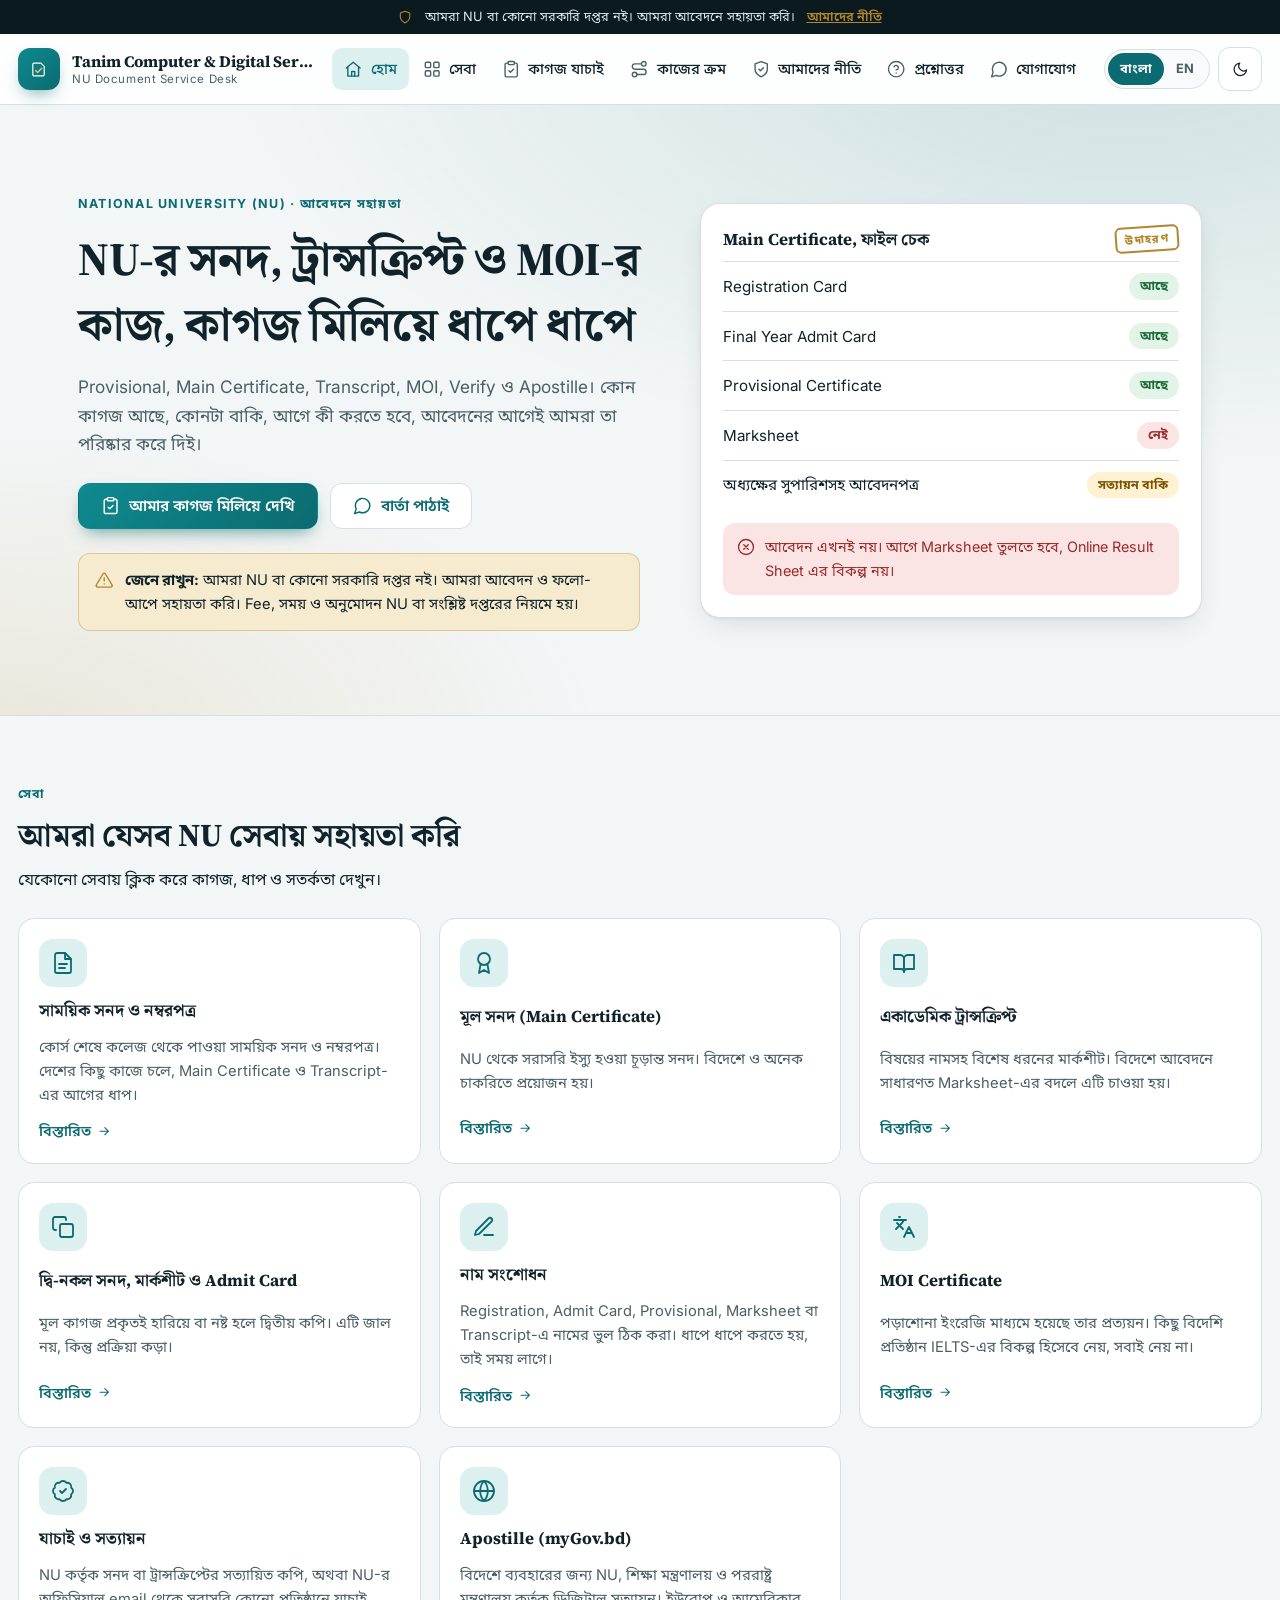
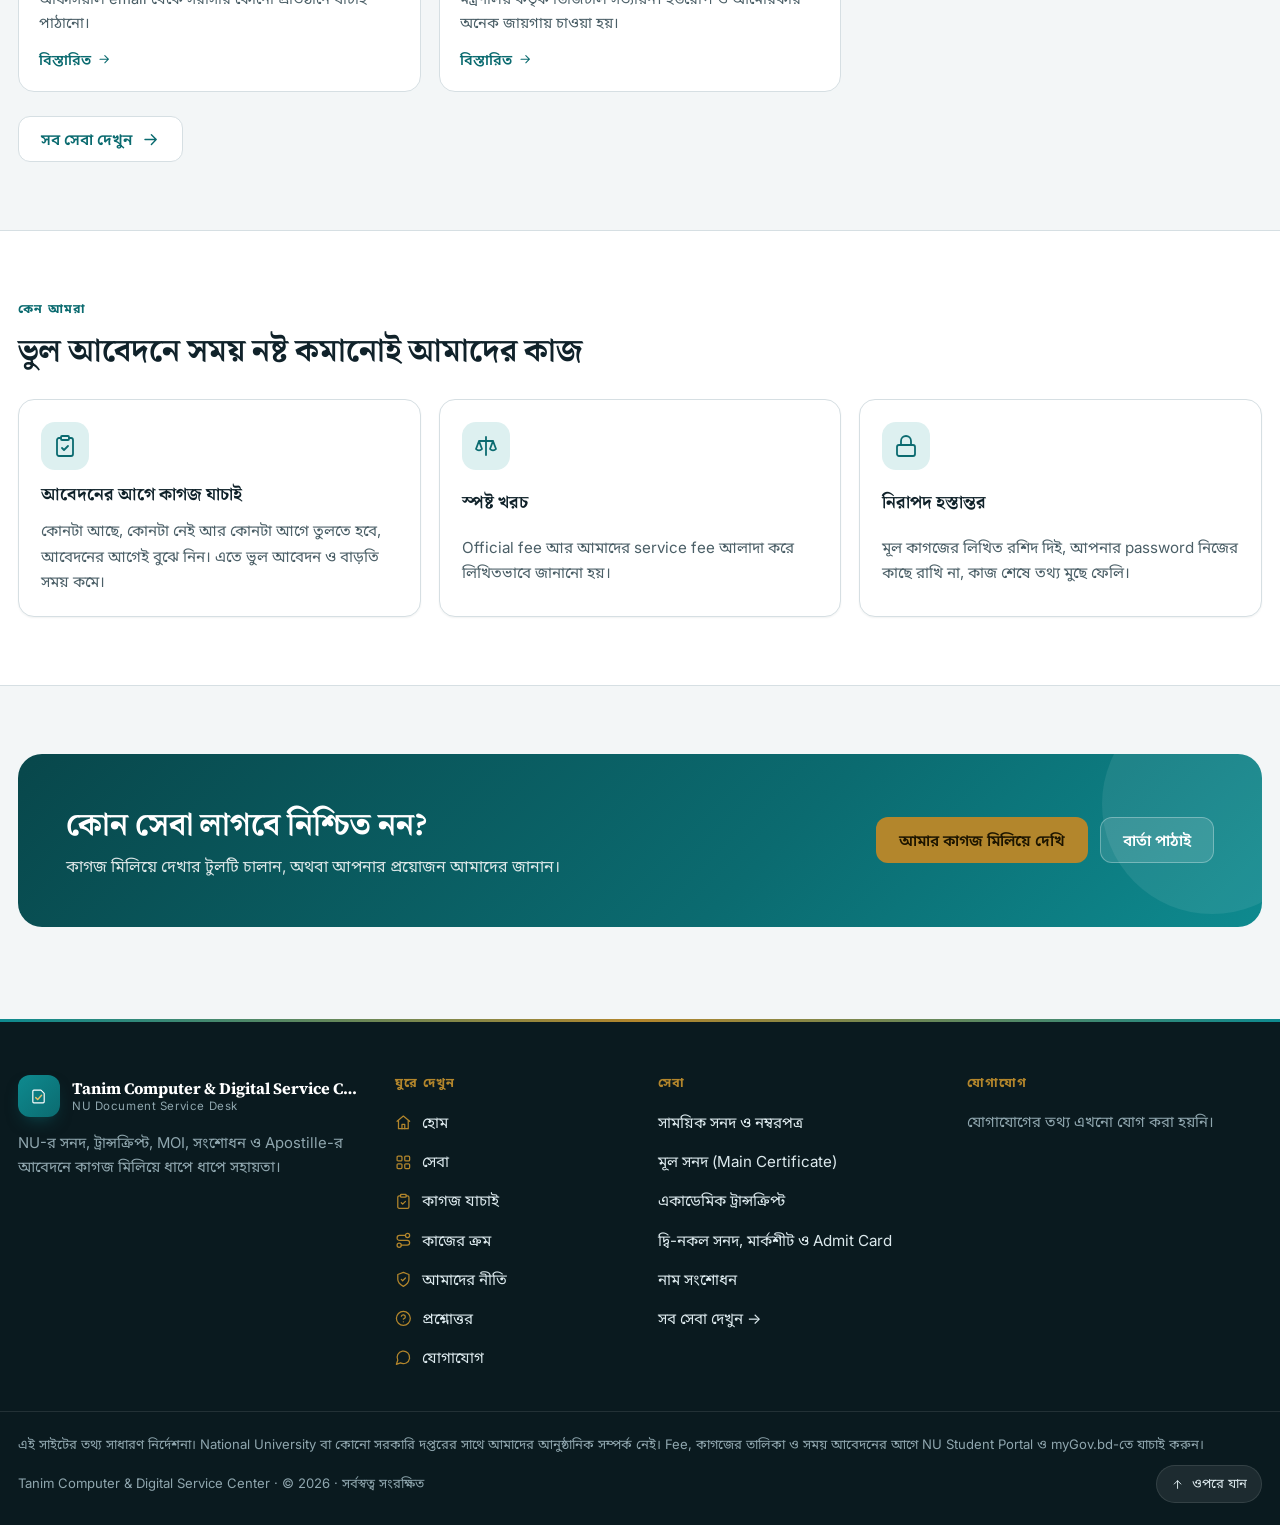
<file: index.html>
<!doctype html><html><head><meta charset=utf8><meta name=viewport content="width=device-width,initial-scale=1,viewport-fit=cover"><style>:root{color-scheme:light;box-sizing:border-box;padding-top:env(safe-area-inset-top,0px);padding-bottom:env(safe-area-inset-bottom,0px)}html{scroll-padding-top:env(safe-area-inset-top,0px)}body{margin:0;padding:0;font:14px -apple-system,BlinkMacSystemFont,sans-serif;background:#fff;color:#000}img{max-width:100%}[hidden]:not([hidden=until-found i]){display:none!important}</style></head><body>

<meta charset="utf-8">
<meta name="color-scheme" content="light dark">
<meta name="description" content="NU certificate, transcript, MOI, name correction, verification and Apostille application support.">
<meta name="claude:viewport-fit-sides" content="cover">
<title>Tanim Computer & Digital Service Center</title>
<link rel="icon" href="assets/img/favicon.svg" type="image/svg+xml">
<link rel="preconnect" href="https://fonts.googleapis.com">
<link rel="preconnect" href="https://fonts.gstatic.com" crossorigin>
<link rel="stylesheet" href="https://fonts.googleapis.com/css2?family=Inter:wght@400;500;600;700&family=Noto+Sans+Bengali:wght@400;500;600;700&family=Noto+Serif+Bengali:wght@600;700&family=Source+Serif+4:wght@600;700&display=swap">
<link rel="stylesheet" href="assets/css/tokens.css">
<link rel="stylesheet" href="assets/css/base.css">
<link rel="stylesheet" href="assets/css/layout.css">
<link rel="stylesheet" href="assets/css/components.css">
<link rel="stylesheet" href="assets/css/services.css">
<script>try{var d=document.documentElement,th=localStorage.getItem("nu-desk-theme"),l=localStorage.getItem("nu-desk-lang");if(th==="dark"||th==="light")d.setAttribute("data-theme",th);if(l==="en"||l==="bn")d.lang=l;}catch(e){}</script>

<div id="siteHeader"></div>
<main id="main" data-page="home">
<section class="hero"><div class="wrap">
<div><span class="eyebrow" data-i18n="home.eyebrow"></span>
<h1 data-i18n="home.h1"></h1><p class="lead" data-i18n="home.lead"></p>
<div class="cta-row"><a class="btn btn-primary" href="precheck.html"><span class="icon" data-icon="clipcheck"></span><span data-i18n="cta.precheck"></span></a>
<a class="btn btn-ghost" href="contact.html"><span class="icon" data-icon="message"></span><span data-i18n="cta.message"></span></a></div>
<div class="notice"><span class="icon" data-icon="alert"></span><p><strong data-i18n="home.noticeLabel"></strong> <span data-i18n="home.notice"></span></p></div></div>
<aside class="board" aria-hidden="true"><div class="board-head"><strong data-i18n="board.title"></strong><span class="stamp" data-i18n="board.example"></span></div>
<ul><li><span data-i18n="board.r1"></span><span class="pill ok"><span data-i18n="pill.have"></span></span></li><li><span data-i18n="board.r2"></span><span class="pill ok"><span data-i18n="pill.have"></span></span></li><li><span data-i18n="board.r3"></span><span class="pill ok"><span data-i18n="pill.have"></span></span></li><li><span data-i18n="board.r4"></span><span class="pill bad"><span data-i18n="pill.missing"></span></span></li><li><span data-i18n="board.r5"></span><span class="pill warn"><span data-i18n="pill.attest"></span></span></li></ul><div class="verdict"><span class="icon" data-icon="xcircle"></span><span data-i18n="board.verdict"></span></div></aside>
</div></section>
<section class="block"><div class="wrap wide"><div class="section-head"><span class="eyebrow" data-i18n="home.services.eyebrow"></span><h2 data-i18n="home.services.title"></h2><p data-i18n="home.services.sub"></p></div>
<div class="grid even" id="svcPreview"></div>
<div class="cta-row"><a class="btn btn-ghost" href="services.html"><span data-i18n="cta.viewAll"></span><span class="icon" data-icon="arrow"></span></a></div></div></section>
<section class="block alt"><div class="wrap wide"><div class="section-head"><span class="eyebrow" data-i18n="home.why.eyebrow"></span><h2 data-i18n="home.why.title"></h2></div>
<div class="grid even">
<div class="card feature"><span class="tile"><span class="icon" data-icon="clipcheck"></span></span><h3 data-i18n="home.f1.t"></h3><p data-i18n="home.f1.d"></p></div>
<div class="card feature"><span class="tile"><span class="icon" data-icon="scale"></span></span><h3 data-i18n="home.f2.t"></h3><p data-i18n="home.f2.d"></p></div>
<div class="card feature"><span class="tile"><span class="icon" data-icon="lock"></span></span><h3 data-i18n="home.f3.t"></h3><p data-i18n="home.f3.d"></p></div>
</div></div></section>
<section class="block"><div class="wrap wide"><div class="cta-band"><div><h2 data-i18n="home.cta.t"></h2><p data-i18n="home.cta.d"></p></div>
<div class="cta-row"><a class="btn btn-gold" href="precheck.html"><span data-i18n="cta.precheck"></span></a><a class="btn btn-ghost" href="contact.html"><span data-i18n="cta.message"></span></a></div></div></div></section>
</main>
<div id="siteFooter"></div>
<script src="assets/js/config.js" defer></script>
<script src="assets/js/icons.js" defer></script>
<script src="assets/js/locales/bn.js" defer></script>
<script src="assets/js/locales/en.js" defer></script>
<script src="assets/js/core.js" defer></script>
<script src="assets/js/data.js" defer></script>
<script src="assets/js/layout.js" defer></script>
<script src="assets/js/pages/home.js" defer></script>

</body></html>
</file>
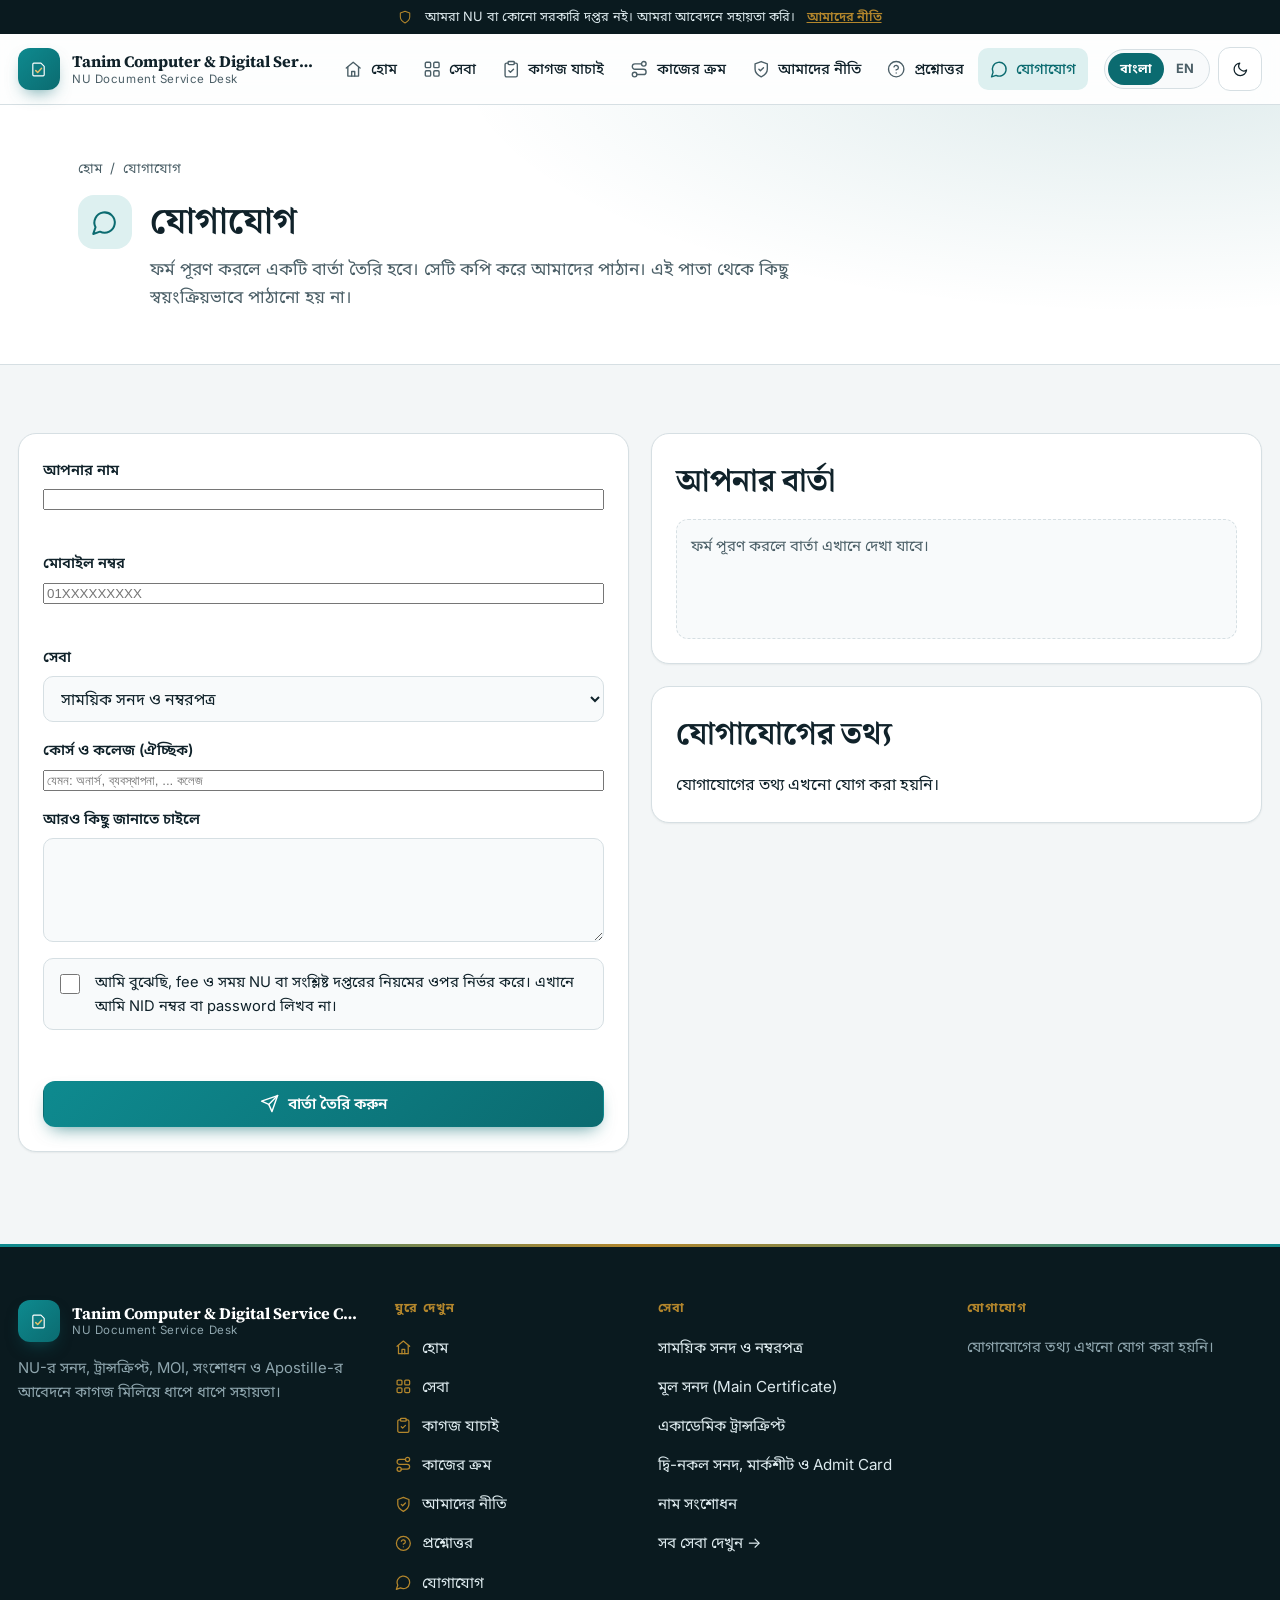
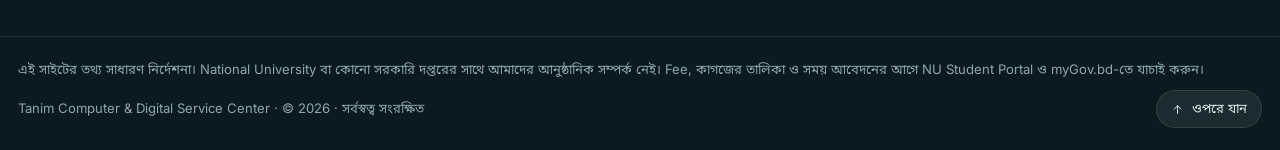
<file: contact.html>
<!doctype html>
<html lang="bn">
<head>
<meta charset="utf-8">
<meta name="viewport" content="width=device-width, initial-scale=1, viewport-fit=cover">
<meta name="color-scheme" content="light dark">
<meta name="description" content="NU certificate, transcript, MOI, name correction, verification and Apostille application support.">
<title>Tanim Computer & Digital Service Center</title>
<link rel="icon" href="assets/img/favicon.svg" type="image/svg+xml">
<link rel="preconnect" href="https://fonts.googleapis.com">
<link rel="preconnect" href="https://fonts.gstatic.com" crossorigin>
<link rel="stylesheet" href="https://fonts.googleapis.com/css2?family=Inter:wght@400;500;600;700&family=Noto+Sans+Bengali:wght@400;500;600;700&family=Noto+Serif+Bengali:wght@600;700&family=Source+Serif+4:wght@600;700&display=swap">
<link rel="stylesheet" href="assets/css/tokens.css">
<link rel="stylesheet" href="assets/css/base.css">
<link rel="stylesheet" href="assets/css/layout.css">
<link rel="stylesheet" href="assets/css/components.css">
<link rel="stylesheet" href="assets/css/services.css">
<script>try{var d=document.documentElement,th=localStorage.getItem("nu-desk-theme"),l=localStorage.getItem("nu-desk-lang");if(th==="dark"||th==="light")d.setAttribute("data-theme",th);if(l==="en"||l==="bn")d.lang=l;}catch(e){}</script>
</head>
<body>
<div id="siteHeader"></div>
<main id="main" data-page="contact">
<section class="page-hero"><div class="wrap">
<nav class="crumbs" aria-label="Breadcrumb"><a href="index.html" data-i18n="nav.home"></a><span aria-hidden="true">/</span><span data-i18n="nav.contact"></span></nav>
<div class="page-hero-row"><span class="badge-icon"><span class="icon" data-icon="message"></span></span>
<div><h1 data-i18n="contact.title"></h1><p class="lead" data-i18n="contact.sub"></p></div></div>
</div></section>
<section class="block"><div class="wrap wide"><div class="two">
<form class="panel" id="cForm" novalidate>
<div class="field"><label for="fName" data-i18n="f.name"></label><input id="fName" autocomplete="name"><span class="err" id="eName" role="alert"></span></div>
<div class="field"><label for="fPhone" data-i18n="f.phone"></label><input id="fPhone" inputmode="tel" autocomplete="tel" placeholder="01XXXXXXXXX"><span class="err" id="ePhone" role="alert"></span></div>
<div class="field"><label for="fService" data-i18n="f.service"></label><select id="fService"></select></div>
<div class="field"><label for="fCourse" data-i18n="f.course"></label><input id="fCourse" data-i18n-attr="placeholder:f.coursePh"></div>
<div class="field"><label for="fNote" data-i18n="f.note"></label><textarea id="fNote" rows="3"></textarea></div>
<label class="check"><input type="checkbox" id="fConsent"><span data-i18n="f.consent"></span></label><span class="err" id="eConsent" role="alert"></span>
<button class="btn btn-primary" type="submit"><span class="icon" data-icon="send"></span><span data-i18n="f.submit"></span></button></form>
<div style="display:grid;gap:22px;align-content:start"><div class="panel"><h2 data-i18n="msg.title"></h2><div class="out" id="out"></div></div>
<div class="panel"><h2 data-i18n="info.title"></h2><ul class="contact-list" id="infoList"></ul></div></div>
</div></div></section>
</main>
<div id="siteFooter"></div>
<script src="assets/js/config.js" defer></script>
<script src="assets/js/icons.js" defer></script>
<script src="assets/js/locales/bn.js" defer></script>
<script src="assets/js/locales/en.js" defer></script>
<script src="assets/js/core.js" defer></script>
<script src="assets/js/data.js" defer></script>
<script src="assets/js/layout.js" defer></script>
<script src="assets/js/pages/contact.js" defer></script>
</body>
</html>
</file>
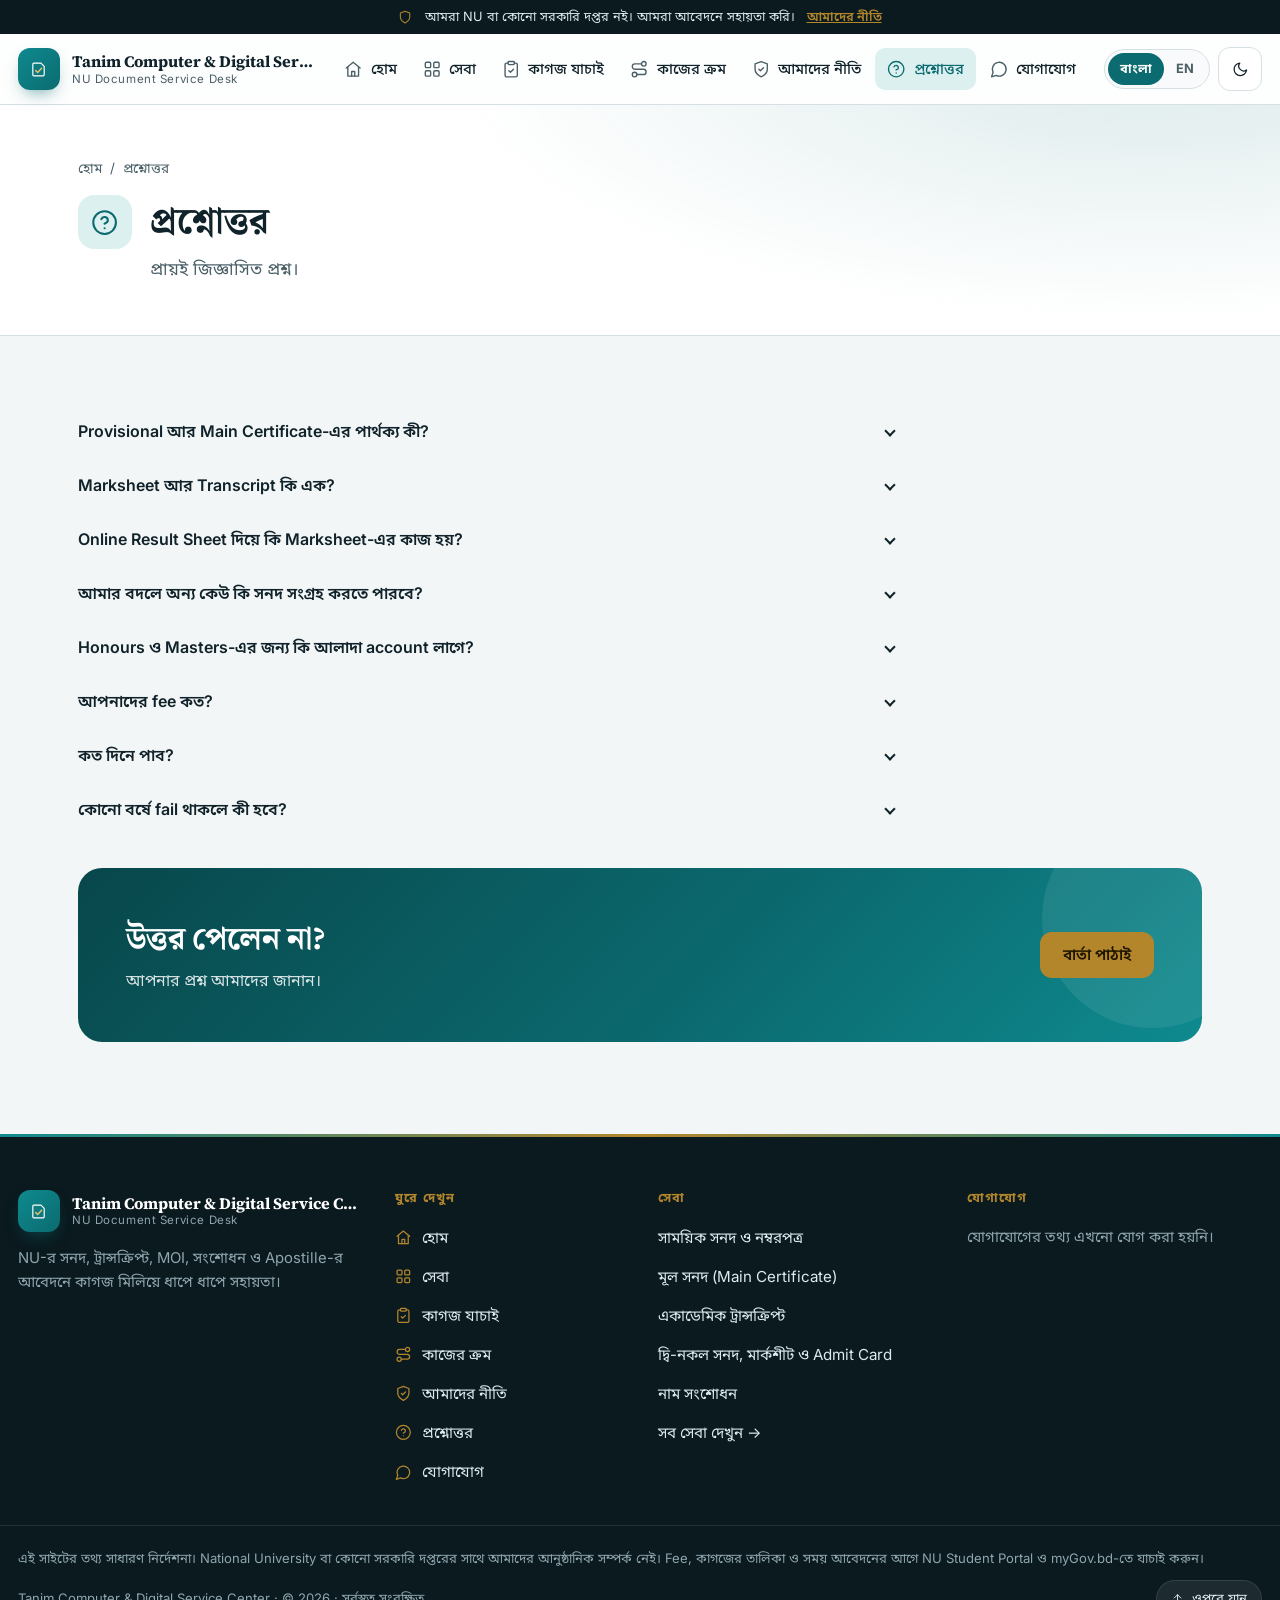
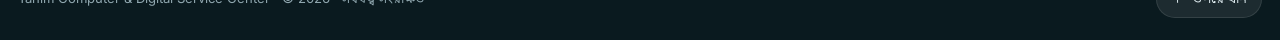
<file: faq.html>
<!doctype html>
<html lang="bn">
<head>
<meta charset="utf-8">
<meta name="viewport" content="width=device-width, initial-scale=1, viewport-fit=cover">
<meta name="color-scheme" content="light dark">
<meta name="description" content="NU certificate, transcript, MOI, name correction, verification and Apostille application support.">
<title>Tanim Computer & Digital Service Center</title>
<link rel="icon" href="assets/img/favicon.svg" type="image/svg+xml">
<link rel="preconnect" href="https://fonts.googleapis.com">
<link rel="preconnect" href="https://fonts.gstatic.com" crossorigin>
<link rel="stylesheet" href="https://fonts.googleapis.com/css2?family=Inter:wght@400;500;600;700&family=Noto+Sans+Bengali:wght@400;500;600;700&family=Noto+Serif+Bengali:wght@600;700&family=Source+Serif+4:wght@600;700&display=swap">
<link rel="stylesheet" href="assets/css/tokens.css">
<link rel="stylesheet" href="assets/css/base.css">
<link rel="stylesheet" href="assets/css/layout.css">
<link rel="stylesheet" href="assets/css/components.css">
<link rel="stylesheet" href="assets/css/services.css">
<script>try{var d=document.documentElement,th=localStorage.getItem("nu-desk-theme"),l=localStorage.getItem("nu-desk-lang");if(th==="dark"||th==="light")d.setAttribute("data-theme",th);if(l==="en"||l==="bn")d.lang=l;}catch(e){}</script>
</head>
<body>
<div id="siteHeader"></div>
<main id="main" data-page="faq">
<section class="page-hero"><div class="wrap">
<nav class="crumbs" aria-label="Breadcrumb"><a href="index.html" data-i18n="nav.home"></a><span aria-hidden="true">/</span><span data-i18n="nav.faq"></span></nav>
<div class="page-hero-row"><span class="badge-icon"><span class="icon" data-icon="help"></span></span>
<div><h1 data-i18n="faq.title"></h1><p class="lead" data-i18n="faq.sub"></p></div></div>
</div></section>
<section class="block"><div class="wrap"><div id="faqList"></div>
<div class="cta-band" style="margin-top:32px"><div><h2 data-i18n="faq.more.t"></h2><p data-i18n="faq.more.d"></p></div>
<div class="cta-row"><a class="btn btn-gold" href="contact.html"><span data-i18n="cta.message"></span></a></div></div></div></section>
</main>
<div id="siteFooter"></div>
<script src="assets/js/config.js" defer></script>
<script src="assets/js/icons.js" defer></script>
<script src="assets/js/locales/bn.js" defer></script>
<script src="assets/js/locales/en.js" defer></script>
<script src="assets/js/core.js" defer></script>
<script src="assets/js/data.js" defer></script>
<script src="assets/js/layout.js" defer></script>
<script src="assets/js/pages/faq.js" defer></script>
</body>
</html>
</file>
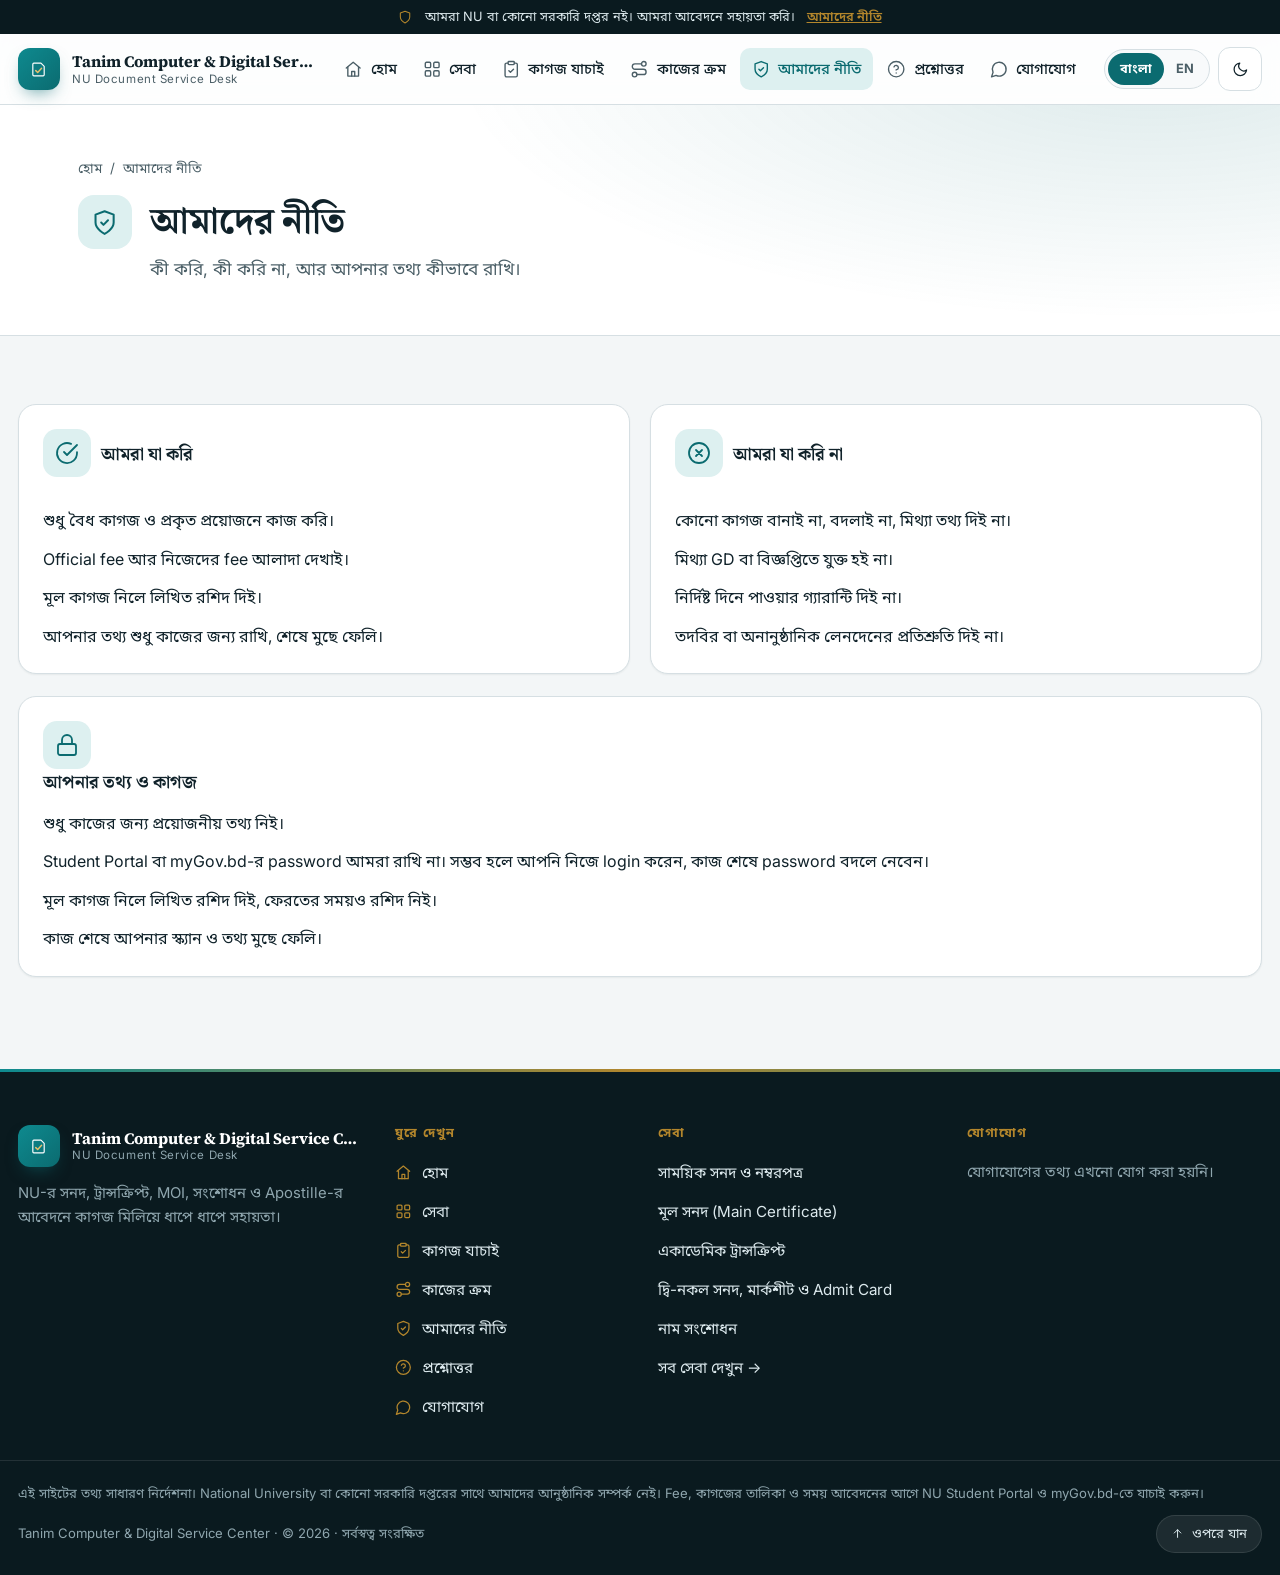
<file: policy.html>
<!doctype html>
<html lang="bn">
<head>
<meta charset="utf-8">
<meta name="viewport" content="width=device-width, initial-scale=1, viewport-fit=cover">
<meta name="color-scheme" content="light dark">
<meta name="description" content="NU certificate, transcript, MOI, name correction, verification and Apostille application support.">
<title>Tanim Computer & Digital Service Center</title>
<link rel="icon" href="assets/img/favicon.svg" type="image/svg+xml">
<link rel="preconnect" href="https://fonts.googleapis.com">
<link rel="preconnect" href="https://fonts.gstatic.com" crossorigin>
<link rel="stylesheet" href="https://fonts.googleapis.com/css2?family=Inter:wght@400;500;600;700&family=Noto+Sans+Bengali:wght@400;500;600;700&family=Noto+Serif+Bengali:wght@600;700&family=Source+Serif+4:wght@600;700&display=swap">
<link rel="stylesheet" href="assets/css/tokens.css">
<link rel="stylesheet" href="assets/css/base.css">
<link rel="stylesheet" href="assets/css/layout.css">
<link rel="stylesheet" href="assets/css/components.css">
<link rel="stylesheet" href="assets/css/services.css">
<script>try{var d=document.documentElement,th=localStorage.getItem("nu-desk-theme"),l=localStorage.getItem("nu-desk-lang");if(th==="dark"||th==="light")d.setAttribute("data-theme",th);if(l==="en"||l==="bn")d.lang=l;}catch(e){}</script>
</head>
<body>
<div id="siteHeader"></div>
<main id="main" data-page="policy">
<section class="page-hero"><div class="wrap">
<nav class="crumbs" aria-label="Breadcrumb"><a href="index.html" data-i18n="nav.home"></a><span aria-hidden="true">/</span><span data-i18n="nav.policy"></span></nav>
<div class="page-hero-row"><span class="badge-icon"><span class="icon" data-icon="shieldcheck"></span></span>
<div><h1 data-i18n="policy.title"></h1><p class="lead" data-i18n="policy.sub"></p></div></div>
</div></section>
<section class="block"><div class="wrap wide"><div class="promise">
<div class="panel"><h3><span class="tile"><span class="icon" data-icon="checkcircle"></span></span><span data-i18n="policy.yes.t"></span></h3><ul class="plist yes"><li data-i18n="policy.p1"></li><li data-i18n="policy.p2"></li><li data-i18n="policy.p3"></li><li data-i18n="policy.p4"></li></ul></div>
<div class="panel"><h3><span class="tile"><span class="icon" data-icon="xcircle"></span></span><span data-i18n="policy.no.t"></span></h3><ul class="plist no"><li data-i18n="policy.n1"></li><li data-i18n="policy.n2"></li><li data-i18n="policy.n3"></li><li data-i18n="policy.n4"></li></ul></div>
</div><div class="panel" style="margin-top:22px"><h3><span class="tile"><span class="icon" data-icon="lock"></span></span><span data-i18n="policy.data.t"></span></h3><ul class="plist data"><li data-i18n="policy.d1"></li><li data-i18n="policy.d2"></li><li data-i18n="policy.d3"></li><li data-i18n="policy.d4"></li></ul></div>
</div></section>
</main>
<div id="siteFooter"></div>
<script src="assets/js/config.js" defer></script>
<script src="assets/js/icons.js" defer></script>
<script src="assets/js/locales/bn.js" defer></script>
<script src="assets/js/locales/en.js" defer></script>
<script src="assets/js/core.js" defer></script>
<script src="assets/js/data.js" defer></script>
<script src="assets/js/layout.js" defer></script>
</body>
</html>
</file>
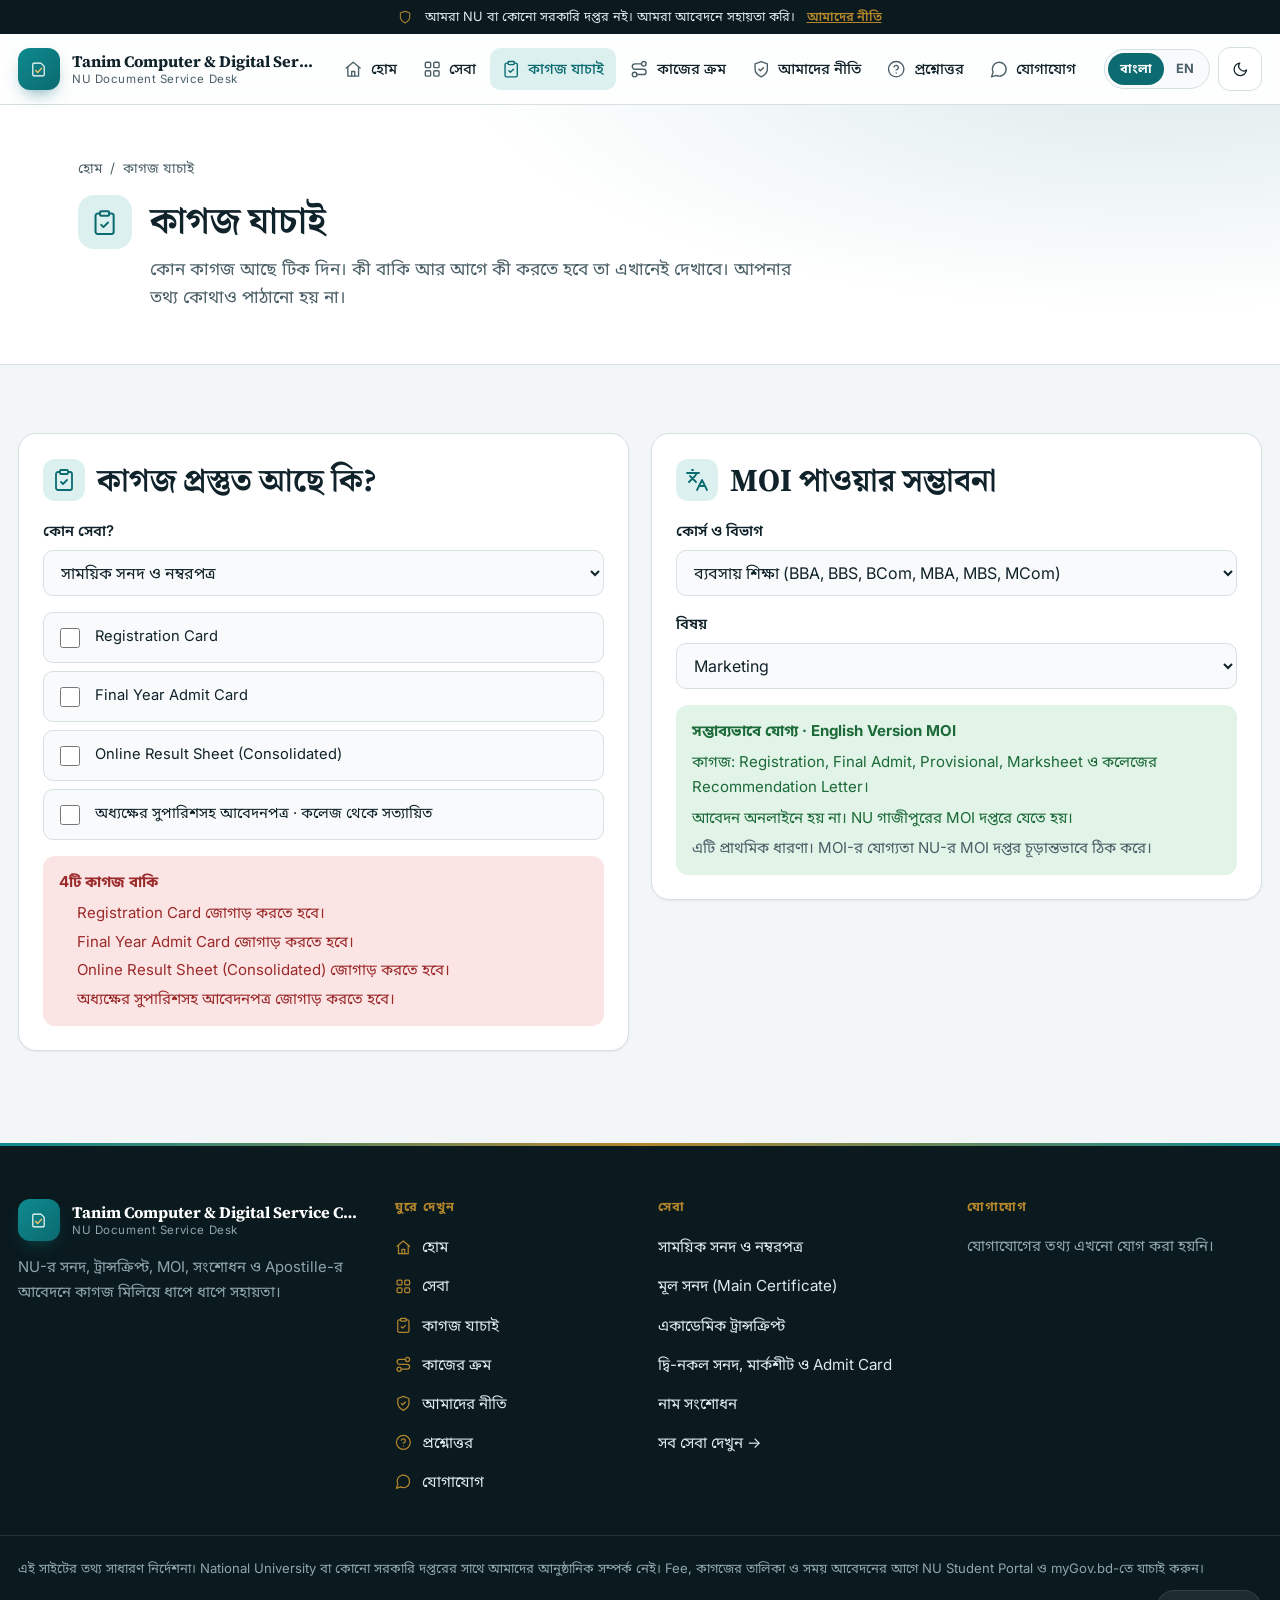
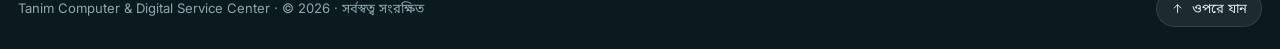
<file: precheck.html>
<!doctype html>
<html lang="bn">
<head>
<meta charset="utf-8">
<meta name="viewport" content="width=device-width, initial-scale=1, viewport-fit=cover">
<meta name="color-scheme" content="light dark">
<meta name="description" content="NU certificate, transcript, MOI, name correction, verification and Apostille application support.">
<title>Tanim Computer & Digital Service Center</title>
<link rel="icon" href="assets/img/favicon.svg" type="image/svg+xml">
<link rel="preconnect" href="https://fonts.googleapis.com">
<link rel="preconnect" href="https://fonts.gstatic.com" crossorigin>
<link rel="stylesheet" href="https://fonts.googleapis.com/css2?family=Inter:wght@400;500;600;700&family=Noto+Sans+Bengali:wght@400;500;600;700&family=Noto+Serif+Bengali:wght@600;700&family=Source+Serif+4:wght@600;700&display=swap">
<link rel="stylesheet" href="assets/css/tokens.css">
<link rel="stylesheet" href="assets/css/base.css">
<link rel="stylesheet" href="assets/css/layout.css">
<link rel="stylesheet" href="assets/css/components.css">
<link rel="stylesheet" href="assets/css/services.css">
<script>try{var d=document.documentElement,th=localStorage.getItem("nu-desk-theme"),l=localStorage.getItem("nu-desk-lang");if(th==="dark"||th==="light")d.setAttribute("data-theme",th);if(l==="en"||l==="bn")d.lang=l;}catch(e){}</script>
</head>
<body>
<div id="siteHeader"></div>
<main id="main" data-page="precheck">
<section class="page-hero"><div class="wrap">
<nav class="crumbs" aria-label="Breadcrumb"><a href="index.html" data-i18n="nav.home"></a><span aria-hidden="true">/</span><span data-i18n="nav.precheck"></span></nav>
<div class="page-hero-row"><span class="badge-icon"><span class="icon" data-icon="clipcheck"></span></span>
<div><h1 data-i18n="precheck.title"></h1><p class="lead" data-i18n="precheck.sub"></p></div></div>
</div></section>
<section class="block"><div class="wrap wide"><div class="two">
<div class="panel"><div class="panel-title"><span class="tile"><span class="icon" data-icon="clipcheck"></span></span><h2 data-i18n="pc.docs.title"></h2></div>
<div class="field"><label for="pcService" data-i18n="pc.service"></label><select id="pcService"></select></div>
<div class="checks" id="pcChecks"></div><div id="pcResult" class="result" aria-live="polite"></div></div>
<div class="panel"><div class="panel-title"><span class="tile"><span class="icon" data-icon="languages"></span></span><h2 data-i18n="moi.title"></h2></div>
<div class="field"><label for="moiGroup" data-i18n="moi.group"></label><select id="moiGroup"></select></div>
<div class="field"><label for="moiSub" data-i18n="moi.subject"></label><select id="moiSub"></select></div>
<div id="moiResult" class="result" aria-live="polite"></div></div>
</div></div></section>
</main>
<div id="siteFooter"></div>
<script src="assets/js/config.js" defer></script>
<script src="assets/js/icons.js" defer></script>
<script src="assets/js/locales/bn.js" defer></script>
<script src="assets/js/locales/en.js" defer></script>
<script src="assets/js/core.js" defer></script>
<script src="assets/js/data.js" defer></script>
<script src="assets/js/layout.js" defer></script>
<script src="assets/js/pages/precheck.js" defer></script>
</body>
</html>
</file>
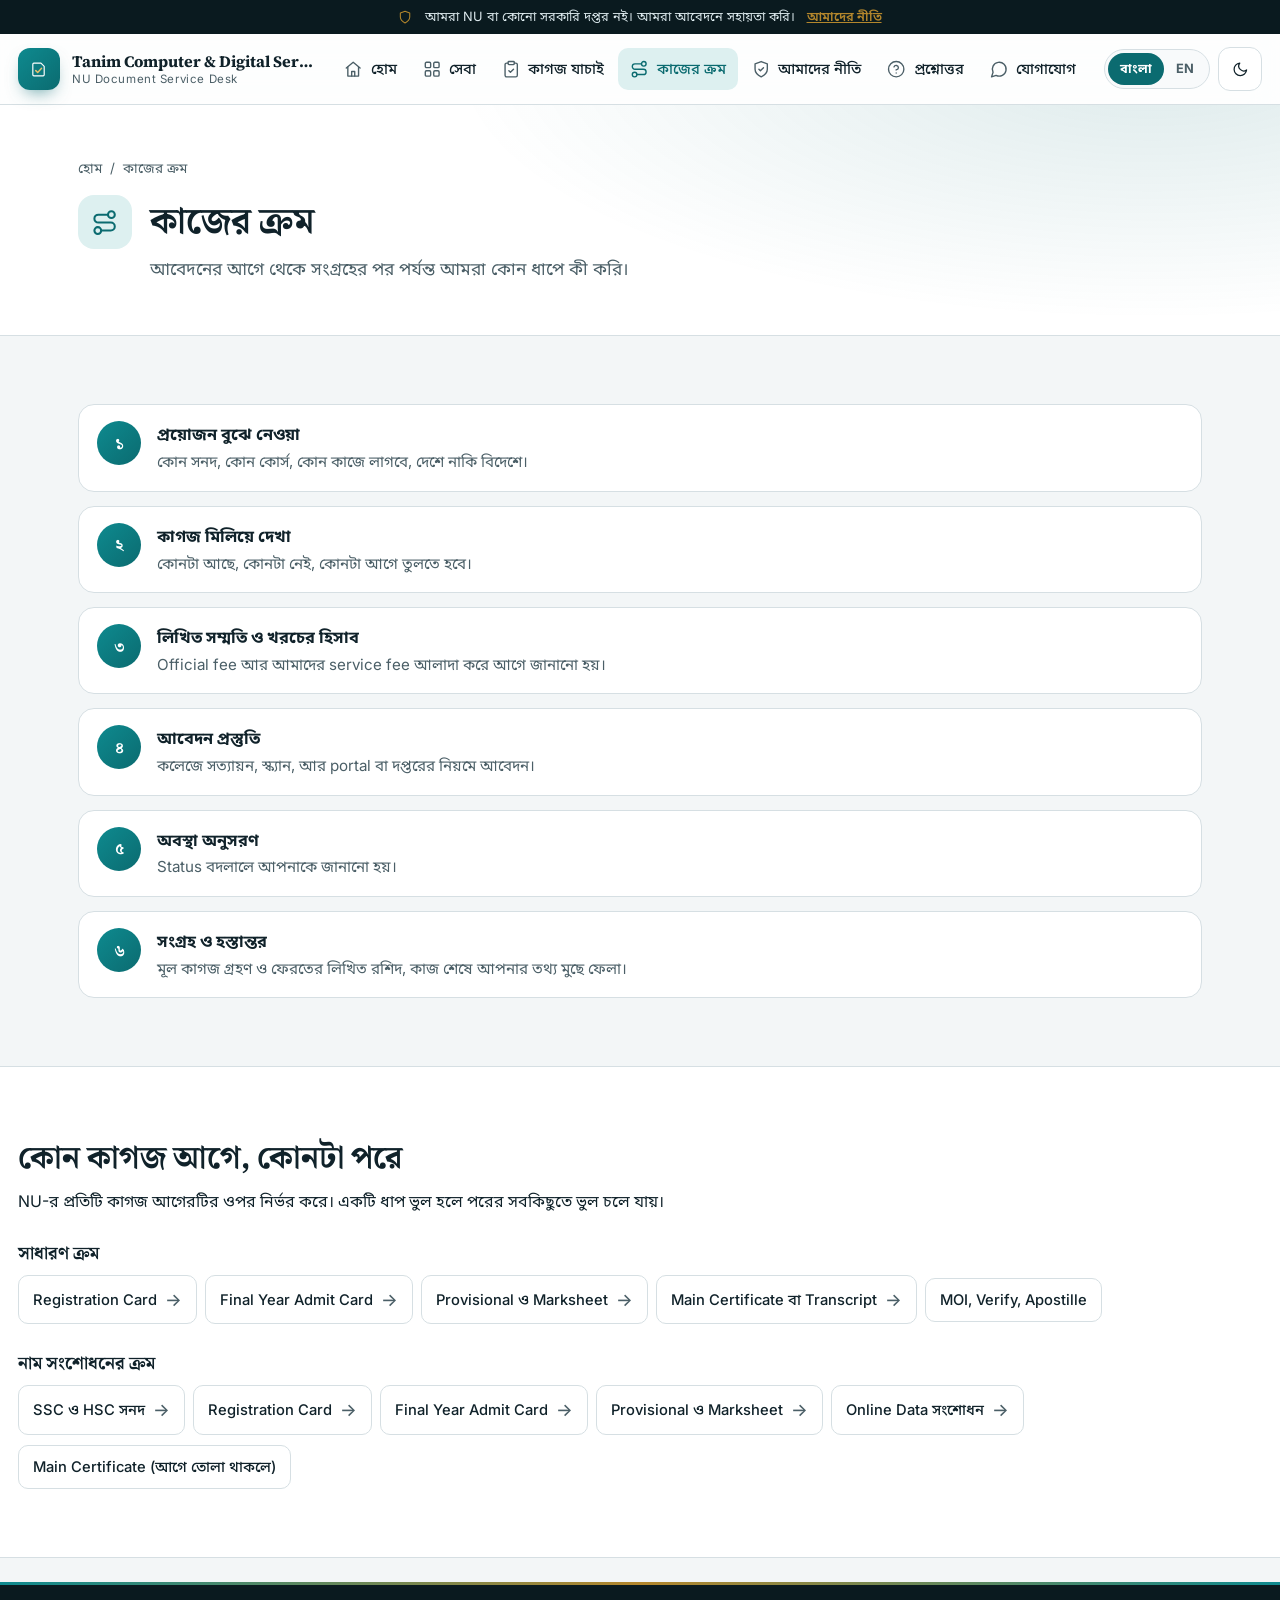
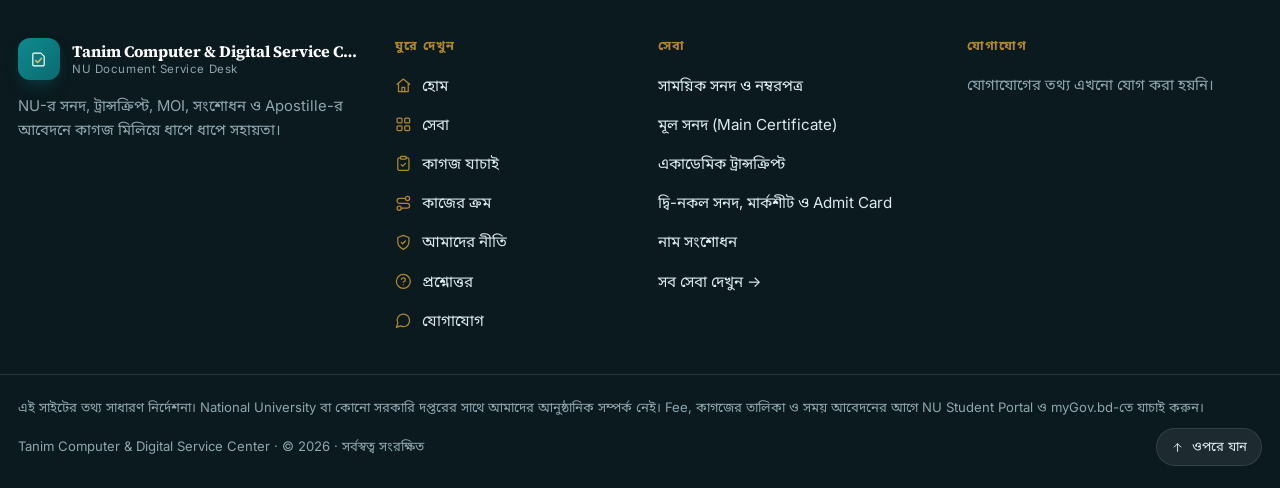
<file: process.html>
<!doctype html>
<html lang="bn">
<head>
<meta charset="utf-8">
<meta name="viewport" content="width=device-width, initial-scale=1, viewport-fit=cover">
<meta name="color-scheme" content="light dark">
<meta name="description" content="NU certificate, transcript, MOI, name correction, verification and Apostille application support.">
<title>Tanim Computer & Digital Service Center</title>
<link rel="icon" href="assets/img/favicon.svg" type="image/svg+xml">
<link rel="preconnect" href="https://fonts.googleapis.com">
<link rel="preconnect" href="https://fonts.gstatic.com" crossorigin>
<link rel="stylesheet" href="https://fonts.googleapis.com/css2?family=Inter:wght@400;500;600;700&family=Noto+Sans+Bengali:wght@400;500;600;700&family=Noto+Serif+Bengali:wght@600;700&family=Source+Serif+4:wght@600;700&display=swap">
<link rel="stylesheet" href="assets/css/tokens.css">
<link rel="stylesheet" href="assets/css/base.css">
<link rel="stylesheet" href="assets/css/layout.css">
<link rel="stylesheet" href="assets/css/components.css">
<link rel="stylesheet" href="assets/css/services.css">
<script>try{var d=document.documentElement,th=localStorage.getItem("nu-desk-theme"),l=localStorage.getItem("nu-desk-lang");if(th==="dark"||th==="light")d.setAttribute("data-theme",th);if(l==="en"||l==="bn")d.lang=l;}catch(e){}</script>
</head>
<body>
<div id="siteHeader"></div>
<main id="main" data-page="process">
<section class="page-hero"><div class="wrap">
<nav class="crumbs" aria-label="Breadcrumb"><a href="index.html" data-i18n="nav.home"></a><span aria-hidden="true">/</span><span data-i18n="nav.process"></span></nav>
<div class="page-hero-row"><span class="badge-icon"><span class="icon" data-icon="route"></span></span>
<div><h1 data-i18n="process.title"></h1><p class="lead" data-i18n="process.sub"></p></div></div>
</div></section>
<section class="block"><div class="wrap"><ol class="steps"><li><div><strong data-i18n="process.s1.t"></strong><span data-i18n="process.s1.d"></span></div></li><li><div><strong data-i18n="process.s2.t"></strong><span data-i18n="process.s2.d"></span></div></li><li><div><strong data-i18n="process.s3.t"></strong><span data-i18n="process.s3.d"></span></div></li><li><div><strong data-i18n="process.s4.t"></strong><span data-i18n="process.s4.d"></span></div></li><li><div><strong data-i18n="process.s5.t"></strong><span data-i18n="process.s5.d"></span></div></li><li><div><strong data-i18n="process.s6.t"></strong><span data-i18n="process.s6.d"></span></div></li></ol></div></section>
<section class="block alt"><div class="wrap wide"><div class="section-head"><h2 data-i18n="process.order.title"></h2><p data-i18n="process.order.sub"></p></div>
<div class="chain-block"><h3 data-i18n="chain.normal"></h3><ul class="chain" id="chainNormal"></ul></div>
<div class="chain-block"><h3 data-i18n="chain.name"></h3><ul class="chain" id="chainName"></ul></div></div></section>
</main>
<div id="siteFooter"></div>
<script src="assets/js/config.js" defer></script>
<script src="assets/js/icons.js" defer></script>
<script src="assets/js/locales/bn.js" defer></script>
<script src="assets/js/locales/en.js" defer></script>
<script src="assets/js/core.js" defer></script>
<script src="assets/js/data.js" defer></script>
<script src="assets/js/layout.js" defer></script>
<script src="assets/js/pages/process.js" defer></script>
</body>
</html>
</file>
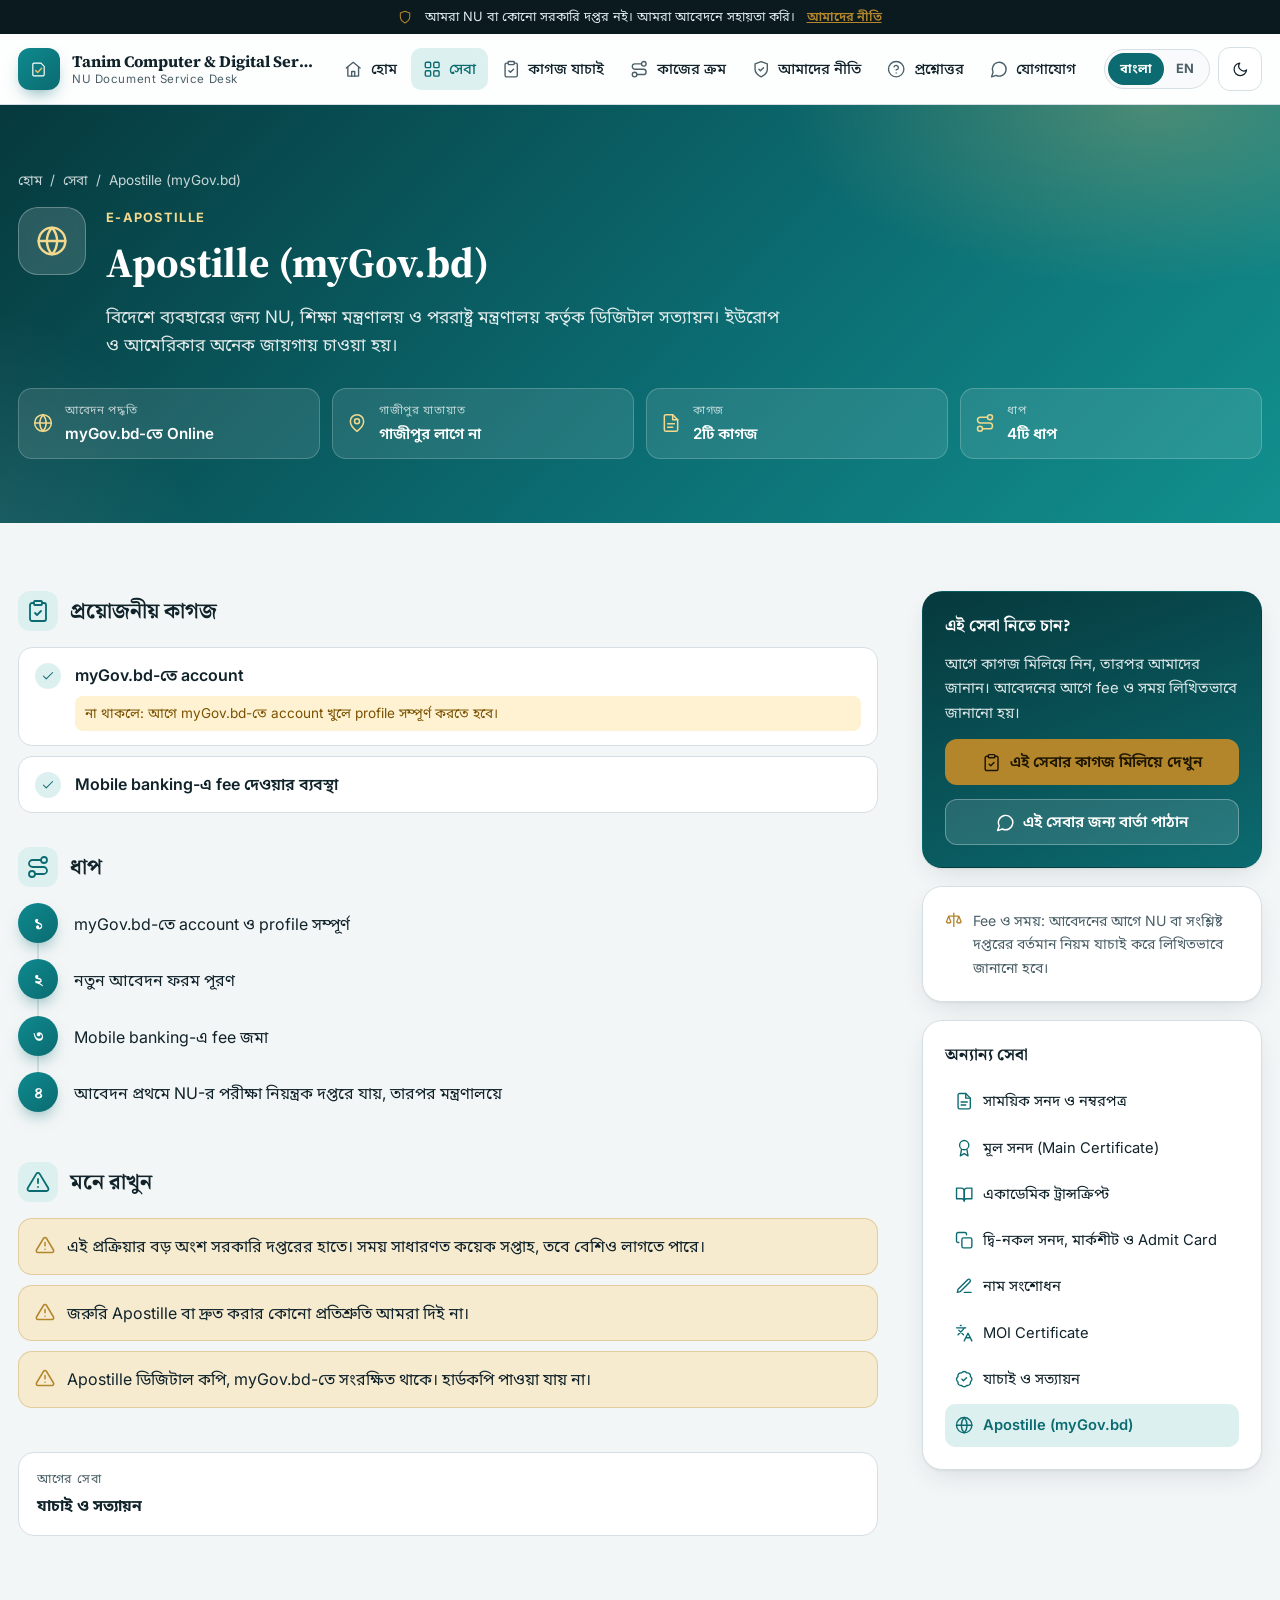
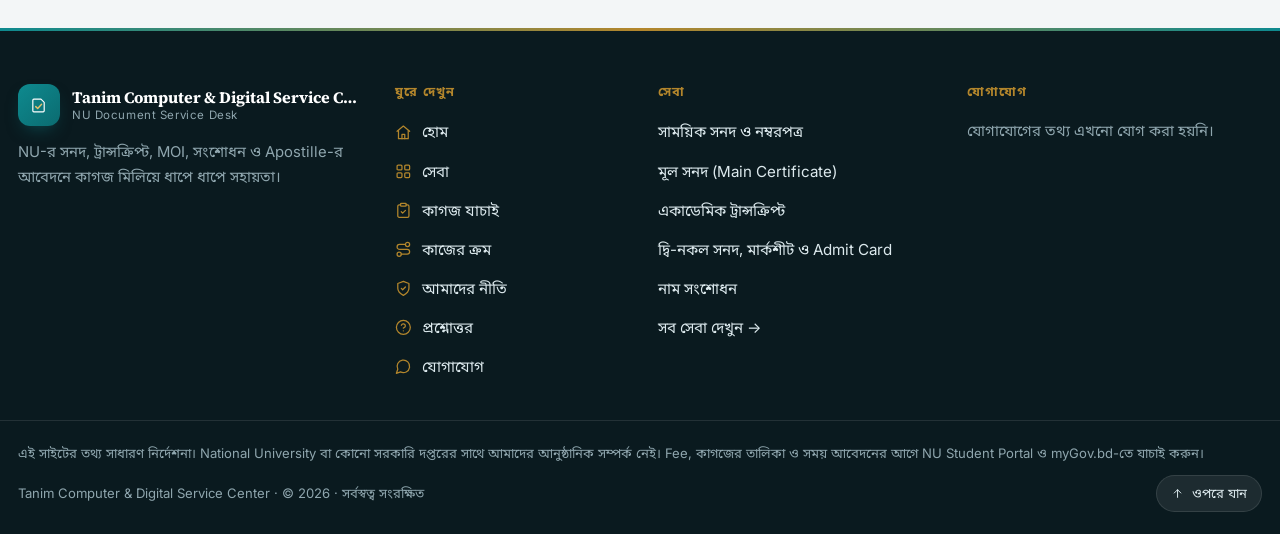
<file: service-apostille.html>
<!doctype html>
<html lang="bn">
<head>
<meta charset="utf-8">
<meta name="viewport" content="width=device-width, initial-scale=1, viewport-fit=cover">
<meta name="color-scheme" content="light dark">
<meta name="description" content="NU certificate, transcript, MOI, name correction, verification and Apostille application support.">
<title>Tanim Computer & Digital Service Center</title>
<link rel="icon" href="assets/img/favicon.svg" type="image/svg+xml">
<link rel="preconnect" href="https://fonts.googleapis.com">
<link rel="preconnect" href="https://fonts.gstatic.com" crossorigin>
<link rel="stylesheet" href="https://fonts.googleapis.com/css2?family=Inter:wght@400;500;600;700&family=Noto+Sans+Bengali:wght@400;500;600;700&family=Noto+Serif+Bengali:wght@600;700&family=Source+Serif+4:wght@600;700&display=swap">
<link rel="stylesheet" href="assets/css/tokens.css">
<link rel="stylesheet" href="assets/css/base.css">
<link rel="stylesheet" href="assets/css/layout.css">
<link rel="stylesheet" href="assets/css/components.css">
<link rel="stylesheet" href="assets/css/services.css">
<script>try{var d=document.documentElement,th=localStorage.getItem("nu-desk-theme"),l=localStorage.getItem("nu-desk-lang");if(th==="dark"||th==="light")d.setAttribute("data-theme",th);if(l==="en"||l==="bn")d.lang=l;}catch(e){}</script>
</head>
<body>
<div id="siteHeader"></div>
<main id="main" data-page="services" data-service="apostille">
<section class="svc-hero"><div class="wrap wide">
<nav class="crumbs" aria-label="Breadcrumb"><a href="index.html" data-i18n="nav.home"></a><span aria-hidden="true">/</span><a href="services.html" data-i18n="nav.services"></a><span aria-hidden="true">/</span><span id="crumbName"></span></nav>
<div id="sdHero"></div></div></section>
<section class="block"><div class="wrap wide"><div class="sd-layout"><div class="sd-main" id="sdMain"></div><aside class="sd-aside" id="sdAside"></aside></div></div></section>
</main>
<div id="siteFooter"></div>
<script src="assets/js/config.js" defer></script>
<script src="assets/js/icons.js" defer></script>
<script src="assets/js/locales/bn.js" defer></script>
<script src="assets/js/locales/en.js" defer></script>
<script src="assets/js/core.js" defer></script>
<script src="assets/js/data.js" defer></script>
<script src="assets/js/layout.js" defer></script>
<script src="assets/js/pages/service-detail.js" defer></script>
</body>
</html>
</file>
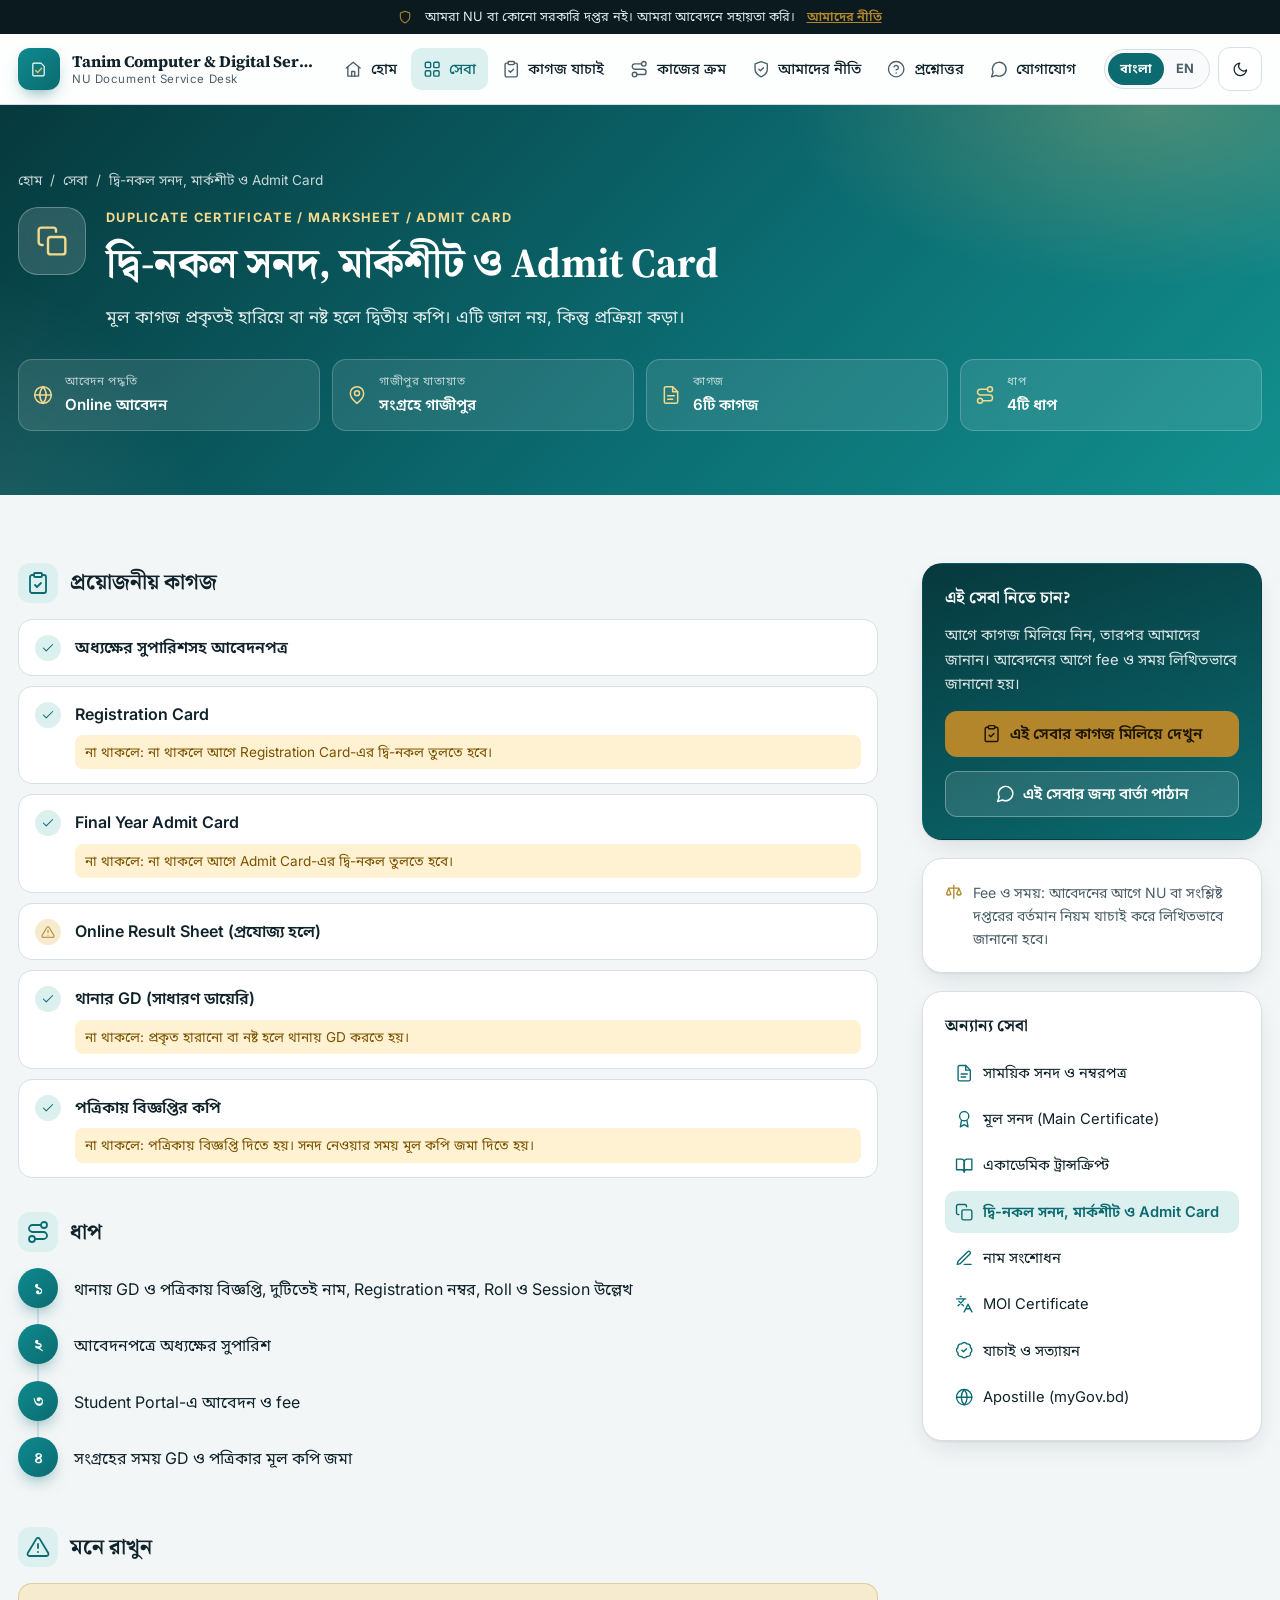
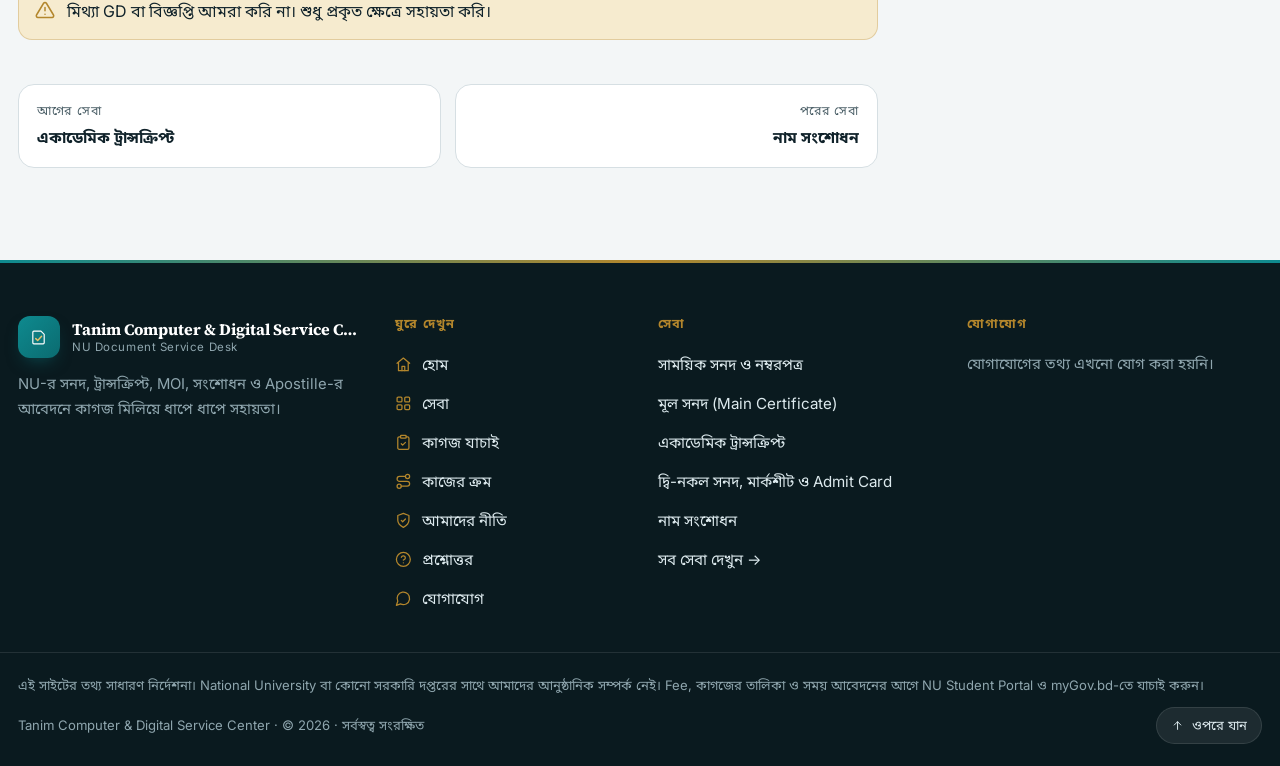
<file: service-duplicate.html>
<!doctype html>
<html lang="bn">
<head>
<meta charset="utf-8">
<meta name="viewport" content="width=device-width, initial-scale=1, viewport-fit=cover">
<meta name="color-scheme" content="light dark">
<meta name="description" content="NU certificate, transcript, MOI, name correction, verification and Apostille application support.">
<title>Tanim Computer & Digital Service Center</title>
<link rel="icon" href="assets/img/favicon.svg" type="image/svg+xml">
<link rel="preconnect" href="https://fonts.googleapis.com">
<link rel="preconnect" href="https://fonts.gstatic.com" crossorigin>
<link rel="stylesheet" href="https://fonts.googleapis.com/css2?family=Inter:wght@400;500;600;700&family=Noto+Sans+Bengali:wght@400;500;600;700&family=Noto+Serif+Bengali:wght@600;700&family=Source+Serif+4:wght@600;700&display=swap">
<link rel="stylesheet" href="assets/css/tokens.css">
<link rel="stylesheet" href="assets/css/base.css">
<link rel="stylesheet" href="assets/css/layout.css">
<link rel="stylesheet" href="assets/css/components.css">
<link rel="stylesheet" href="assets/css/services.css">
<script>try{var d=document.documentElement,th=localStorage.getItem("nu-desk-theme"),l=localStorage.getItem("nu-desk-lang");if(th==="dark"||th==="light")d.setAttribute("data-theme",th);if(l==="en"||l==="bn")d.lang=l;}catch(e){}</script>
</head>
<body>
<div id="siteHeader"></div>
<main id="main" data-page="services" data-service="duplicate">
<section class="svc-hero"><div class="wrap wide">
<nav class="crumbs" aria-label="Breadcrumb"><a href="index.html" data-i18n="nav.home"></a><span aria-hidden="true">/</span><a href="services.html" data-i18n="nav.services"></a><span aria-hidden="true">/</span><span id="crumbName"></span></nav>
<div id="sdHero"></div></div></section>
<section class="block"><div class="wrap wide"><div class="sd-layout"><div class="sd-main" id="sdMain"></div><aside class="sd-aside" id="sdAside"></aside></div></div></section>
</main>
<div id="siteFooter"></div>
<script src="assets/js/config.js" defer></script>
<script src="assets/js/icons.js" defer></script>
<script src="assets/js/locales/bn.js" defer></script>
<script src="assets/js/locales/en.js" defer></script>
<script src="assets/js/core.js" defer></script>
<script src="assets/js/data.js" defer></script>
<script src="assets/js/layout.js" defer></script>
<script src="assets/js/pages/service-detail.js" defer></script>
</body>
</html>
</file>
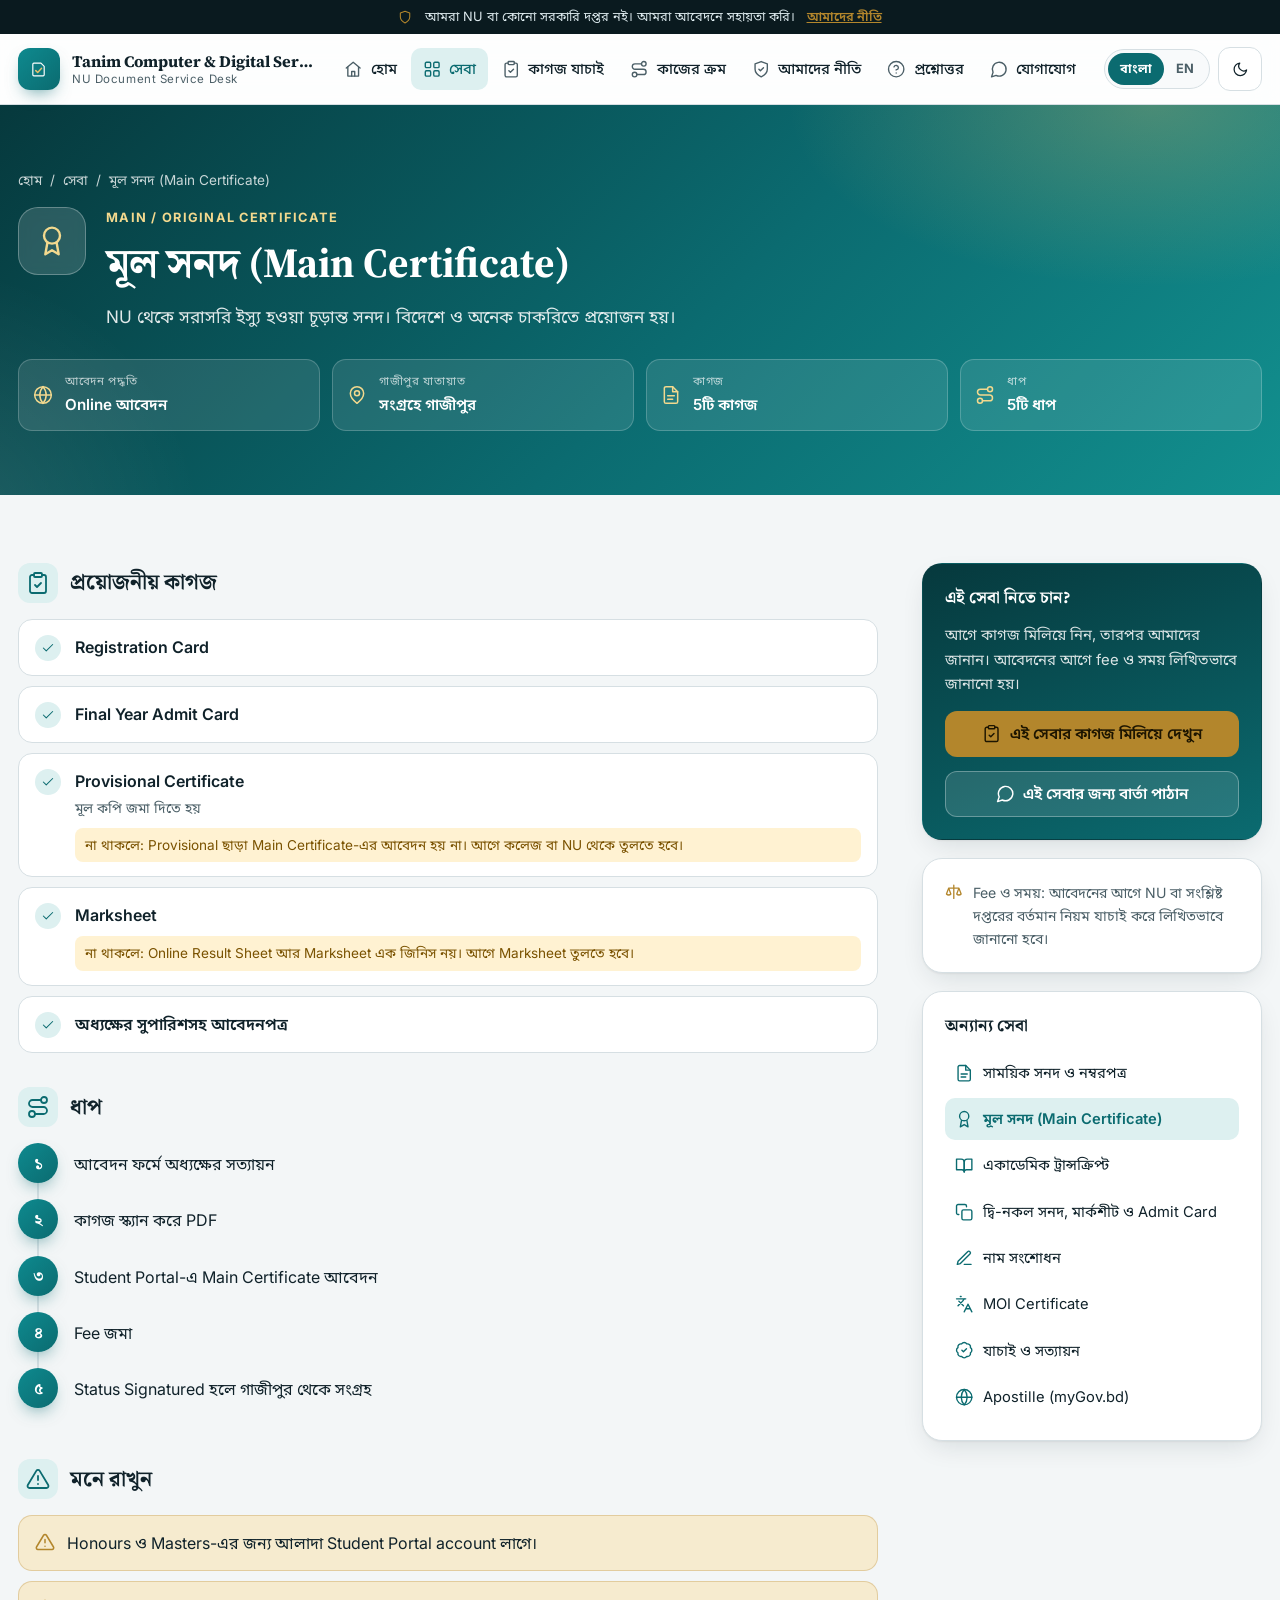
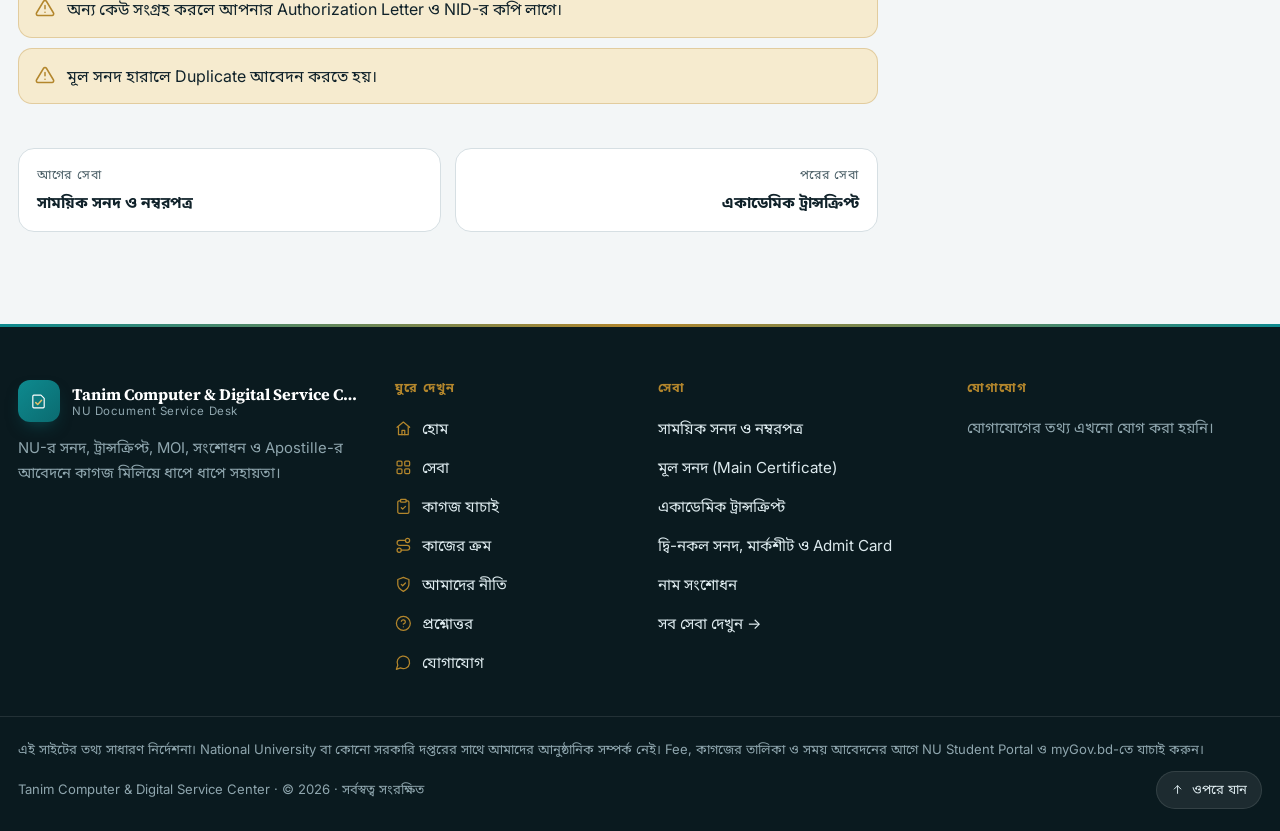
<file: service-main.html>
<!doctype html>
<html lang="bn">
<head>
<meta charset="utf-8">
<meta name="viewport" content="width=device-width, initial-scale=1, viewport-fit=cover">
<meta name="color-scheme" content="light dark">
<meta name="description" content="NU certificate, transcript, MOI, name correction, verification and Apostille application support.">
<title>Tanim Computer & Digital Service Center</title>
<link rel="icon" href="assets/img/favicon.svg" type="image/svg+xml">
<link rel="preconnect" href="https://fonts.googleapis.com">
<link rel="preconnect" href="https://fonts.gstatic.com" crossorigin>
<link rel="stylesheet" href="https://fonts.googleapis.com/css2?family=Inter:wght@400;500;600;700&family=Noto+Sans+Bengali:wght@400;500;600;700&family=Noto+Serif+Bengali:wght@600;700&family=Source+Serif+4:wght@600;700&display=swap">
<link rel="stylesheet" href="assets/css/tokens.css">
<link rel="stylesheet" href="assets/css/base.css">
<link rel="stylesheet" href="assets/css/layout.css">
<link rel="stylesheet" href="assets/css/components.css">
<link rel="stylesheet" href="assets/css/services.css">
<script>try{var d=document.documentElement,th=localStorage.getItem("nu-desk-theme"),l=localStorage.getItem("nu-desk-lang");if(th==="dark"||th==="light")d.setAttribute("data-theme",th);if(l==="en"||l==="bn")d.lang=l;}catch(e){}</script>
</head>
<body>
<div id="siteHeader"></div>
<main id="main" data-page="services" data-service="main">
<section class="svc-hero"><div class="wrap wide">
<nav class="crumbs" aria-label="Breadcrumb"><a href="index.html" data-i18n="nav.home"></a><span aria-hidden="true">/</span><a href="services.html" data-i18n="nav.services"></a><span aria-hidden="true">/</span><span id="crumbName"></span></nav>
<div id="sdHero"></div></div></section>
<section class="block"><div class="wrap wide"><div class="sd-layout"><div class="sd-main" id="sdMain"></div><aside class="sd-aside" id="sdAside"></aside></div></div></section>
</main>
<div id="siteFooter"></div>
<script src="assets/js/config.js" defer></script>
<script src="assets/js/icons.js" defer></script>
<script src="assets/js/locales/bn.js" defer></script>
<script src="assets/js/locales/en.js" defer></script>
<script src="assets/js/core.js" defer></script>
<script src="assets/js/data.js" defer></script>
<script src="assets/js/layout.js" defer></script>
<script src="assets/js/pages/service-detail.js" defer></script>
</body>
</html>
</file>
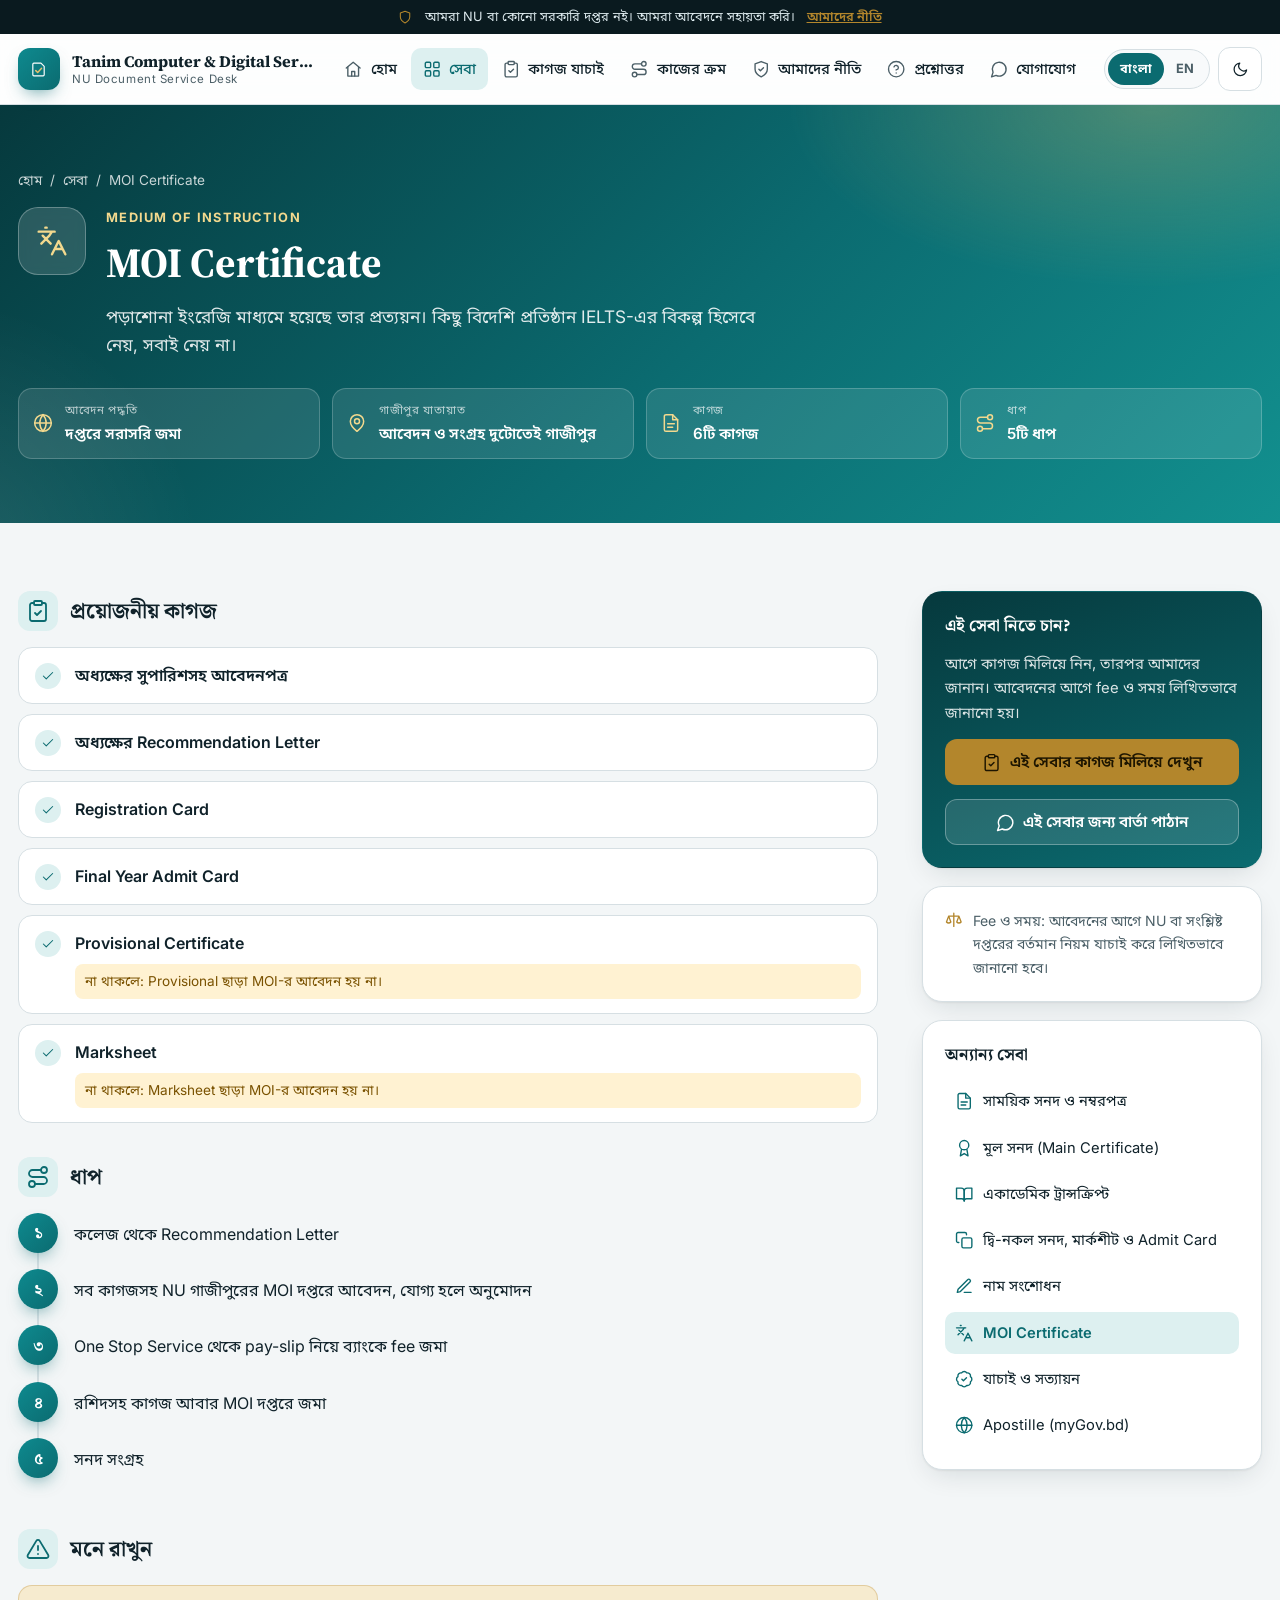
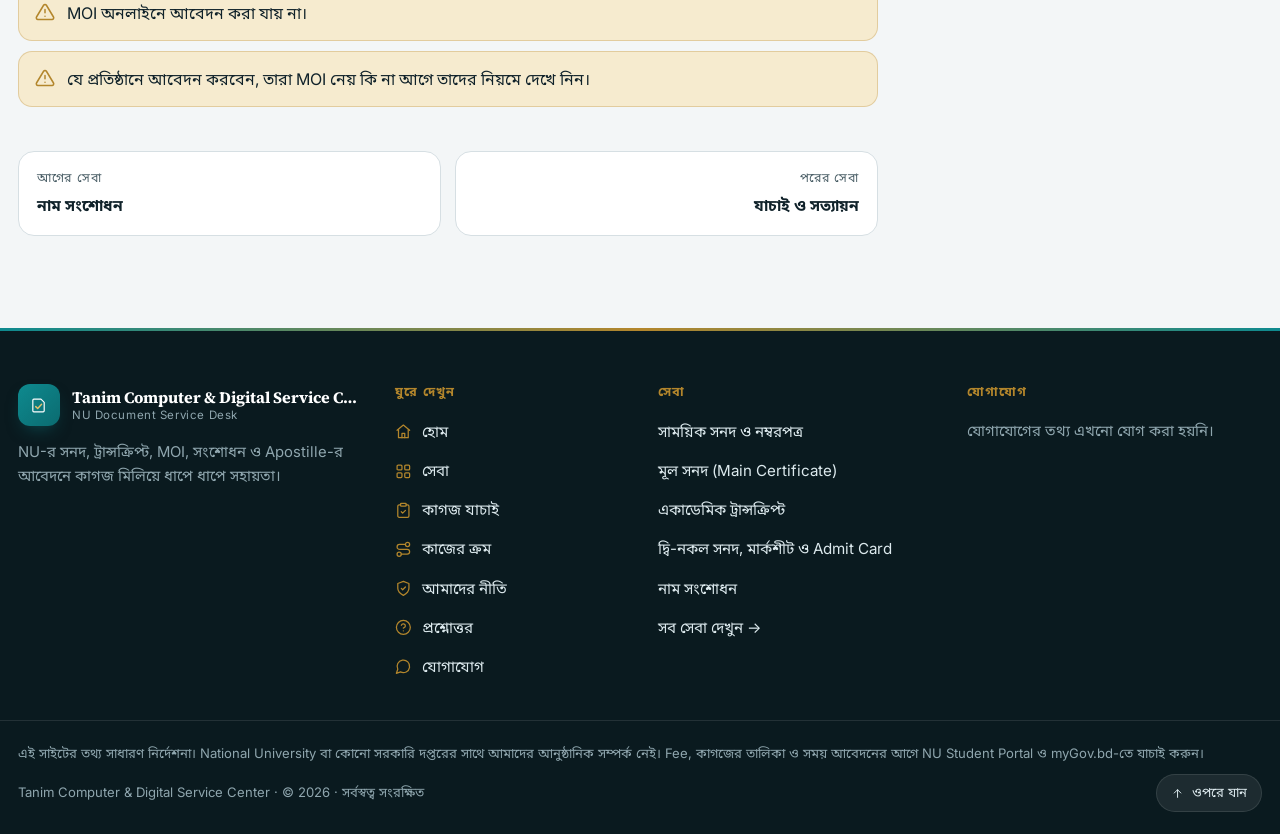
<file: service-moi.html>
<!doctype html>
<html lang="bn">
<head>
<meta charset="utf-8">
<meta name="viewport" content="width=device-width, initial-scale=1, viewport-fit=cover">
<meta name="color-scheme" content="light dark">
<meta name="description" content="NU certificate, transcript, MOI, name correction, verification and Apostille application support.">
<title>Tanim Computer & Digital Service Center</title>
<link rel="icon" href="assets/img/favicon.svg" type="image/svg+xml">
<link rel="preconnect" href="https://fonts.googleapis.com">
<link rel="preconnect" href="https://fonts.gstatic.com" crossorigin>
<link rel="stylesheet" href="https://fonts.googleapis.com/css2?family=Inter:wght@400;500;600;700&family=Noto+Sans+Bengali:wght@400;500;600;700&family=Noto+Serif+Bengali:wght@600;700&family=Source+Serif+4:wght@600;700&display=swap">
<link rel="stylesheet" href="assets/css/tokens.css">
<link rel="stylesheet" href="assets/css/base.css">
<link rel="stylesheet" href="assets/css/layout.css">
<link rel="stylesheet" href="assets/css/components.css">
<link rel="stylesheet" href="assets/css/services.css">
<script>try{var d=document.documentElement,th=localStorage.getItem("nu-desk-theme"),l=localStorage.getItem("nu-desk-lang");if(th==="dark"||th==="light")d.setAttribute("data-theme",th);if(l==="en"||l==="bn")d.lang=l;}catch(e){}</script>
</head>
<body>
<div id="siteHeader"></div>
<main id="main" data-page="services" data-service="moi">
<section class="svc-hero"><div class="wrap wide">
<nav class="crumbs" aria-label="Breadcrumb"><a href="index.html" data-i18n="nav.home"></a><span aria-hidden="true">/</span><a href="services.html" data-i18n="nav.services"></a><span aria-hidden="true">/</span><span id="crumbName"></span></nav>
<div id="sdHero"></div></div></section>
<section class="block"><div class="wrap wide"><div class="sd-layout"><div class="sd-main" id="sdMain"></div><aside class="sd-aside" id="sdAside"></aside></div></div></section>
</main>
<div id="siteFooter"></div>
<script src="assets/js/config.js" defer></script>
<script src="assets/js/icons.js" defer></script>
<script src="assets/js/locales/bn.js" defer></script>
<script src="assets/js/locales/en.js" defer></script>
<script src="assets/js/core.js" defer></script>
<script src="assets/js/data.js" defer></script>
<script src="assets/js/layout.js" defer></script>
<script src="assets/js/pages/service-detail.js" defer></script>
</body>
</html>
</file>
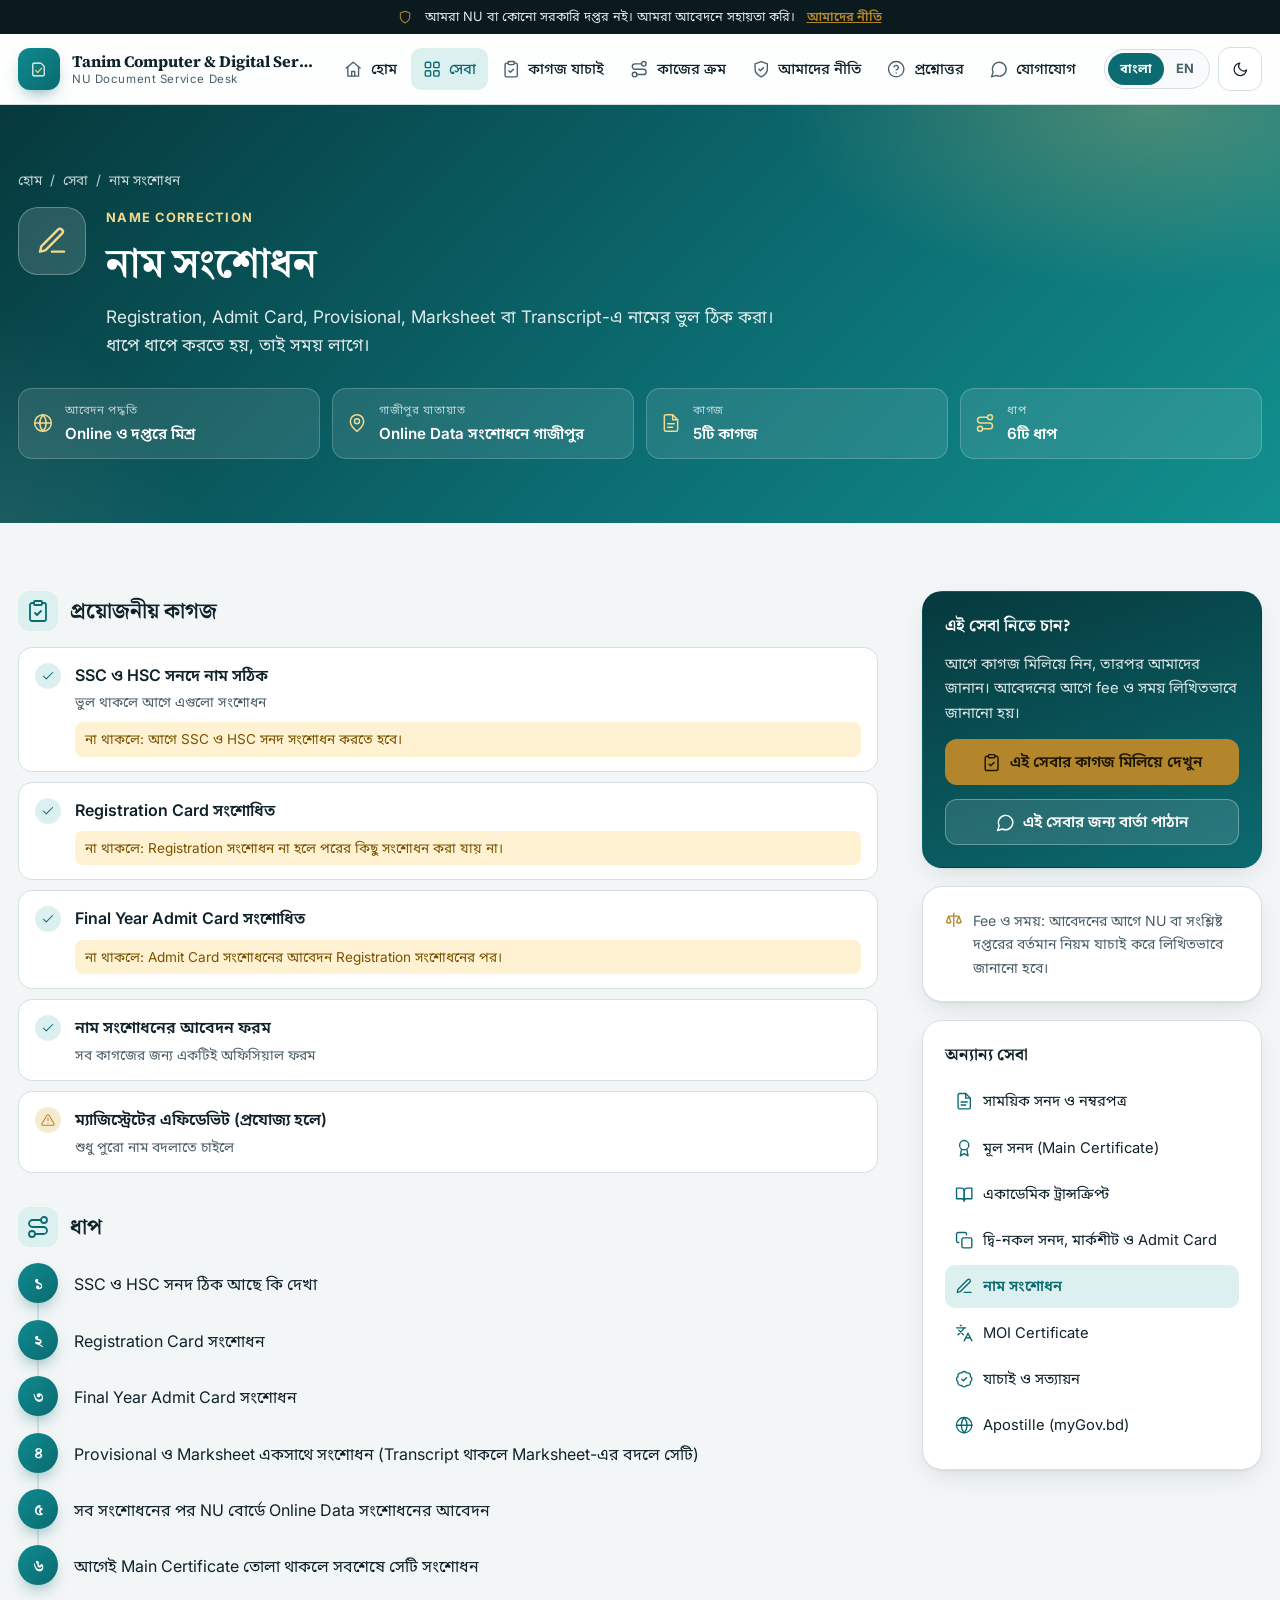
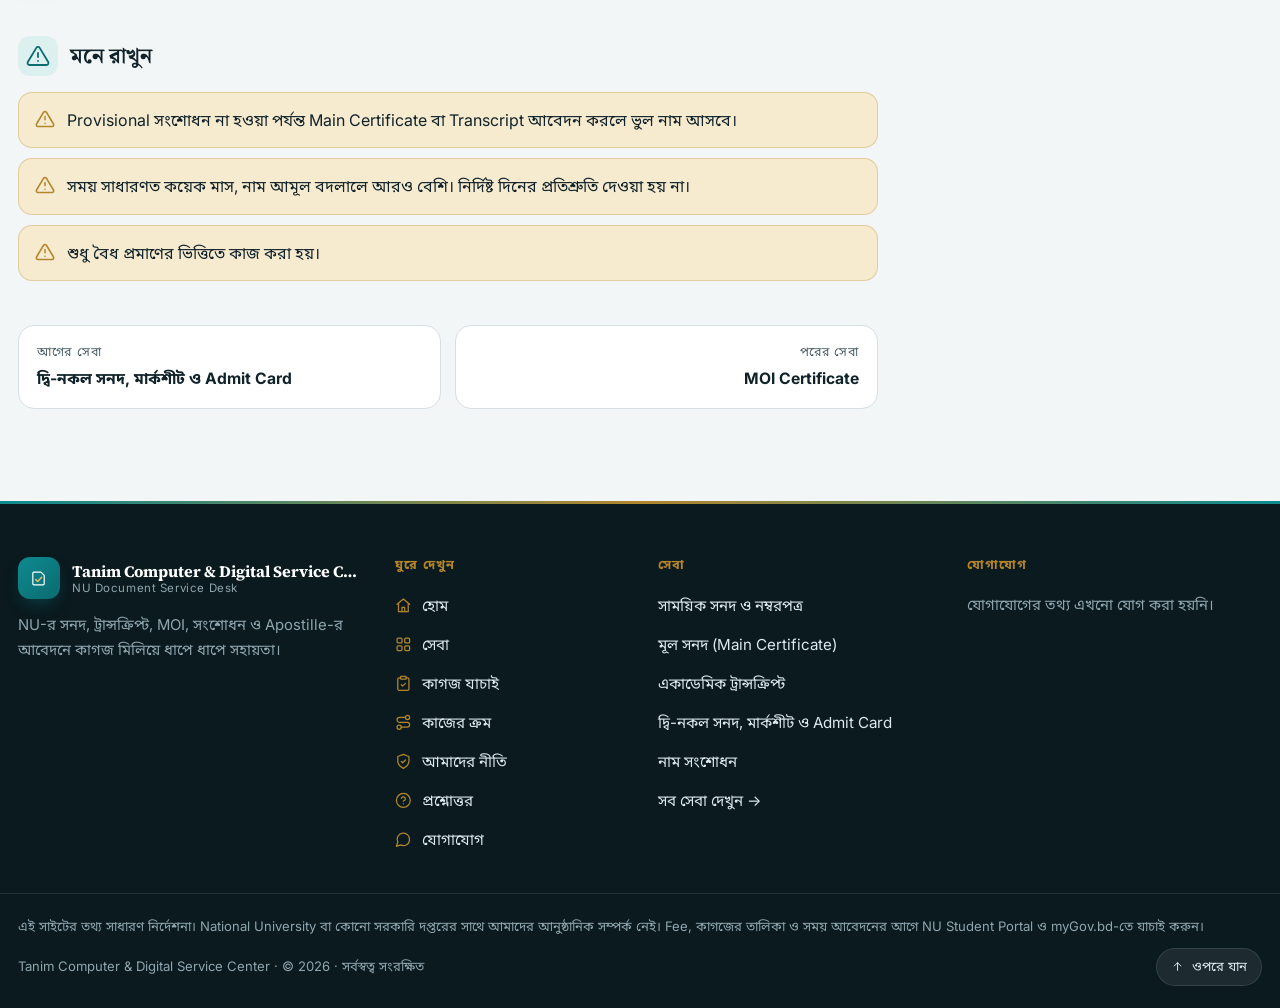
<file: service-name.html>
<!doctype html>
<html lang="bn">
<head>
<meta charset="utf-8">
<meta name="viewport" content="width=device-width, initial-scale=1, viewport-fit=cover">
<meta name="color-scheme" content="light dark">
<meta name="description" content="NU certificate, transcript, MOI, name correction, verification and Apostille application support.">
<title>Tanim Computer & Digital Service Center</title>
<link rel="icon" href="assets/img/favicon.svg" type="image/svg+xml">
<link rel="preconnect" href="https://fonts.googleapis.com">
<link rel="preconnect" href="https://fonts.gstatic.com" crossorigin>
<link rel="stylesheet" href="https://fonts.googleapis.com/css2?family=Inter:wght@400;500;600;700&family=Noto+Sans+Bengali:wght@400;500;600;700&family=Noto+Serif+Bengali:wght@600;700&family=Source+Serif+4:wght@600;700&display=swap">
<link rel="stylesheet" href="assets/css/tokens.css">
<link rel="stylesheet" href="assets/css/base.css">
<link rel="stylesheet" href="assets/css/layout.css">
<link rel="stylesheet" href="assets/css/components.css">
<link rel="stylesheet" href="assets/css/services.css">
<script>try{var d=document.documentElement,th=localStorage.getItem("nu-desk-theme"),l=localStorage.getItem("nu-desk-lang");if(th==="dark"||th==="light")d.setAttribute("data-theme",th);if(l==="en"||l==="bn")d.lang=l;}catch(e){}</script>
</head>
<body>
<div id="siteHeader"></div>
<main id="main" data-page="services" data-service="name">
<section class="svc-hero"><div class="wrap wide">
<nav class="crumbs" aria-label="Breadcrumb"><a href="index.html" data-i18n="nav.home"></a><span aria-hidden="true">/</span><a href="services.html" data-i18n="nav.services"></a><span aria-hidden="true">/</span><span id="crumbName"></span></nav>
<div id="sdHero"></div></div></section>
<section class="block"><div class="wrap wide"><div class="sd-layout"><div class="sd-main" id="sdMain"></div><aside class="sd-aside" id="sdAside"></aside></div></div></section>
</main>
<div id="siteFooter"></div>
<script src="assets/js/config.js" defer></script>
<script src="assets/js/icons.js" defer></script>
<script src="assets/js/locales/bn.js" defer></script>
<script src="assets/js/locales/en.js" defer></script>
<script src="assets/js/core.js" defer></script>
<script src="assets/js/data.js" defer></script>
<script src="assets/js/layout.js" defer></script>
<script src="assets/js/pages/service-detail.js" defer></script>
</body>
</html>
</file>
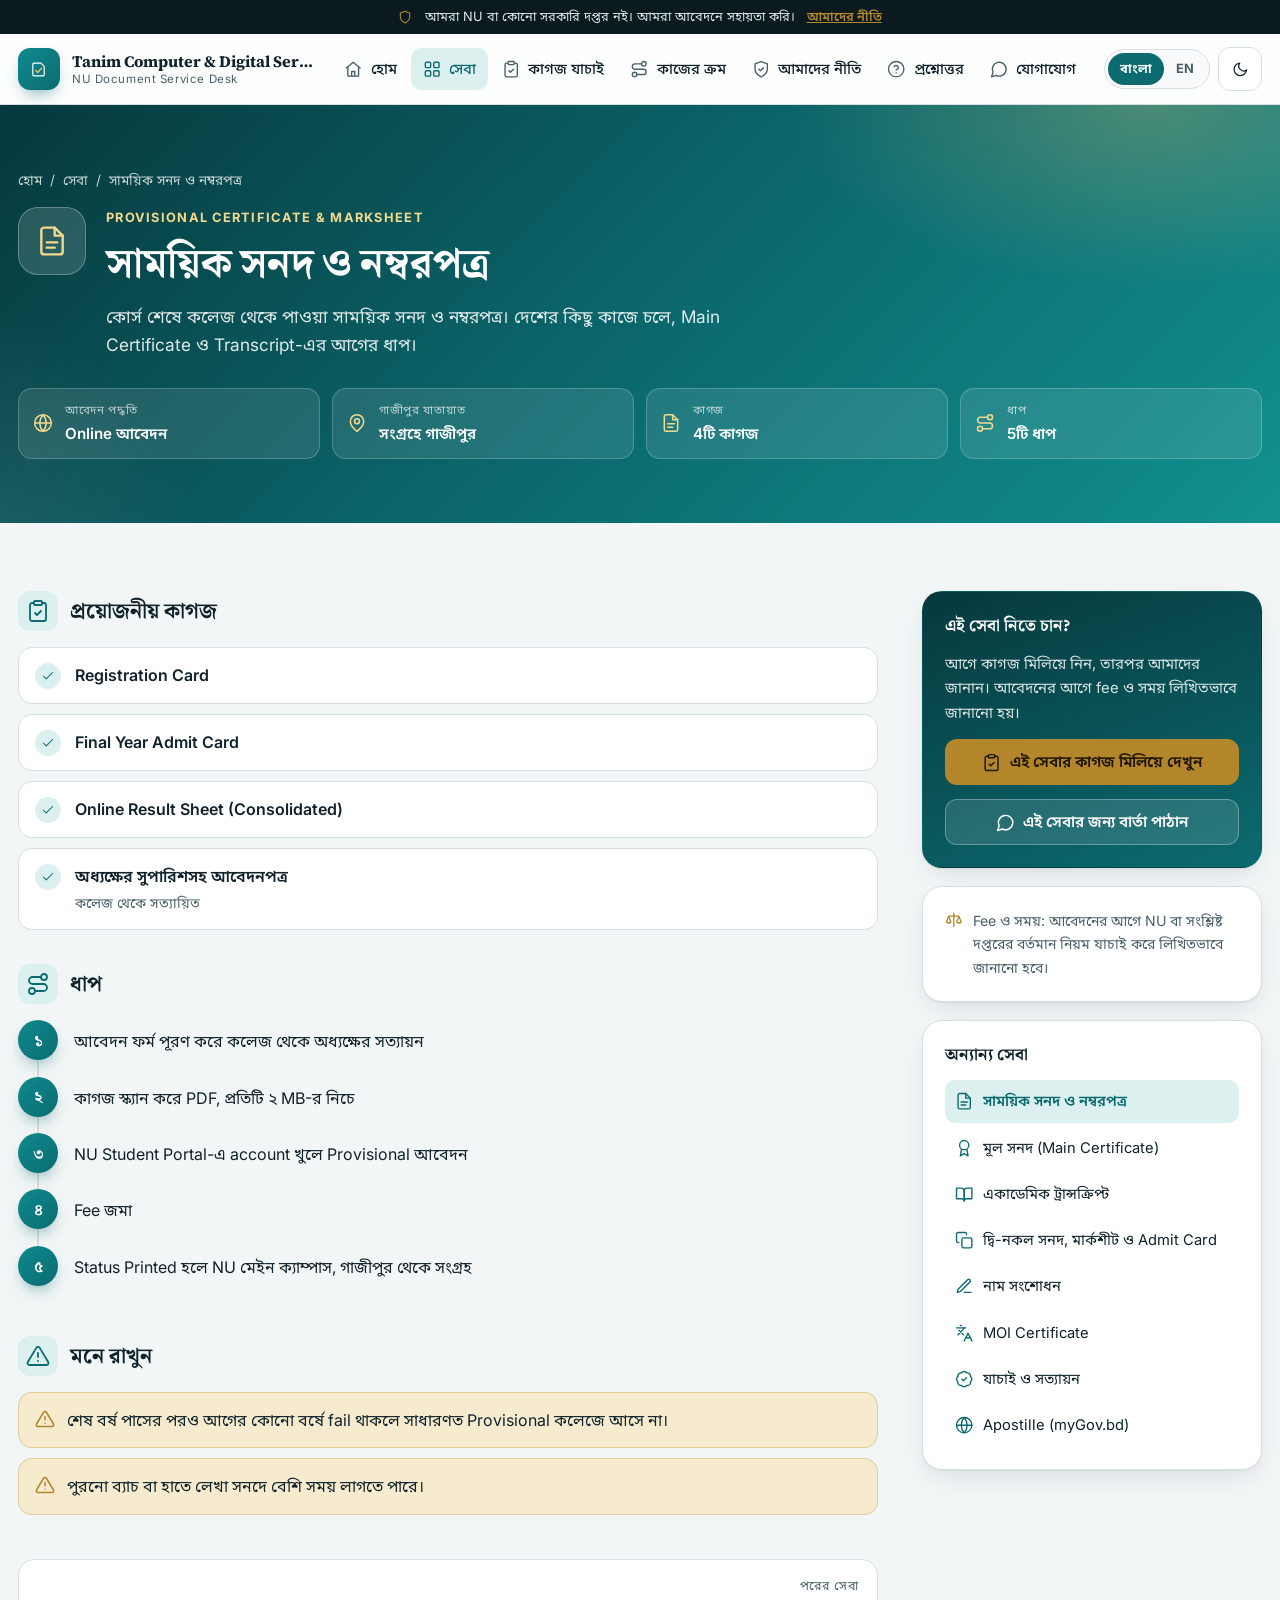
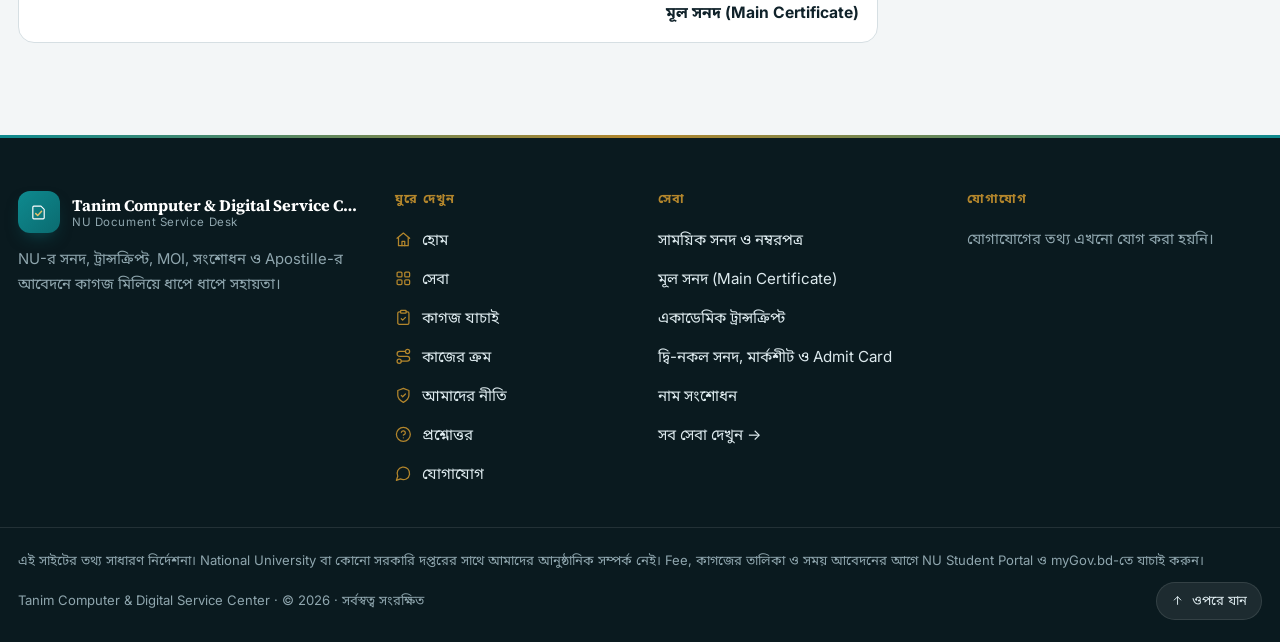
<file: service-pm.html>
<!doctype html>
<html lang="bn">
<head>
<meta charset="utf-8">
<meta name="viewport" content="width=device-width, initial-scale=1, viewport-fit=cover">
<meta name="color-scheme" content="light dark">
<meta name="description" content="NU certificate, transcript, MOI, name correction, verification and Apostille application support.">
<title>Tanim Computer & Digital Service Center</title>
<link rel="icon" href="assets/img/favicon.svg" type="image/svg+xml">
<link rel="preconnect" href="https://fonts.googleapis.com">
<link rel="preconnect" href="https://fonts.gstatic.com" crossorigin>
<link rel="stylesheet" href="https://fonts.googleapis.com/css2?family=Inter:wght@400;500;600;700&family=Noto+Sans+Bengali:wght@400;500;600;700&family=Noto+Serif+Bengali:wght@600;700&family=Source+Serif+4:wght@600;700&display=swap">
<link rel="stylesheet" href="assets/css/tokens.css">
<link rel="stylesheet" href="assets/css/base.css">
<link rel="stylesheet" href="assets/css/layout.css">
<link rel="stylesheet" href="assets/css/components.css">
<link rel="stylesheet" href="assets/css/services.css">
<script>try{var d=document.documentElement,th=localStorage.getItem("nu-desk-theme"),l=localStorage.getItem("nu-desk-lang");if(th==="dark"||th==="light")d.setAttribute("data-theme",th);if(l==="en"||l==="bn")d.lang=l;}catch(e){}</script>
</head>
<body>
<div id="siteHeader"></div>
<main id="main" data-page="services" data-service="pm">
<section class="svc-hero"><div class="wrap wide">
<nav class="crumbs" aria-label="Breadcrumb"><a href="index.html" data-i18n="nav.home"></a><span aria-hidden="true">/</span><a href="services.html" data-i18n="nav.services"></a><span aria-hidden="true">/</span><span id="crumbName"></span></nav>
<div id="sdHero"></div></div></section>
<section class="block"><div class="wrap wide"><div class="sd-layout"><div class="sd-main" id="sdMain"></div><aside class="sd-aside" id="sdAside"></aside></div></div></section>
</main>
<div id="siteFooter"></div>
<script src="assets/js/config.js" defer></script>
<script src="assets/js/icons.js" defer></script>
<script src="assets/js/locales/bn.js" defer></script>
<script src="assets/js/locales/en.js" defer></script>
<script src="assets/js/core.js" defer></script>
<script src="assets/js/data.js" defer></script>
<script src="assets/js/layout.js" defer></script>
<script src="assets/js/pages/service-detail.js" defer></script>
</body>
</html>
</file>
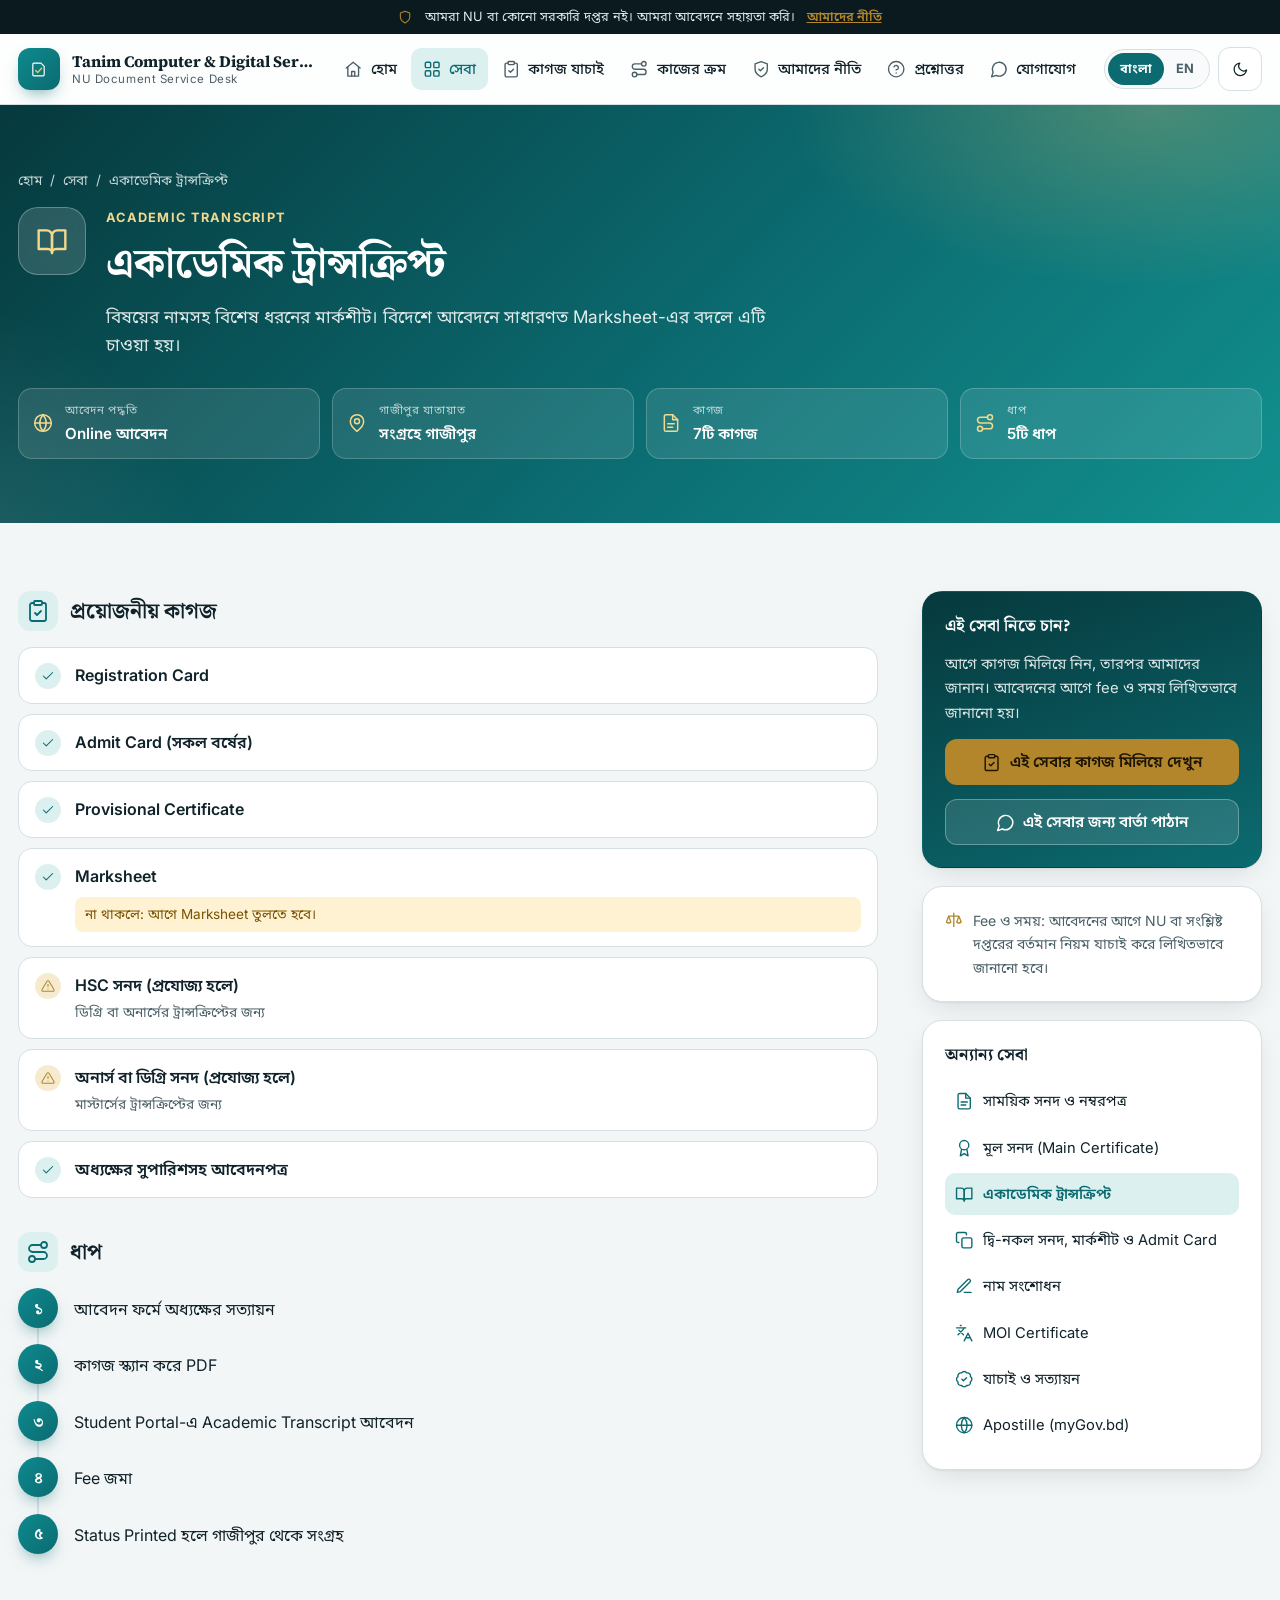
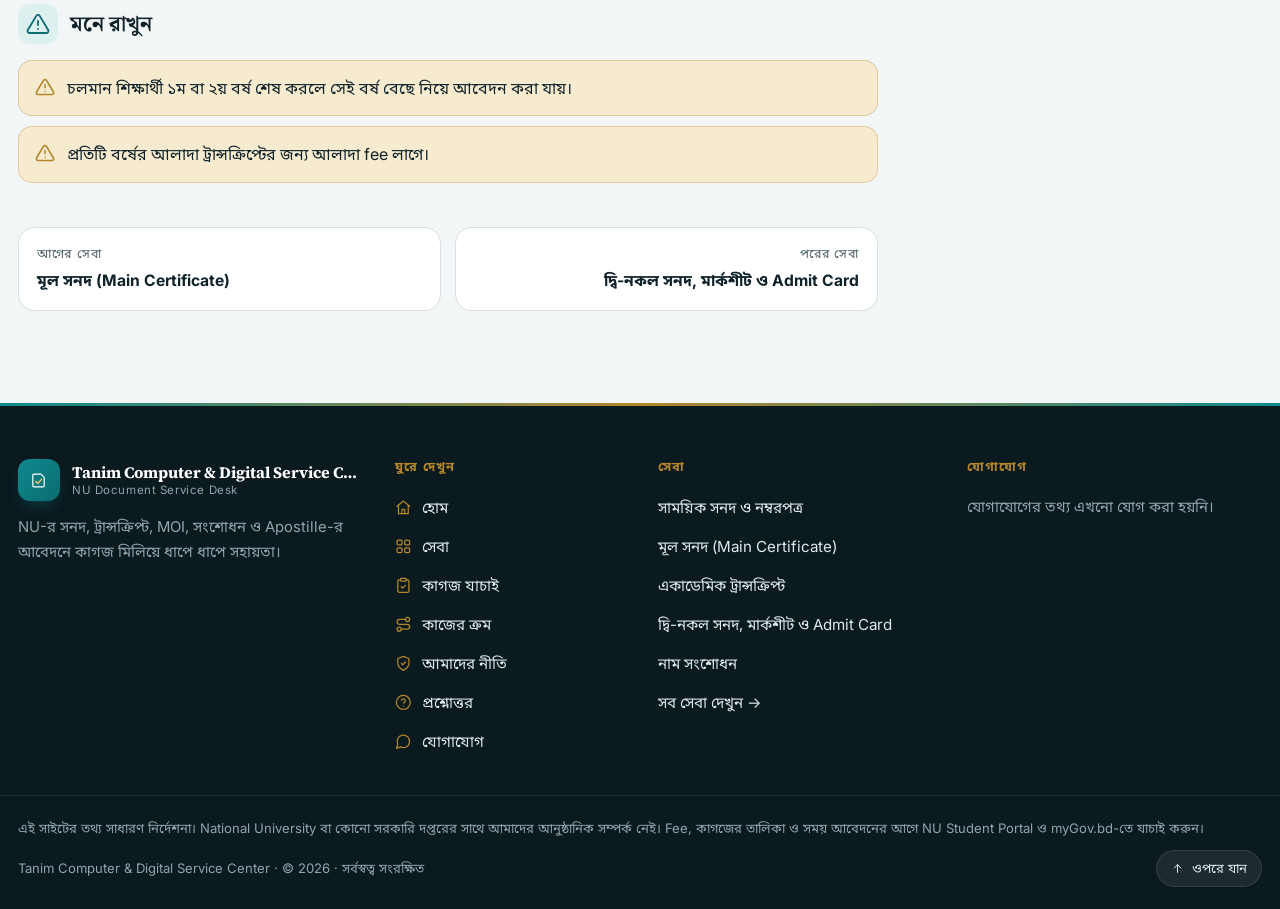
<file: service-transcript.html>
<!doctype html>
<html lang="bn">
<head>
<meta charset="utf-8">
<meta name="viewport" content="width=device-width, initial-scale=1, viewport-fit=cover">
<meta name="color-scheme" content="light dark">
<meta name="description" content="NU certificate, transcript, MOI, name correction, verification and Apostille application support.">
<title>Tanim Computer & Digital Service Center</title>
<link rel="icon" href="assets/img/favicon.svg" type="image/svg+xml">
<link rel="preconnect" href="https://fonts.googleapis.com">
<link rel="preconnect" href="https://fonts.gstatic.com" crossorigin>
<link rel="stylesheet" href="https://fonts.googleapis.com/css2?family=Inter:wght@400;500;600;700&family=Noto+Sans+Bengali:wght@400;500;600;700&family=Noto+Serif+Bengali:wght@600;700&family=Source+Serif+4:wght@600;700&display=swap">
<link rel="stylesheet" href="assets/css/tokens.css">
<link rel="stylesheet" href="assets/css/base.css">
<link rel="stylesheet" href="assets/css/layout.css">
<link rel="stylesheet" href="assets/css/components.css">
<link rel="stylesheet" href="assets/css/services.css">
<script>try{var d=document.documentElement,th=localStorage.getItem("nu-desk-theme"),l=localStorage.getItem("nu-desk-lang");if(th==="dark"||th==="light")d.setAttribute("data-theme",th);if(l==="en"||l==="bn")d.lang=l;}catch(e){}</script>
</head>
<body>
<div id="siteHeader"></div>
<main id="main" data-page="services" data-service="transcript">
<section class="svc-hero"><div class="wrap wide">
<nav class="crumbs" aria-label="Breadcrumb"><a href="index.html" data-i18n="nav.home"></a><span aria-hidden="true">/</span><a href="services.html" data-i18n="nav.services"></a><span aria-hidden="true">/</span><span id="crumbName"></span></nav>
<div id="sdHero"></div></div></section>
<section class="block"><div class="wrap wide"><div class="sd-layout"><div class="sd-main" id="sdMain"></div><aside class="sd-aside" id="sdAside"></aside></div></div></section>
</main>
<div id="siteFooter"></div>
<script src="assets/js/config.js" defer></script>
<script src="assets/js/icons.js" defer></script>
<script src="assets/js/locales/bn.js" defer></script>
<script src="assets/js/locales/en.js" defer></script>
<script src="assets/js/core.js" defer></script>
<script src="assets/js/data.js" defer></script>
<script src="assets/js/layout.js" defer></script>
<script src="assets/js/pages/service-detail.js" defer></script>
</body>
</html>
</file>
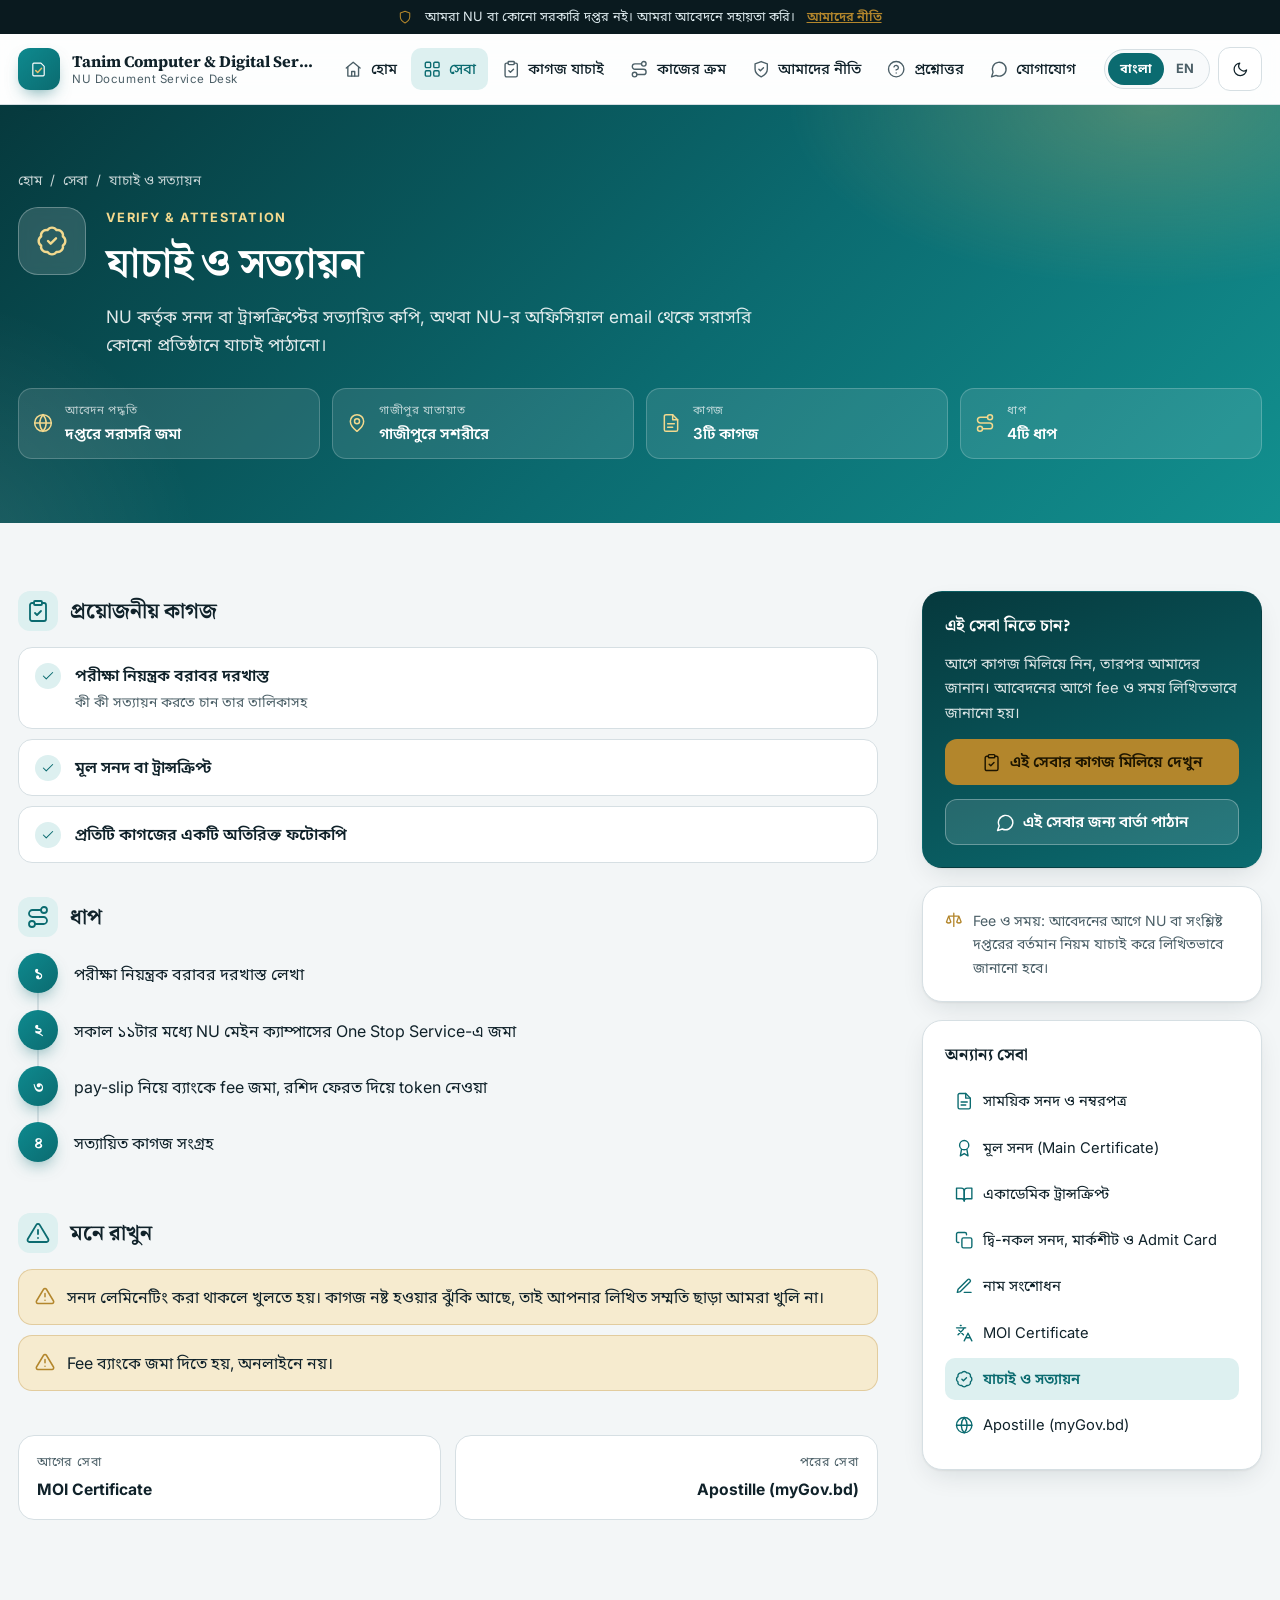
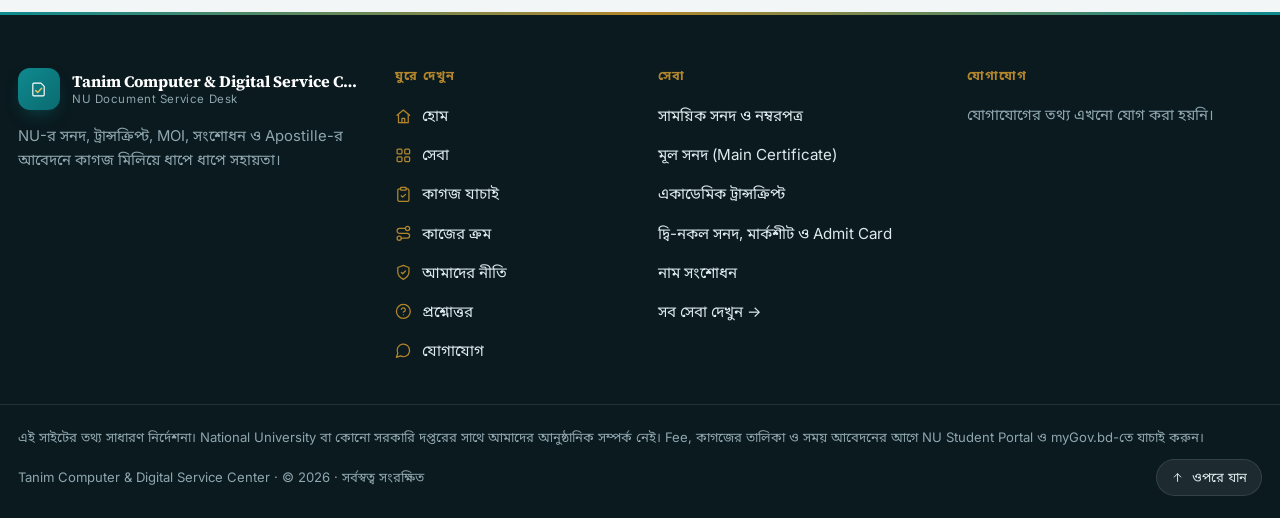
<file: service-verify.html>
<!doctype html>
<html lang="bn">
<head>
<meta charset="utf-8">
<meta name="viewport" content="width=device-width, initial-scale=1, viewport-fit=cover">
<meta name="color-scheme" content="light dark">
<meta name="description" content="NU certificate, transcript, MOI, name correction, verification and Apostille application support.">
<title>Tanim Computer & Digital Service Center</title>
<link rel="icon" href="assets/img/favicon.svg" type="image/svg+xml">
<link rel="preconnect" href="https://fonts.googleapis.com">
<link rel="preconnect" href="https://fonts.gstatic.com" crossorigin>
<link rel="stylesheet" href="https://fonts.googleapis.com/css2?family=Inter:wght@400;500;600;700&family=Noto+Sans+Bengali:wght@400;500;600;700&family=Noto+Serif+Bengali:wght@600;700&family=Source+Serif+4:wght@600;700&display=swap">
<link rel="stylesheet" href="assets/css/tokens.css">
<link rel="stylesheet" href="assets/css/base.css">
<link rel="stylesheet" href="assets/css/layout.css">
<link rel="stylesheet" href="assets/css/components.css">
<link rel="stylesheet" href="assets/css/services.css">
<script>try{var d=document.documentElement,th=localStorage.getItem("nu-desk-theme"),l=localStorage.getItem("nu-desk-lang");if(th==="dark"||th==="light")d.setAttribute("data-theme",th);if(l==="en"||l==="bn")d.lang=l;}catch(e){}</script>
</head>
<body>
<div id="siteHeader"></div>
<main id="main" data-page="services" data-service="verify">
<section class="svc-hero"><div class="wrap wide">
<nav class="crumbs" aria-label="Breadcrumb"><a href="index.html" data-i18n="nav.home"></a><span aria-hidden="true">/</span><a href="services.html" data-i18n="nav.services"></a><span aria-hidden="true">/</span><span id="crumbName"></span></nav>
<div id="sdHero"></div></div></section>
<section class="block"><div class="wrap wide"><div class="sd-layout"><div class="sd-main" id="sdMain"></div><aside class="sd-aside" id="sdAside"></aside></div></div></section>
</main>
<div id="siteFooter"></div>
<script src="assets/js/config.js" defer></script>
<script src="assets/js/icons.js" defer></script>
<script src="assets/js/locales/bn.js" defer></script>
<script src="assets/js/locales/en.js" defer></script>
<script src="assets/js/core.js" defer></script>
<script src="assets/js/data.js" defer></script>
<script src="assets/js/layout.js" defer></script>
<script src="assets/js/pages/service-detail.js" defer></script>
</body>
</html>
</file>
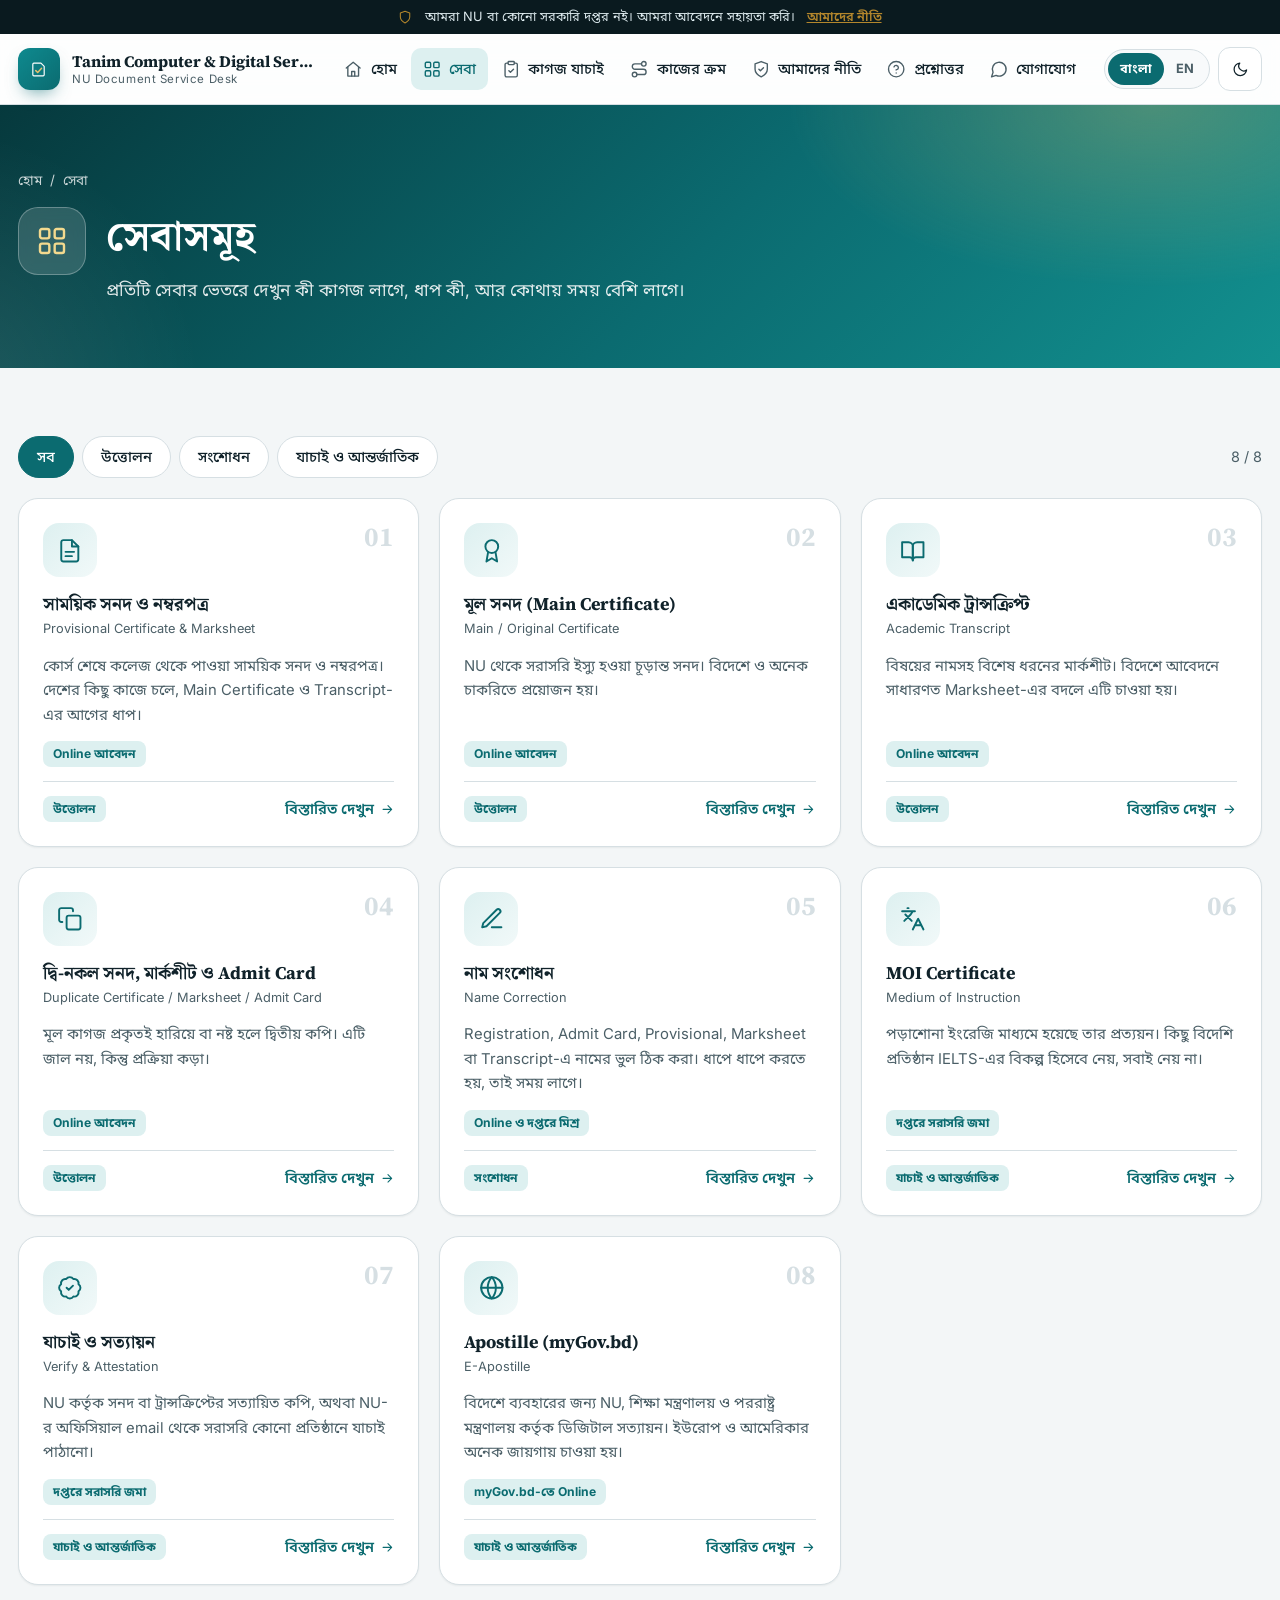
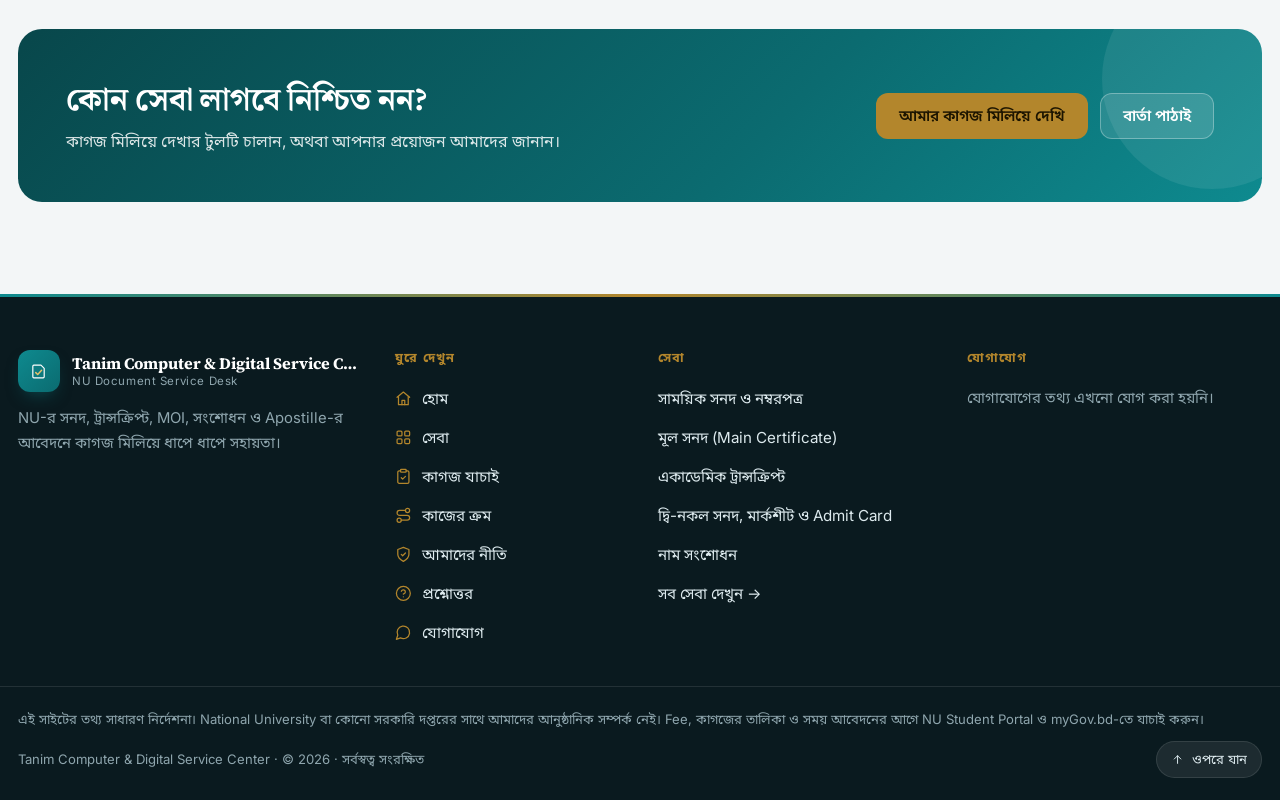
<file: services.html>
<!doctype html>
<html lang="bn">
<head>
<meta charset="utf-8">
<meta name="viewport" content="width=device-width, initial-scale=1, viewport-fit=cover">
<meta name="color-scheme" content="light dark">
<meta name="description" content="NU certificate, transcript, MOI, name correction, verification and Apostille application support.">
<title>Tanim Computer & Digital Service Center</title>
<link rel="icon" href="assets/img/favicon.svg" type="image/svg+xml">
<link rel="preconnect" href="https://fonts.googleapis.com">
<link rel="preconnect" href="https://fonts.gstatic.com" crossorigin>
<link rel="stylesheet" href="https://fonts.googleapis.com/css2?family=Inter:wght@400;500;600;700&family=Noto+Sans+Bengali:wght@400;500;600;700&family=Noto+Serif+Bengali:wght@600;700&family=Source+Serif+4:wght@600;700&display=swap">
<link rel="stylesheet" href="assets/css/tokens.css">
<link rel="stylesheet" href="assets/css/base.css">
<link rel="stylesheet" href="assets/css/layout.css">
<link rel="stylesheet" href="assets/css/components.css">
<link rel="stylesheet" href="assets/css/services.css">
<script>try{var d=document.documentElement,th=localStorage.getItem("nu-desk-theme"),l=localStorage.getItem("nu-desk-lang");if(th==="dark"||th==="light")d.setAttribute("data-theme",th);if(l==="en"||l==="bn")d.lang=l;}catch(e){}</script>
</head>
<body>
<div id="siteHeader"></div>
<main id="main" data-page="services">
<section class="svc-hero"><div class="wrap wide">
<nav class="crumbs" aria-label="Breadcrumb"><a href="index.html" data-i18n="nav.home"></a><span aria-hidden="true">/</span><span data-i18n="nav.services"></span></nav>
<div class="svc-hero-row"><span class="svc-hero-icon"><span class="icon" data-icon="grid"></span></span>
<div><h1 data-i18n="services.title"></h1><p class="lead" data-i18n="services.sub"></p></div></div>
</div></section>
<section class="block"><div class="wrap wide">
<div class="svc-toolbar"><div class="chips" id="chips" role="group" data-i18n-attr="aria-label:filter.label"></div><span class="svc-count" id="svcCount"></span></div>
<div class="svc-grid" id="svcList"></div>
<div class="cta-band" style="margin-top:44px"><div><h2 data-i18n="home.cta.t"></h2><p data-i18n="home.cta.d"></p></div>
<div class="cta-row"><a class="btn btn-gold" href="precheck.html"><span data-i18n="cta.precheck"></span></a><a class="btn btn-ghost" href="contact.html"><span data-i18n="cta.message"></span></a></div></div>
</div></section>
</main>
<div id="siteFooter"></div>
<script src="assets/js/config.js" defer></script>
<script src="assets/js/icons.js" defer></script>
<script src="assets/js/locales/bn.js" defer></script>
<script src="assets/js/locales/en.js" defer></script>
<script src="assets/js/core.js" defer></script>
<script src="assets/js/data.js" defer></script>
<script src="assets/js/layout.js" defer></script>
<script src="assets/js/pages/services.js" defer></script>
</body>
</html>
</file>
<file: assets/css/tokens.css>
/* Design tokens: colors, type, shadows. Light is the base; dark redefines tokens only. */
:root {
  --bg: #F3F6F7;
  --bg-2: #E8EEF0;
  --surface: #FFFFFF;
  --surface-2: #F8FAFB;
  --ink: #10222A;
  --muted: #4B5F67;
  --line: #D6DFE3;

  --accent: #0B6B70;
  --accent-2: #0E8A8F;
  --accent-ink: #FFFFFF;
  --accent-soft: #DDF0F0;
  --gold: #B3862C;
  --gold-ink: #1D1500;
  --gold-soft: #F6EBCF;

  --ok-fg: #1B6A38;  --ok-bg: #E2F3E8;
  --warn-fg: #7A5200; --warn-bg: #FFF2D2;
  --bad-fg: #9B2A2A; --bad-bg: #FBE4E4;

  --footer-bg: #0A1A1F;
  --footer-ink: #DCE9ED;
  --footer-muted: #8FA6AE;
  --footer-line: rgba(255, 255, 255, .1);

  --shadow-sm: 0 1px 2px rgba(16, 34, 42, .06);
  --shadow-md: 0 1px 2px rgba(16, 34, 42, .06), 0 10px 28px -8px rgba(16, 34, 42, .14);
  --shadow-btn: 0 8px 18px -8px rgba(11, 107, 112, .75);

  --radius: 16px;
  --radius-sm: 12px;
  --font-body: "Inter", "Noto Sans Bengali", "Hind Siliguri", system-ui, -apple-system, "Segoe UI", sans-serif;
  --font-display: "Source Serif 4", "Noto Serif Bengali", Georgia, "Noto Sans Bengali", serif;
}

@media (prefers-color-scheme: dark) {
  :root:not([data-theme="light"]) {
    --bg: #0A1317; --bg-2: #0E1A1F; --surface: #111E24; --surface-2: #0E1A1F;
    --ink: #E6EFF2; --muted: #9CB1B9; --line: #24353C;
    --accent: #4FC6CA; --accent-2: #6FD6D9; --accent-ink: #05262A; --accent-soft: #11393C;
    --gold: #E0B65A; --gold-ink: #1D1500; --gold-soft: #33290F;
    --ok-fg: #78D494; --ok-bg: #12301E;
    --warn-fg: #F2C14E; --warn-bg: #3A2D0C;
    --bad-fg: #F29A9A; --bad-bg: #3A1818;
    --footer-bg: #060E11; --footer-ink: #DCE9ED; --footer-muted: #8FA6AE;
    --shadow-sm: 0 1px 2px rgba(0, 0, 0, .4);
    --shadow-md: 0 1px 2px rgba(0, 0, 0, .4), 0 10px 28px -8px rgba(0, 0, 0, .55);
    --shadow-btn: 0 8px 18px -8px rgba(79, 198, 202, .5);
    color-scheme: dark;
  }
}
:root[data-theme="dark"] {
  --bg: #0A1317; --bg-2: #0E1A1F; --surface: #111E24; --surface-2: #0E1A1F;
  --ink: #E6EFF2; --muted: #9CB1B9; --line: #24353C;
  --accent: #4FC6CA; --accent-2: #6FD6D9; --accent-ink: #05262A; --accent-soft: #11393C;
  --gold: #E0B65A; --gold-ink: #1D1500; --gold-soft: #33290F;
  --ok-fg: #78D494; --ok-bg: #12301E;
  --warn-fg: #F2C14E; --warn-bg: #3A2D0C;
  --bad-fg: #F29A9A; --bad-bg: #3A1818;
  --footer-bg: #060E11; --footer-ink: #DCE9ED; --footer-muted: #8FA6AE;
  --shadow-sm: 0 1px 2px rgba(0, 0, 0, .4);
  --shadow-md: 0 1px 2px rgba(0, 0, 0, .4), 0 10px 28px -8px rgba(0, 0, 0, .55);
  --shadow-btn: 0 8px 18px -8px rgba(79, 198, 202, .5);
  color-scheme: dark;
}
</file>
<file: assets/css/base.css>
/* Reset, typography, accessibility helpers, buttons, form controls. */
*, *::before, *::after { box-sizing: border-box; }
html { -webkit-text-size-adjust: 100%; scroll-behavior: smooth; scroll-padding-top: 96px; }
body {
  margin: 0; background: var(--bg); color: var(--ink);
  font-family: var(--font-body); font-size: 16px; line-height: 1.65;
  -webkit-font-smoothing: antialiased; text-rendering: optimizeLegibility;
}
body::before {
  content: ""; position: fixed; inset: 0 0 auto; height: env(safe-area-inset-top, 0px);
  background: var(--surface); z-index: 45;
}
img, svg { max-width: 100%; }
h1, h2, h3, h4 { font-family: var(--font-display); line-height: 1.28; margin: 0; text-wrap: balance; letter-spacing: -.01em; }
h1 { font-size: clamp(1.75rem, 4.6vw, 2.9rem); }
h2 { font-size: clamp(1.4rem, 3.2vw, 2rem); }
h3 { font-size: 1.12rem; }
html[lang="bn"] h1, html[lang="bn"] h2, html[lang="bn"] h3 { line-height: 1.4; letter-spacing: 0; }
p { margin: 0; }
a { color: var(--accent); }
ul, ol { margin: 0; }
:focus-visible { outline: 3px solid var(--accent); outline-offset: 2px; border-radius: 6px; }

.wrap {
  max-width: 1160px; margin-inline: auto;
  padding-left: max(18px, env(safe-area-inset-left, 0px));
  padding-right: max(18px, env(safe-area-inset-right, 0px));
}
.wrap.wide { max-width: 1280px; }
.muted { color: var(--muted); }
.eyebrow { font-size: .78rem; letter-spacing: .1em; text-transform: uppercase; color: var(--accent); font-weight: 700; }
.lead { font-size: 1.08rem; color: var(--muted); max-width: 60ch; }
.sr-only { position: absolute; width: 1px; height: 1px; overflow: hidden; clip: rect(0 0 0 0); white-space: nowrap; }

/* icons */
.icon { display: inline-flex; width: 1.25em; height: 1.25em; flex: none; }
.icon svg { width: 100%; height: 100%; }

/* buttons */
.btn {
  display: inline-flex; align-items: center; justify-content: center; gap: .55rem;
  min-height: 46px; padding: 0 22px; border-radius: 12px; border: 1px solid transparent;
  font: inherit; font-weight: 600; font-size: .96rem; text-decoration: none; cursor: pointer;
  transition: transform .15s ease, filter .2s ease, background .2s ease;
}
.btn:hover { transform: translateY(-1px); }
.btn:active { transform: translateY(0); }
.btn-primary { background: linear-gradient(135deg, var(--accent-2), var(--accent)); color: var(--accent-ink); box-shadow: var(--shadow-btn); }
.btn-primary:hover { filter: brightness(1.07); }
.btn-ghost { background: var(--surface); color: var(--accent); border-color: var(--line); }
.btn-ghost:hover { background: var(--accent-soft); }
.btn-gold { background: var(--gold); color: var(--gold-ink); }
.btn-gold:hover { filter: brightness(1.08); }
.btn-sm { min-height: 40px; padding: 0 16px; font-size: .9rem; }
.btn[disabled] { opacity: .5; cursor: not-allowed; transform: none; }

/* forms */
label, .label { font-weight: 600; font-size: .92rem; }
select, input[type="text"], input[type="tel"], textarea {
  width: 100%; font: inherit; color: var(--ink); background: var(--surface-2);
  border: 1px solid var(--line); border-radius: 10px; padding: 11px 13px; min-height: 46px;
}
textarea { min-height: 104px; resize: vertical; }
select:hover, input:hover, textarea:hover { border-color: var(--accent); }

@media (prefers-reduced-motion: reduce) {
  html { scroll-behavior: auto; }
  *, *::before, *::after { transition-duration: .01ms !important; animation-duration: .01ms !important; }
}
</file>
<file: assets/css/layout.css>
/* Shared layout: top bar, header, mobile drawer, page banner, sections, footer. */
.skip { position: absolute; left: -999px; top: 8px; background: var(--accent); color: var(--accent-ink); padding: 10px 16px; border-radius: 8px; z-index: 100; }
.skip:focus { left: 12px; }

/* top bar */
.topbar { background: var(--footer-bg); color: var(--footer-ink); font-size: .8rem; }
.topbar .wrap { display: flex; gap: 8px 12px; align-items: center; justify-content: center; padding-block: 8px; text-align: center; flex-wrap: wrap; line-height: 1.4; }
.topbar .icon { color: var(--gold); width: 1.1em; height: 1.1em; }
.topbar a { color: var(--gold); font-weight: 600; }

/* header */
.site-header {
  position: sticky; top: env(safe-area-inset-top, 0px); z-index: 40;
  background: var(--surface);
  background: color-mix(in srgb, var(--surface) 86%, transparent);
  -webkit-backdrop-filter: blur(14px) saturate(1.5); backdrop-filter: blur(14px) saturate(1.5);
  border-bottom: 1px solid var(--line);
}
.bar { display: flex; align-items: center; gap: 16px; min-height: 70px; }
.logo { display: flex; align-items: center; gap: 12px; text-decoration: none; color: var(--ink); min-width: 0; margin-right: auto; }
.logo-mark { width: 42px; height: 42px; flex: none; border-radius: 12px; background: linear-gradient(135deg, var(--accent-2), var(--accent)); display: grid; place-items: center; box-shadow: var(--shadow-btn); }
.logo-mark svg { width: 26px; height: 26px; }
.logo-text { display: grid; line-height: 1.22; min-width: 0; }
.logo-text strong { font-family: var(--font-display); font-size: 1rem; white-space: nowrap; overflow: hidden; text-overflow: ellipsis; }
.logo-text small { color: var(--muted); font-size: .72rem; letter-spacing: .05em; white-space: nowrap; }

.nav { display: none; gap: 2px; }
.nav a { display: inline-flex; align-items: center; gap: 8px; padding: 9px 12px; border-radius: 10px; text-decoration: none; color: var(--ink); font-weight: 500; font-size: .92rem; white-space: nowrap; }
.nav a .icon { color: var(--muted); }
.nav a:hover { background: var(--accent-soft); }
.nav a[aria-current="page"] { color: var(--accent); background: var(--accent-soft); }
.nav a[aria-current="page"] .icon { color: var(--accent); }

.actions { display: flex; align-items: center; gap: 8px; }
.seg { display: none; padding: 3px; border: 1px solid var(--line); border-radius: 999px; background: var(--surface-2); }
.seg button { border: 0; background: transparent; color: var(--muted); font: inherit; font-size: .8rem; font-weight: 700; padding: 5px 12px; border-radius: 999px; cursor: pointer; min-height: 32px; }
.seg button[aria-pressed="true"] { background: var(--accent); color: var(--accent-ink); }
.icon-btn { width: 44px; height: 44px; border-radius: 12px; border: 1px solid var(--line); background: var(--surface); color: var(--ink); display: inline-grid; place-items: center; cursor: pointer; }
.icon-btn:hover { background: var(--accent-soft); }
.theme-btn .i-sun { display: none; }
html[data-theme-eff="dark"] .theme-btn .i-sun { display: inline-flex; }
html[data-theme-eff="dark"] .theme-btn .i-moon { display: none; }
.cta-desktop { display: none; }

@media (min-width: 640px) { .seg { display: inline-flex; } }
@media (min-width: 1100px) { .nav { display: flex; } .menu-btn { display: none; } }
@media (min-width: 1300px) { .cta-desktop { display: inline-flex; } }
@media (max-width: 420px) { .logo-text small { display: none; } .bar { gap: 10px; } }

/* mobile drawer */
.drawer { position: fixed; inset: 0; z-index: 60; visibility: hidden; pointer-events: none; }
.drawer.open { visibility: visible; pointer-events: auto; }
.drawer-overlay { position: absolute; inset: 0; background: rgba(5, 15, 18, .55); opacity: 0; transition: opacity .25s ease; }
.drawer.open .drawer-overlay { opacity: 1; }
.drawer-panel {
  position: absolute; top: 0; right: 0; bottom: 0; width: min(90vw, 380px);
  background: var(--surface); border-left: 1px solid var(--line);
  transform: translateX(100%); transition: transform .28s cubic-bezier(.2, .8, .2, 1);
  display: flex; flex-direction: column; overflow-y: auto;
  padding: max(14px, env(safe-area-inset-top, 0px)) max(16px, env(safe-area-inset-right, 0px)) max(16px, env(safe-area-inset-bottom, 0px)) 18px;
}
.drawer.open .drawer-panel { transform: none; }
.drawer-head { display: flex; align-items: center; justify-content: space-between; gap: 10px; }
.drawer-nav { display: grid; gap: 4px; margin-block: 14px; }
.drawer-nav a { display: flex; align-items: center; gap: 14px; padding: 14px; border-radius: 12px; text-decoration: none; color: var(--ink); font-weight: 500; font-size: 1.02rem; }
.drawer-nav a .icon { color: var(--accent); width: 1.4em; height: 1.4em; }
.drawer-nav a:hover { background: var(--bg); }
.drawer-nav a[aria-current="page"] { background: var(--accent-soft); color: var(--accent); }
.drawer-tools { display: flex; gap: 10px; align-items: center; justify-content: space-between; padding: 14px 4px; border-top: 1px solid var(--line); margin-top: auto; }
.drawer-tools .seg { display: inline-flex; }
.drawer-cta { width: 100%; }
html.menu-open { overflow: hidden; }

/* page banner (inner pages) */
.page-hero {
  padding-block: clamp(28px, 5vw, 52px);
  border-bottom: 1px solid var(--line);
  background:
    radial-gradient(700px 260px at 90% -20%, color-mix(in srgb, var(--accent) 14%, transparent), transparent),
    var(--surface);
}
.crumbs { display: flex; gap: 8px; align-items: center; font-size: .85rem; color: var(--muted); margin-bottom: 16px; flex-wrap: wrap; }
.crumbs a { color: var(--muted); text-decoration: none; }
.crumbs a:hover { color: var(--accent); }
.page-hero-row { display: flex; gap: 18px; align-items: flex-start; }
.badge-icon { width: 54px; height: 54px; flex: none; border-radius: 16px; display: grid; place-items: center; background: var(--accent-soft); color: var(--accent); }
.badge-icon .icon { width: 1.7rem; height: 1.7rem; }
.page-hero h1 { font-size: clamp(1.6rem, 4vw, 2.3rem); }
.page-hero .lead { margin-top: 8px; }
@media (max-width: 520px) { .badge-icon { width: 46px; height: 46px; border-radius: 13px; } .page-hero-row { gap: 14px; } }

/* sections */
section.block { padding-block: clamp(36px, 6vw, 68px); }
section.block.alt { background: var(--surface); border-block: 1px solid var(--line); }
.section-head { display: grid; gap: 8px; margin-bottom: 26px; max-width: 70ch; }

/* footer */
.site-footer { background: var(--footer-bg); color: var(--footer-ink); margin-top: 24px; position: relative; }
.site-footer::before { content: ""; position: absolute; inset: 0 0 auto; height: 3px; background: linear-gradient(90deg, var(--accent-2), var(--gold), var(--accent-2)); }
.footer-grid { display: grid; grid-template-columns: 1.5fr 1fr 1.2fr 1.3fr; gap: 36px; padding-block: 56px 36px; }
.footer-brand .logo { color: #fff; margin-bottom: 14px; }
.footer-brand .logo-text small { color: var(--footer-muted); }
.footer-brand p { color: var(--footer-muted); font-size: .93rem; max-width: 38ch; }
.footer-col h4 { font-family: var(--font-body); font-size: .8rem; letter-spacing: .1em; text-transform: uppercase; color: var(--gold); margin-bottom: 14px; }
.footer-col ul { list-style: none; padding: 0; display: grid; gap: 4px; }
.footer-col a { color: var(--footer-ink); text-decoration: none; display: inline-flex; align-items: center; gap: 10px; padding: 5px 0; font-size: .95rem; }
.footer-col a:hover { color: #fff; text-decoration: underline; text-underline-offset: 4px; }
.footer-col .icon { color: var(--gold); width: 1.1em; height: 1.1em; }
.footer-contact li { display: flex; gap: 10px; align-items: flex-start; font-size: .93rem; padding: 5px 0; color: var(--footer-ink); overflow-wrap: anywhere; }
.footer-contact .icon { color: var(--gold); margin-top: 4px; width: 1.1em; height: 1.1em; }
.footer-contact .muted-line { color: var(--footer-muted); }
.footer-bottom { border-top: 1px solid var(--footer-line); }
.footer-bottom .wrap { display: grid; gap: 10px; padding-block: 22px; font-size: .82rem; color: var(--footer-muted); }
.footer-bottom .row { display: flex; justify-content: space-between; gap: 12px; align-items: center; flex-wrap: wrap; }
.to-top { display: inline-flex; align-items: center; gap: 8px; color: var(--footer-ink); background: rgba(255, 255, 255, .08); border: 1px solid var(--footer-line); border-radius: 999px; padding: 7px 14px; font: inherit; font-size: .82rem; cursor: pointer; }
.to-top:hover { background: rgba(255, 255, 255, .16); }
.to-top .icon { transform: rotate(-90deg); width: 1em; height: 1em; }
@media (max-width: 980px) { .footer-grid { grid-template-columns: 1fr 1fr; padding-block: 44px 28px; } .footer-brand { grid-column: 1 / -1; } }
@media (max-width: 560px) { .footer-grid { grid-template-columns: 1fr; gap: 28px; } }
</file>
<file: assets/css/components.css>
/* Page components: hero, cards, chips, details, checkers, steps, chains, policy, faq, contact. */

/* hero */
.hero {
  padding-block: clamp(34px, 7vw, 84px);
  background:
    radial-gradient(900px 420px at 88% -10%, color-mix(in srgb, var(--accent) 16%, transparent), transparent),
    radial-gradient(600px 320px at 0% 105%, color-mix(in srgb, var(--gold) 14%, transparent), transparent),
    var(--bg);
  border-bottom: 1px solid var(--line);
}
.hero .wrap { display: grid; grid-template-columns: minmax(0, 1.12fr) minmax(0, 1fr); gap: clamp(26px, 5vw, 60px); align-items: center; }
.hero h1 { margin-block: 12px 16px; }
.cta-row { display: flex; gap: 12px; flex-wrap: wrap; margin-top: 24px; }
.notice { display: flex; gap: 12px; align-items: flex-start; margin-top: 24px; padding: 14px 16px; border-radius: var(--radius-sm); background: var(--gold-soft); color: var(--ink); font-size: .92rem; border: 1px solid color-mix(in srgb, var(--gold) 35%, transparent); }
.notice .icon { color: var(--gold); margin-top: 3px; }
.board { position: relative; background: var(--surface); border: 1px solid var(--line); border-radius: 20px; box-shadow: var(--shadow-md); padding: 22px; min-width: 0; }
.board-head { display: flex; justify-content: space-between; align-items: center; gap: 10px; margin-bottom: 8px; flex-wrap: wrap; }
.board-head strong { font-family: var(--font-display); font-size: 1.05rem; }
.stamp { font-size: .7rem; font-weight: 800; letter-spacing: .12em; text-transform: uppercase; color: var(--gold); border: 2px solid var(--gold); border-radius: 6px; padding: 2px 8px; transform: rotate(-4deg); }
.board ul { list-style: none; margin: 0; padding: 0; }
.board li { display: flex; align-items: center; justify-content: space-between; gap: 12px; padding: 11px 0; border-top: 1px solid var(--line); font-size: .95rem; }
.verdict { margin-top: 14px; padding: 12px 14px; border-radius: var(--radius-sm); background: var(--bad-bg); color: var(--bad-fg); font-size: .9rem; display: flex; gap: 10px; align-items: flex-start; }
.verdict .icon { margin-top: 3px; }
.pill { display: inline-flex; align-items: center; gap: 6px; font-size: .78rem; font-weight: 700; padding: 3px 11px; border-radius: 999px; white-space: nowrap; }
.pill.ok { background: var(--ok-bg); color: var(--ok-fg); }
.pill.warn { background: var(--warn-bg); color: var(--warn-fg); }
.pill.bad { background: var(--bad-bg); color: var(--bad-fg); }
@media (max-width: 860px) { .hero .wrap { grid-template-columns: minmax(0, 1fr); } }

/* generic cards and grids */
.grid { display: grid; grid-template-columns: repeat(auto-fill, minmax(min(100%, 300px), 1fr)); gap: 18px; align-items: start; }
.grid.even { align-items: stretch; }
.card { background: var(--surface); border: 1px solid var(--line); border-radius: var(--radius); padding: 22px; min-width: 0; box-shadow: var(--shadow-sm); }
.tile { width: 48px; height: 48px; flex: none; border-radius: 14px; display: grid; place-items: center; background: var(--accent-soft); color: var(--accent); }
.tile .icon { width: 1.5rem; height: 1.5rem; }
.tags { display: flex; gap: 6px; flex-wrap: wrap; }
.tag { font-size: .76rem; padding: 3px 10px; border-radius: 8px; background: var(--accent-soft); color: var(--accent); font-weight: 700; }
.tag.plain { background: transparent; border: 1px solid var(--line); color: var(--muted); font-weight: 500; }

/* home: mini service cards */
.svc-mini { display: grid; gap: 12px; text-decoration: none; color: inherit; background: var(--surface); border: 1px solid var(--line); border-radius: var(--radius); padding: 20px; transition: transform .18s ease, box-shadow .2s ease, border-color .2s ease; min-width: 0; }
.svc-mini:hover { transform: translateY(-3px); box-shadow: var(--shadow-md); border-color: var(--accent); }
.svc-mini h3 { font-size: 1.05rem; }
.svc-mini p { color: var(--muted); font-size: .92rem; display: -webkit-box; -webkit-line-clamp: 3; -webkit-box-orient: vertical; overflow: hidden; }
.svc-mini .more { display: inline-flex; align-items: center; gap: 6px; color: var(--accent); font-weight: 600; font-size: .9rem; }
.svc-mini .more .icon { width: 1em; height: 1em; }

/* home: features and call to action */
.feature { display: grid; gap: 12px; }
.feature h3 { font-size: 1.1rem; }
.feature p { color: var(--muted); font-size: .95rem; }
.cta-band { background: linear-gradient(135deg, #08474B, #0B6B70 60%, #0E8A8F); color: #fff; border-radius: 24px; padding: clamp(26px, 5vw, 48px); display: flex; gap: 22px; justify-content: space-between; align-items: center; flex-wrap: wrap; position: relative; overflow: hidden; }
.cta-band::after { content: ""; position: absolute; right: -60px; top: -60px; width: 220px; height: 220px; border-radius: 50%; background: rgba(255, 255, 255, .08); }
.cta-band h2 { color: #fff; }
.cta-band p { color: rgba(255, 255, 255, .85); margin-top: 6px; max-width: 52ch; }
.cta-band .cta-row { margin: 0; position: relative; z-index: 1; }
.cta-band .btn-ghost { background: rgba(255, 255, 255, .12); color: #fff; border-color: rgba(255, 255, 255, .3); }
.cta-band .btn-ghost:hover { background: rgba(255, 255, 255, .22); }

/* services page */
.chips { display: flex; gap: 8px; flex-wrap: wrap; margin-bottom: 22px; }
.chip { border: 1px solid var(--line); background: var(--surface); color: var(--ink); border-radius: 999px; padding: 8px 18px; min-height: 40px; font: inherit; font-size: .92rem; font-weight: 500; cursor: pointer; }
.chip:hover { background: var(--accent-soft); }
.chip[aria-pressed="true"] { background: var(--accent); color: var(--accent-ink); border-color: var(--accent); }
.svc-card { display: grid; gap: 14px; scroll-margin-top: 100px; }
.svc-top { display: flex; gap: 14px; align-items: flex-start; }
.svc-top h3 { font-size: 1.12rem; }
.svc-top .en { font-size: .82rem; color: var(--muted); }
.svc-card > p { color: var(--muted); font-size: .95rem; }
details > summary { cursor: pointer; list-style: none; font-weight: 600; color: var(--accent); display: flex; align-items: center; justify-content: space-between; gap: 12px; min-height: 44px; }
details > summary::-webkit-details-marker { display: none; }
details > summary::after { content: ""; width: 8px; height: 8px; flex: none; border-right: 2px solid currentColor; border-bottom: 2px solid currentColor; transform: rotate(45deg); transition: transform .2s ease; margin-right: 4px; }
details[open] > summary::after { transform: rotate(-135deg); }
.detail { display: grid; gap: 16px; padding-top: 6px; font-size: .94rem; }
.detail h4 { font-family: var(--font-body); margin: 0 0 6px; font-size: .78rem; color: var(--muted); letter-spacing: .08em; text-transform: uppercase; }
.detail ul, .detail ol { padding-left: 1.25em; display: grid; gap: 5px; }
.fee-line { font-size: .86rem; padding: 10px 12px; background: var(--bg); border-radius: 10px; color: var(--muted); display: flex; gap: 10px; align-items: flex-start; }
.fee-line .icon { margin-top: 3px; color: var(--gold); }

/* pre-check page */
.two { display: grid; grid-template-columns: repeat(auto-fit, minmax(min(100%, 360px), 1fr)); gap: 22px; align-items: start; }
.panel { background: var(--surface); border: 1px solid var(--line); border-radius: 18px; padding: 24px; display: grid; gap: 16px; min-width: 0; box-shadow: var(--shadow-sm); }
.panel-title { display: flex; gap: 12px; align-items: center; }
.panel-title .tile { width: 42px; height: 42px; border-radius: 12px; }
.field { display: grid; gap: 7px; }
.checks { display: grid; gap: 8px; }
.check { display: flex; gap: 12px; align-items: flex-start; font-weight: 400; padding: 11px 12px; border: 1px solid var(--line); border-radius: 10px; background: var(--surface-2); cursor: pointer; }
.check:hover { border-color: var(--accent); }
.check input { margin-top: 4px; flex: none; width: 20px; height: 20px; accent-color: var(--accent); }
.check small { color: var(--muted); display: block; font-size: .82rem; }
.result { padding: 14px 16px; border-radius: var(--radius-sm); font-size: .94rem; display: grid; gap: 6px; }
.result.ok { background: var(--ok-bg); color: var(--ok-fg); }
.result.warn { background: var(--warn-bg); color: var(--warn-fg); }
.result.bad { background: var(--bad-bg); color: var(--bad-fg); }
.result ul { margin: 0; padding-left: 1.2em; display: grid; gap: 4px; }
.result strong { display: block; }

/* process page */
.steps { list-style: none; margin: 0; padding: 0; display: grid; gap: 14px; counter-reset: step; }
.steps li { display: grid; grid-template-columns: 44px minmax(0, 1fr); gap: 16px; align-items: start; background: var(--surface); border: 1px solid var(--line); border-radius: var(--radius); padding: 16px 18px; }
.steps li::before { counter-increment: step; content: counter(step); width: 44px; height: 44px; border-radius: 50%; display: grid; place-items: center; background: linear-gradient(135deg, var(--accent-2), var(--accent)); color: var(--accent-ink); font-weight: 700; font-family: var(--font-display); }
html[lang="bn"] .steps li::before { content: counter(step, bengali); }
.steps strong { display: block; font-size: 1.02rem; }
.steps span { color: var(--muted); font-size: .95rem; }
.chain-block { display: grid; gap: 10px; }
.chain-block + .chain-block { margin-top: 26px; }
.chain { list-style: none; padding: 0; margin: 0; display: flex; flex-wrap: wrap; gap: 10px 8px; align-items: center; }
.chain li { display: inline-flex; align-items: center; gap: 8px; }
.chain .node { background: var(--surface); border: 1px solid var(--line); border-radius: 10px; padding: 9px 14px; font-weight: 500; font-size: .92rem; }
.chain .node.first { border-color: var(--accent); background: var(--accent-soft); color: var(--accent); }
.chain li:not(:last-child)::after { content: "\2192"; color: var(--muted); font-size: 1.1rem; }
@media (max-width: 640px) {
  .chain { flex-direction: column; align-items: stretch; gap: 4px; }
  .chain li { flex-direction: column; align-items: stretch; gap: 4px; }
  .chain li:not(:last-child)::after { content: "\2193"; text-align: center; }
  .chain .node { text-align: center; }
}

/* policy page */
.promise { display: grid; grid-template-columns: repeat(auto-fit, minmax(min(100%, 340px), 1fr)); gap: 20px; }
.promise h3 { display: flex; align-items: center; gap: 10px; margin-bottom: 14px; }
.promise.three { grid-template-columns: repeat(auto-fit, minmax(min(100%, 300px), 1fr)); }
.plist { list-style: none; padding: 0; display: grid; gap: 12px; }
.plist li { display: flex; gap: 12px; align-items: flex-start; }
.plist .icon { margin-top: 3px; }
.yes h3, .yes .plist .icon { color: var(--ok-fg); }
.no h3, .no .plist .icon { color: var(--bad-fg); }
.data h3, .data .plist .icon { color: var(--accent); }

/* faq */
.faq { display: grid; gap: 12px; max-width: 82ch; }
.faq details { background: var(--surface); border: 1px solid var(--line); border-radius: var(--radius-sm); padding: 4px 18px; }
.faq details[open] { border-color: var(--accent); }
.faq summary { color: var(--ink); min-height: 54px; }
.faq details p { padding: 2px 0 16px; color: var(--muted); }

/* contact */
.contact-list { list-style: none; margin: 0; padding: 0; display: grid; gap: 12px; }
.contact-list li { display: flex; gap: 12px; align-items: flex-start; overflow-wrap: anywhere; }
.contact-list .icon { color: var(--accent); margin-top: 3px; }
.contact-list b { display: block; font-size: .8rem; color: var(--muted); font-weight: 600; letter-spacing: .04em; }
.out { white-space: pre-wrap; background: var(--surface-2); border: 1px dashed var(--line); border-radius: 12px; padding: 14px; font-size: .93rem; overflow-wrap: anywhere; min-height: 120px; }
.err { color: var(--bad-fg); font-size: .88rem; min-height: 1.3em; }
.row { display: flex; gap: 10px; flex-wrap: wrap; }
.status-line { font-size: .86rem; color: var(--muted); min-height: 1.3em; }

@media (max-width: 520px) {
  .panel { padding: 18px; }
  .card { padding: 18px; }
  .btn { width: auto; }
  .cta-row .btn { flex: 1 1 100%; }
  .hero .board { padding: 18px; }
}
</file>
<file: assets/css/services.css>
/* Premium services listing + individual service pages. */
.svc-hero { position: relative; overflow: hidden; background: linear-gradient(135deg, #06393D 0%, #0B6B70 55%, #12908F 100%); color: #fff; padding-block: clamp(34px, 6vw, 64px); }
.svc-hero::before { content: ""; position: absolute; inset: 0; background: radial-gradient(520px 260px at 90% 0%, rgba(231,194,107,.28), transparent 70%), radial-gradient(380px 380px at -5% 110%, rgba(255,255,255,.1), transparent 70%); pointer-events: none; }
.svc-hero .wrap { position: relative; }
.svc-hero .crumbs, .svc-hero .crumbs a { color: rgba(255,255,255,.78); }
.svc-hero .crumbs a:hover { color: #fff; }
.svc-hero h1 { color: #fff; font-size: clamp(1.7rem, 4.4vw, 2.6rem); }
.svc-hero .lead { color: rgba(255,255,255,.88); max-width: 62ch; margin-top: 10px; }
.svc-hero-row { display: flex; gap: 20px; align-items: flex-start; }
.svc-hero-icon { flex: none; width: 68px; height: 68px; border-radius: 20px; display: grid; place-items: center; background: rgba(255,255,255,.14); border: 1px solid rgba(255,255,255,.28); backdrop-filter: blur(6px); -webkit-backdrop-filter: blur(6px); }
.svc-hero-icon .icon { width: 2rem; height: 2rem; color: #F3D98E; }
.svc-hero .term { font-size: .8rem; letter-spacing: .1em; text-transform: uppercase; color: #F3D98E; font-weight: 700; margin-bottom: 6px; display: block; }
@media (max-width: 560px) { .svc-hero-icon { width: 52px; height: 52px; border-radius: 15px; } .svc-hero-icon .icon { width: 1.5rem; height: 1.5rem; } .svc-hero-row { gap: 14px; } }

/* facts strip */
.facts { display: grid; grid-template-columns: repeat(auto-fit, minmax(min(100%, 200px), 1fr)); gap: 12px; margin-top: 28px; }
.fact { display: flex; gap: 12px; align-items: center; background: rgba(255,255,255,.1); border: 1px solid rgba(255,255,255,.2); border-radius: 14px; padding: 12px 14px; min-width: 0; }
.fact .icon { flex: none; color: #F3D98E; }
.fact small { display: block; font-size: .72rem; letter-spacing: .06em; text-transform: uppercase; color: rgba(255,255,255,.7); }
.fact strong { font-size: .95rem; font-weight: 600; overflow-wrap: anywhere; }

/* listing */
.svc-toolbar { display: flex; justify-content: space-between; gap: 14px; align-items: center; flex-wrap: wrap; margin-bottom: 8px; }
.svc-toolbar .chips { margin: 0; }
.svc-count { color: var(--muted); font-size: .9rem; }
.svc-grid { display: grid; grid-template-columns: repeat(auto-fill, minmax(min(100%, 330px), 1fr)); gap: 20px; margin-top: 20px; }
.svc-tile { position: relative; display: flex; flex-direction: column; gap: 14px; text-decoration: none; color: inherit; background: var(--surface); border: 1px solid var(--line); border-radius: 20px; padding: 24px; box-shadow: var(--shadow-sm); transition: transform .2s ease, box-shadow .25s ease, border-color .2s ease; overflow: hidden; min-width: 0; }
.svc-tile::before { content: ""; position: absolute; inset: 0 0 auto 0; height: 4px; background: linear-gradient(90deg, var(--accent), var(--gold)); opacity: 0; transition: opacity .2s; }
.svc-tile:hover { transform: translateY(-4px); box-shadow: var(--shadow-md); border-color: var(--accent); }
.svc-tile:hover::before, .svc-tile:focus-visible::before { opacity: 1; }
.svc-tile-top { display: flex; justify-content: space-between; align-items: flex-start; gap: 12px; }
.svc-tile .tile { width: 54px; height: 54px; border-radius: 16px; background: linear-gradient(135deg, var(--accent-soft), color-mix(in srgb, var(--accent-soft) 40%, var(--surface))); }
.svc-tile .tile .icon { width: 1.6rem; height: 1.6rem; }
.svc-num { font-family: var(--font-display); font-size: 1.7rem; font-weight: 700; color: var(--line); line-height: 1; }
.svc-tile h3 { font-size: 1.12rem; line-height: 1.35; }
.svc-tile .term { color: var(--muted); font-size: .8rem; margin-top: 2px; display: block; }
.svc-tile p { color: var(--muted); font-size: .93rem; flex: 1; }
.svc-tile-foot { display: flex; justify-content: space-between; align-items: center; gap: 10px; padding-top: 14px; border-top: 1px solid var(--line); }
.svc-tile .go { display: inline-flex; align-items: center; gap: 6px; color: var(--accent); font-weight: 600; font-size: .92rem; white-space: nowrap; }
.svc-tile .go .icon { width: 1em; height: 1em; transition: transform .2s; }
.svc-tile:hover .go .icon { transform: translateX(4px); }
.svc-tile .tags { margin: 0; }

/* detail layout */
.sd-layout { display: grid; grid-template-columns: minmax(0, 1fr) 340px; gap: clamp(22px, 4vw, 44px); align-items: start; }
@media (max-width: 960px) { .sd-layout { grid-template-columns: minmax(0, 1fr); } }
.sd-main { display: grid; gap: 34px; min-width: 0; }
.sd-sec > h2 { display: flex; align-items: center; gap: 12px; font-size: 1.35rem; margin-bottom: 16px; }
.sd-sec > h2 .tile { width: 40px; height: 40px; border-radius: 12px; }
.sd-docs { list-style: none; margin: 0; padding: 0; display: grid; gap: 10px; }
.sd-docs li { display: grid; grid-template-columns: 28px minmax(0, 1fr); gap: 12px; background: var(--surface); border: 1px solid var(--line); border-radius: 14px; padding: 14px 16px; }
.sd-docs .tick { width: 26px; height: 26px; border-radius: 50%; display: grid; place-items: center; background: var(--accent-soft); color: var(--accent); margin-top: 1px; }
.sd-docs .tick .icon { width: 14px; height: 14px; }
.sd-docs li.opt .tick { background: var(--gold-soft); color: var(--gold); }
.sd-docs strong { font-weight: 600; }
.sd-docs small { display: block; color: var(--muted); margin-top: 3px; font-size: .86rem; }
.sd-docs .miss { color: var(--warn-fg); background: var(--warn-bg); border-radius: 8px; padding: 6px 10px; margin-top: 8px; font-size: .85rem; }
.sd-steps { list-style: none; margin: 0; padding: 0; position: relative; display: grid; gap: 0; counter-reset: s; }
.sd-steps li { position: relative; padding: 0 0 22px 56px; counter-increment: s; min-height: 44px; }
.sd-steps li::before { content: counter(s); position: absolute; left: 0; top: 0; width: 40px; height: 40px; border-radius: 50%; display: grid; place-items: center; background: linear-gradient(135deg, var(--accent-2), var(--accent)); color: var(--accent-ink); font-weight: 700; font-family: var(--font-display); box-shadow: var(--shadow-btn); z-index: 1; }
html[lang="bn"] .sd-steps li::before { content: counter(s, bengali); }
.sd-steps li:not(:last-child)::after { content: ""; position: absolute; left: 19px; top: 40px; bottom: 0; width: 2px; background: var(--line); }
.sd-steps li p { padding-top: 8px; margin: 0; }
.sd-notes { list-style: none; margin: 0; padding: 0; display: grid; gap: 10px; }
.sd-notes li { display: flex; gap: 12px; background: var(--gold-soft); border: 1px solid color-mix(in srgb, var(--gold) 30%, transparent); border-radius: 14px; padding: 14px 16px; }
.sd-notes .icon { flex: none; color: var(--gold); margin-top: 2px; }
.sd-aside { display: grid; gap: 18px; position: sticky; top: 96px; min-width: 0; }
@media (max-width: 960px) { .sd-aside { position: static; } }
.aside-card { background: var(--surface); border: 1px solid var(--line); border-radius: 20px; padding: 22px; display: grid; gap: 14px; box-shadow: var(--shadow-md); }
.aside-card.cta { background: linear-gradient(160deg, #06393D, #0B6B70); color: #fff; border-color: transparent; }
.aside-card.cta h3 { color: #fff; }
.aside-card.cta p { color: rgba(255,255,255,.85); font-size: .93rem; }
.aside-card.cta .btn-ghost { background: rgba(255,255,255,.12); color: #fff; border-color: rgba(255,255,255,.3); }
.aside-card h3 { font-size: 1.05rem; }
.aside-fee { display: flex; gap: 10px; color: var(--muted); font-size: .88rem; }
.aside-fee .icon { flex: none; color: var(--gold); margin-top: 2px; }
.other-list { list-style: none; margin: 0; padding: 0; display: grid; gap: 4px; }
.other-list a { display: flex; gap: 10px; align-items: center; text-decoration: none; color: var(--ink); padding: 9px 10px; border-radius: 10px; font-size: .92rem; }
.other-list a:hover { background: var(--accent-soft); color: var(--accent); }
.other-list a[aria-current="page"] { background: var(--accent-soft); color: var(--accent); font-weight: 600; }
.other-list .icon { color: var(--accent); flex: none; }
.pn { display: grid; grid-template-columns: repeat(auto-fit, minmax(min(100%, 260px), 1fr)); gap: 14px; margin-top: 10px; }
.pn a { display: flex; flex-direction: column; gap: 4px; text-decoration: none; color: inherit; border: 1px solid var(--line); background: var(--surface); border-radius: 16px; padding: 16px 18px; }
.pn a:hover { border-color: var(--accent); box-shadow: var(--shadow-md); }
.pn small { color: var(--muted); font-size: .78rem; text-transform: uppercase; letter-spacing: .06em; }
.pn strong { font-size: .98rem; }
.pn a.next { text-align: right; }
@media (prefers-reduced-motion: reduce) { .svc-tile, .svc-tile .go .icon { transition: none; } }
</file>
